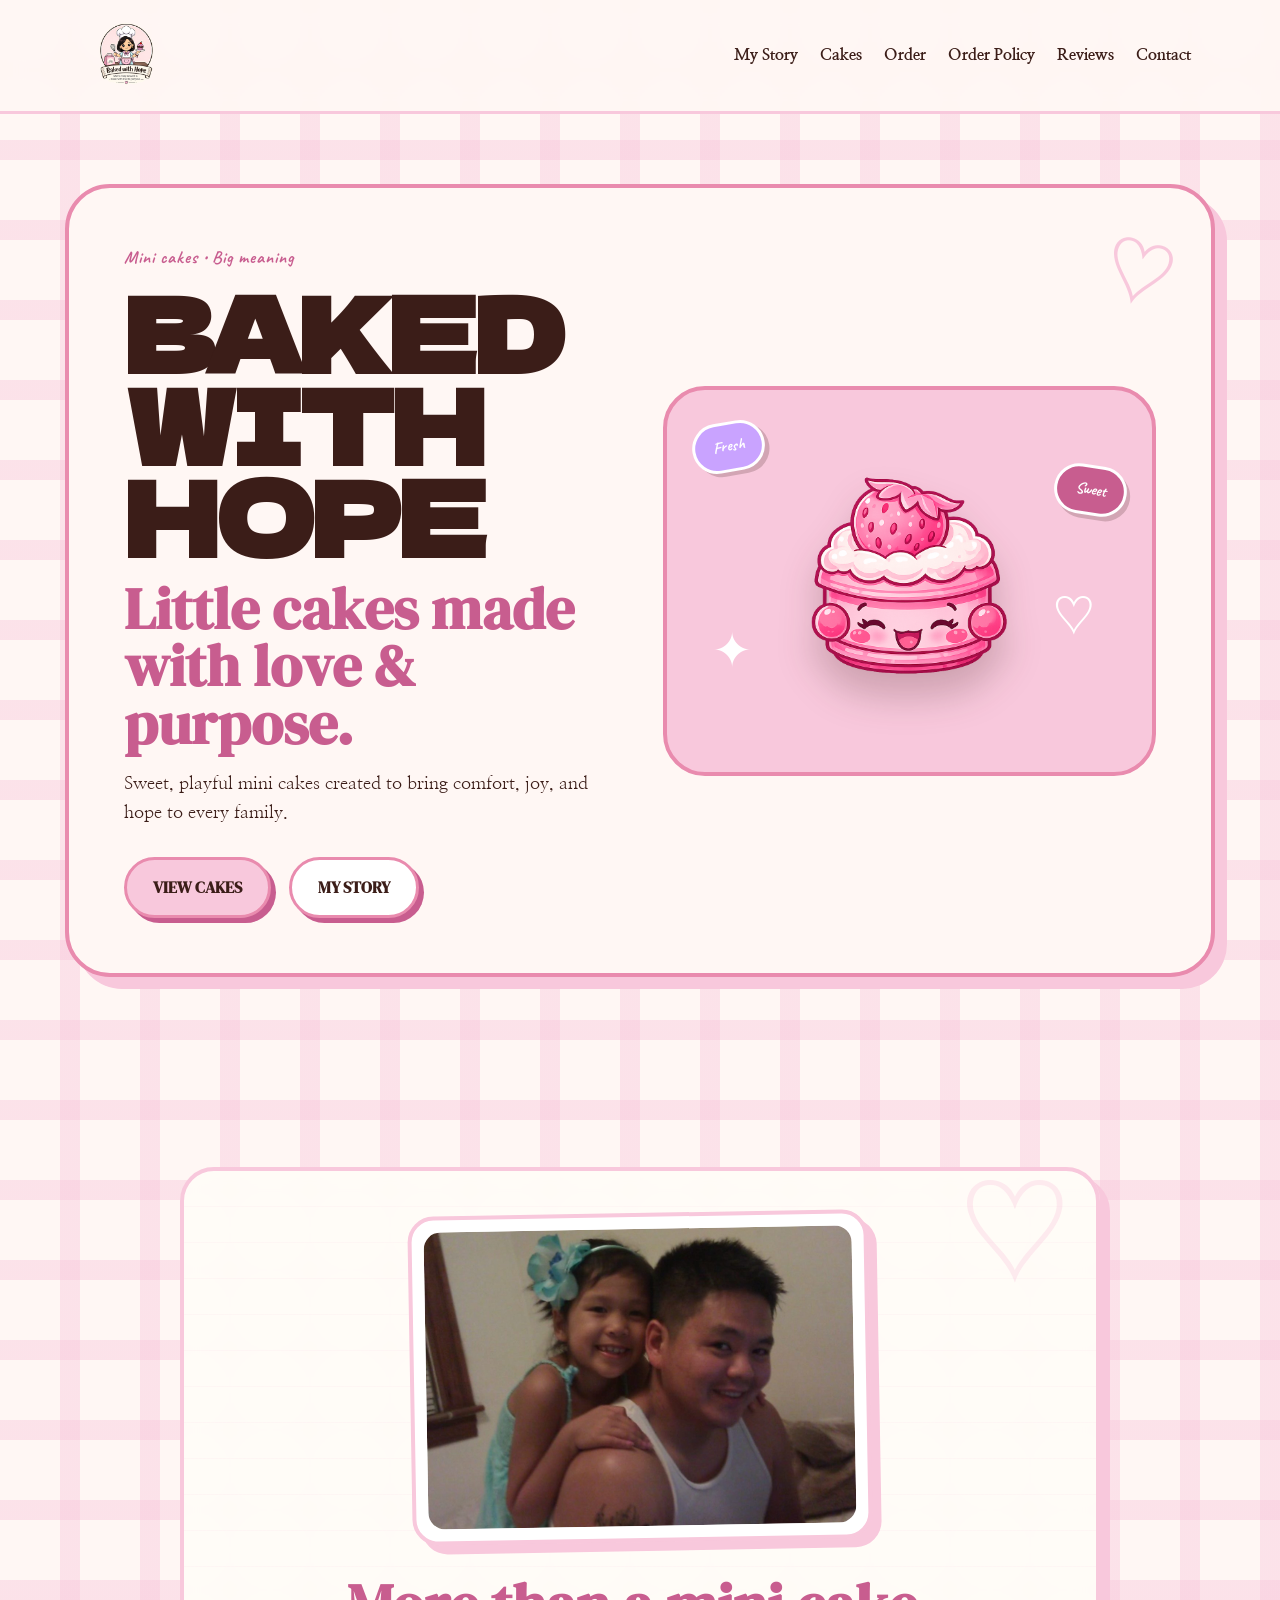
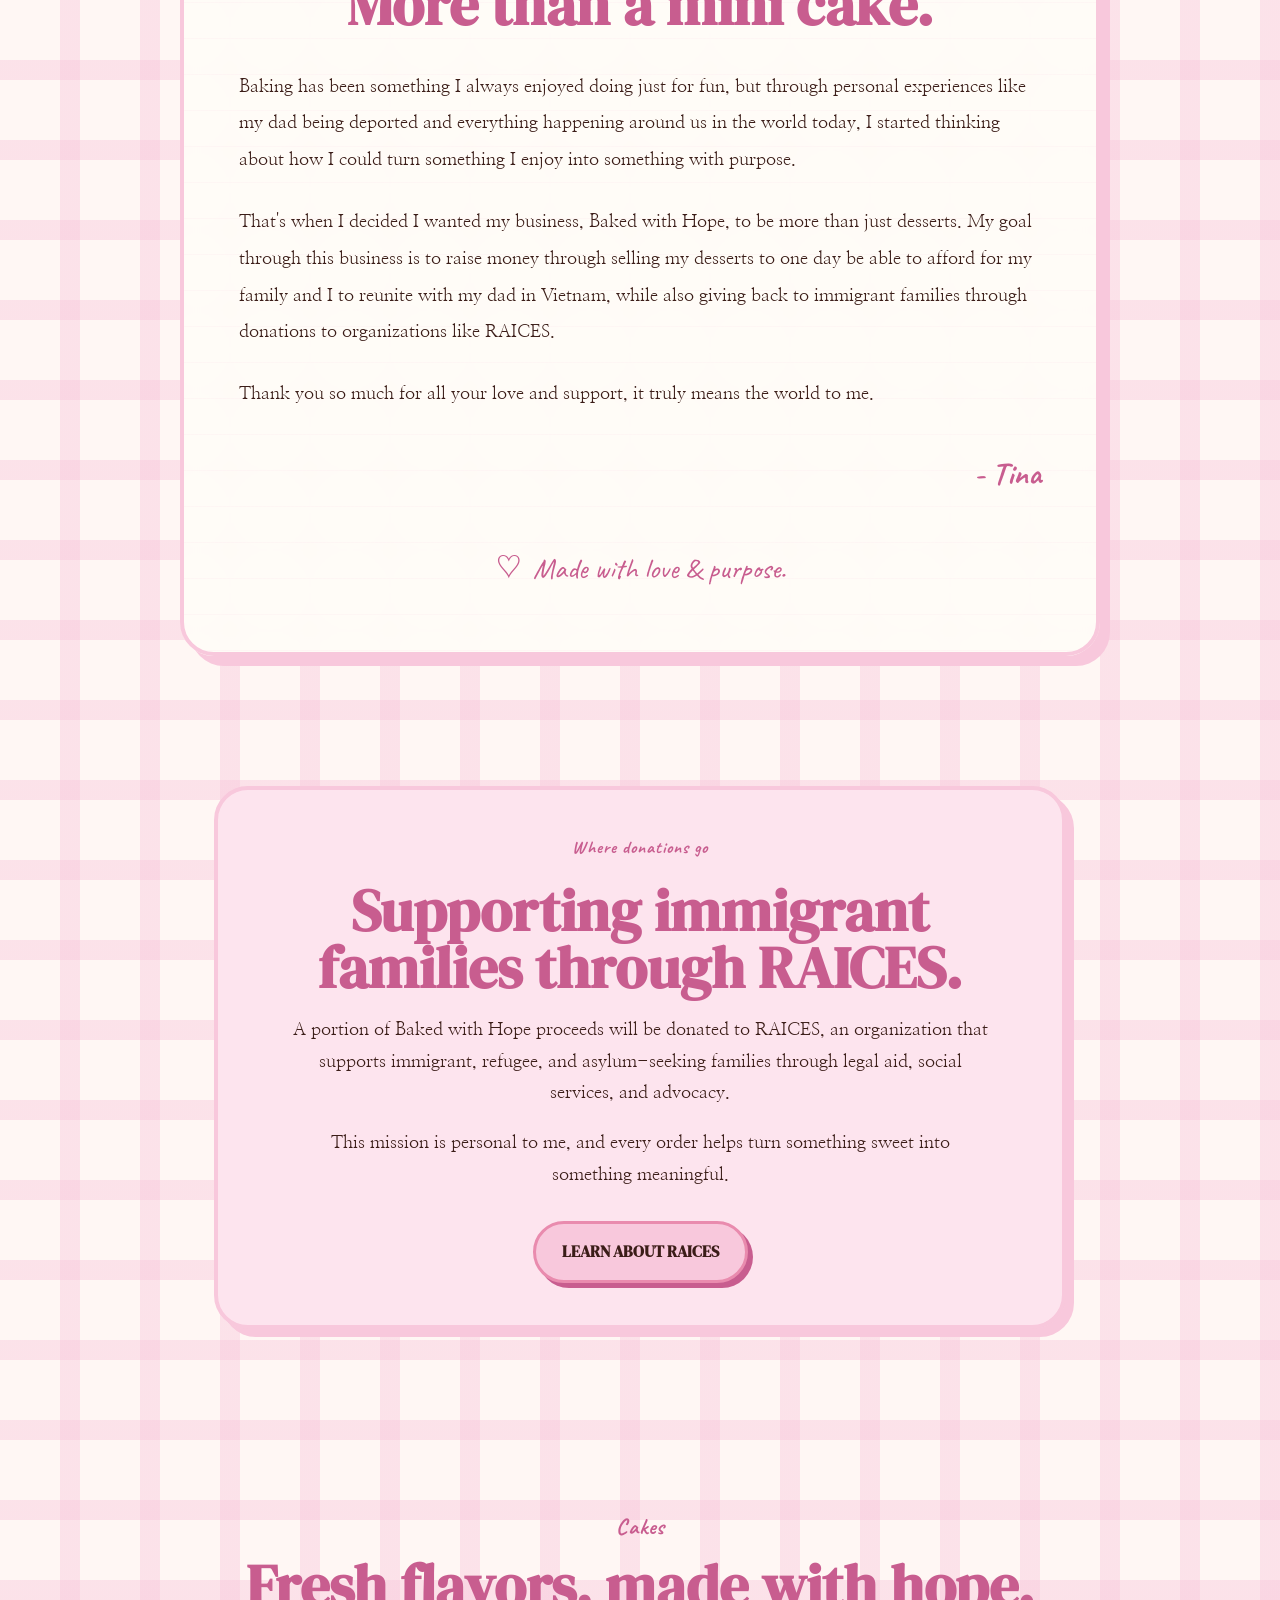
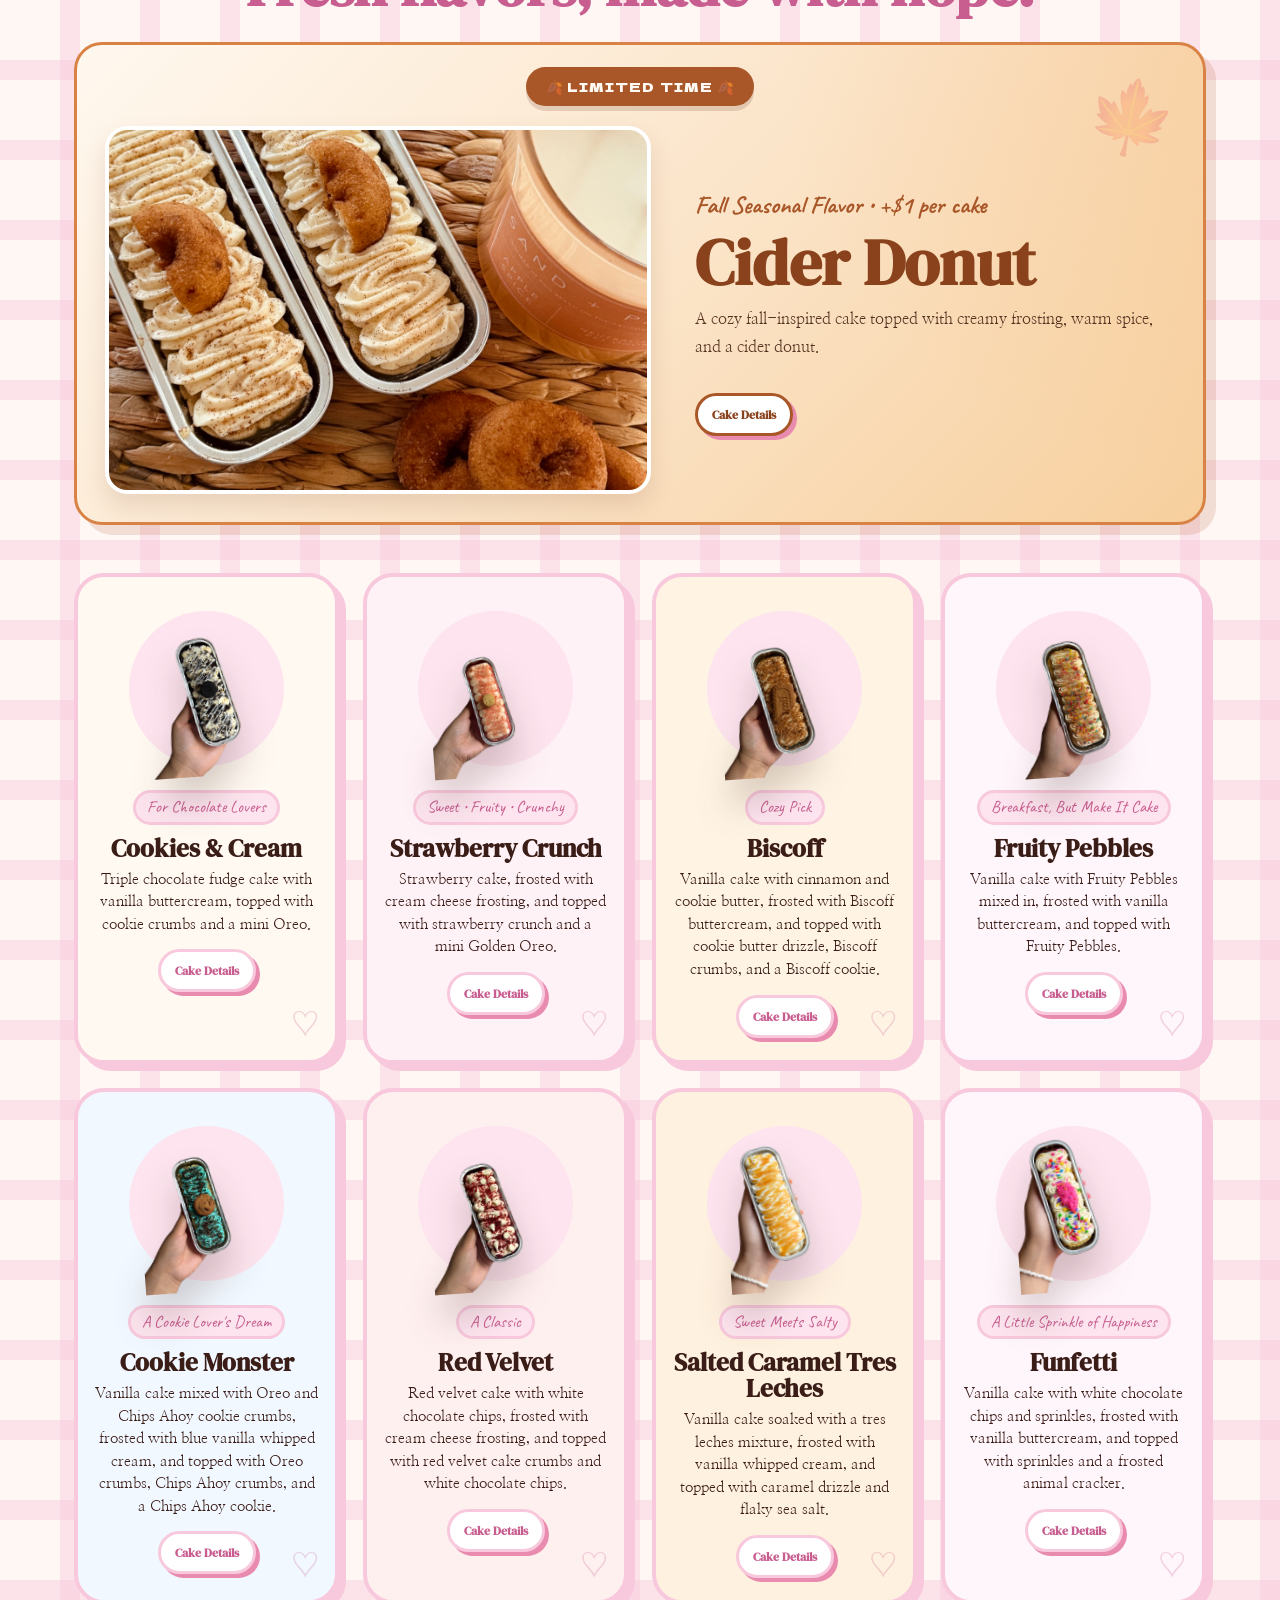
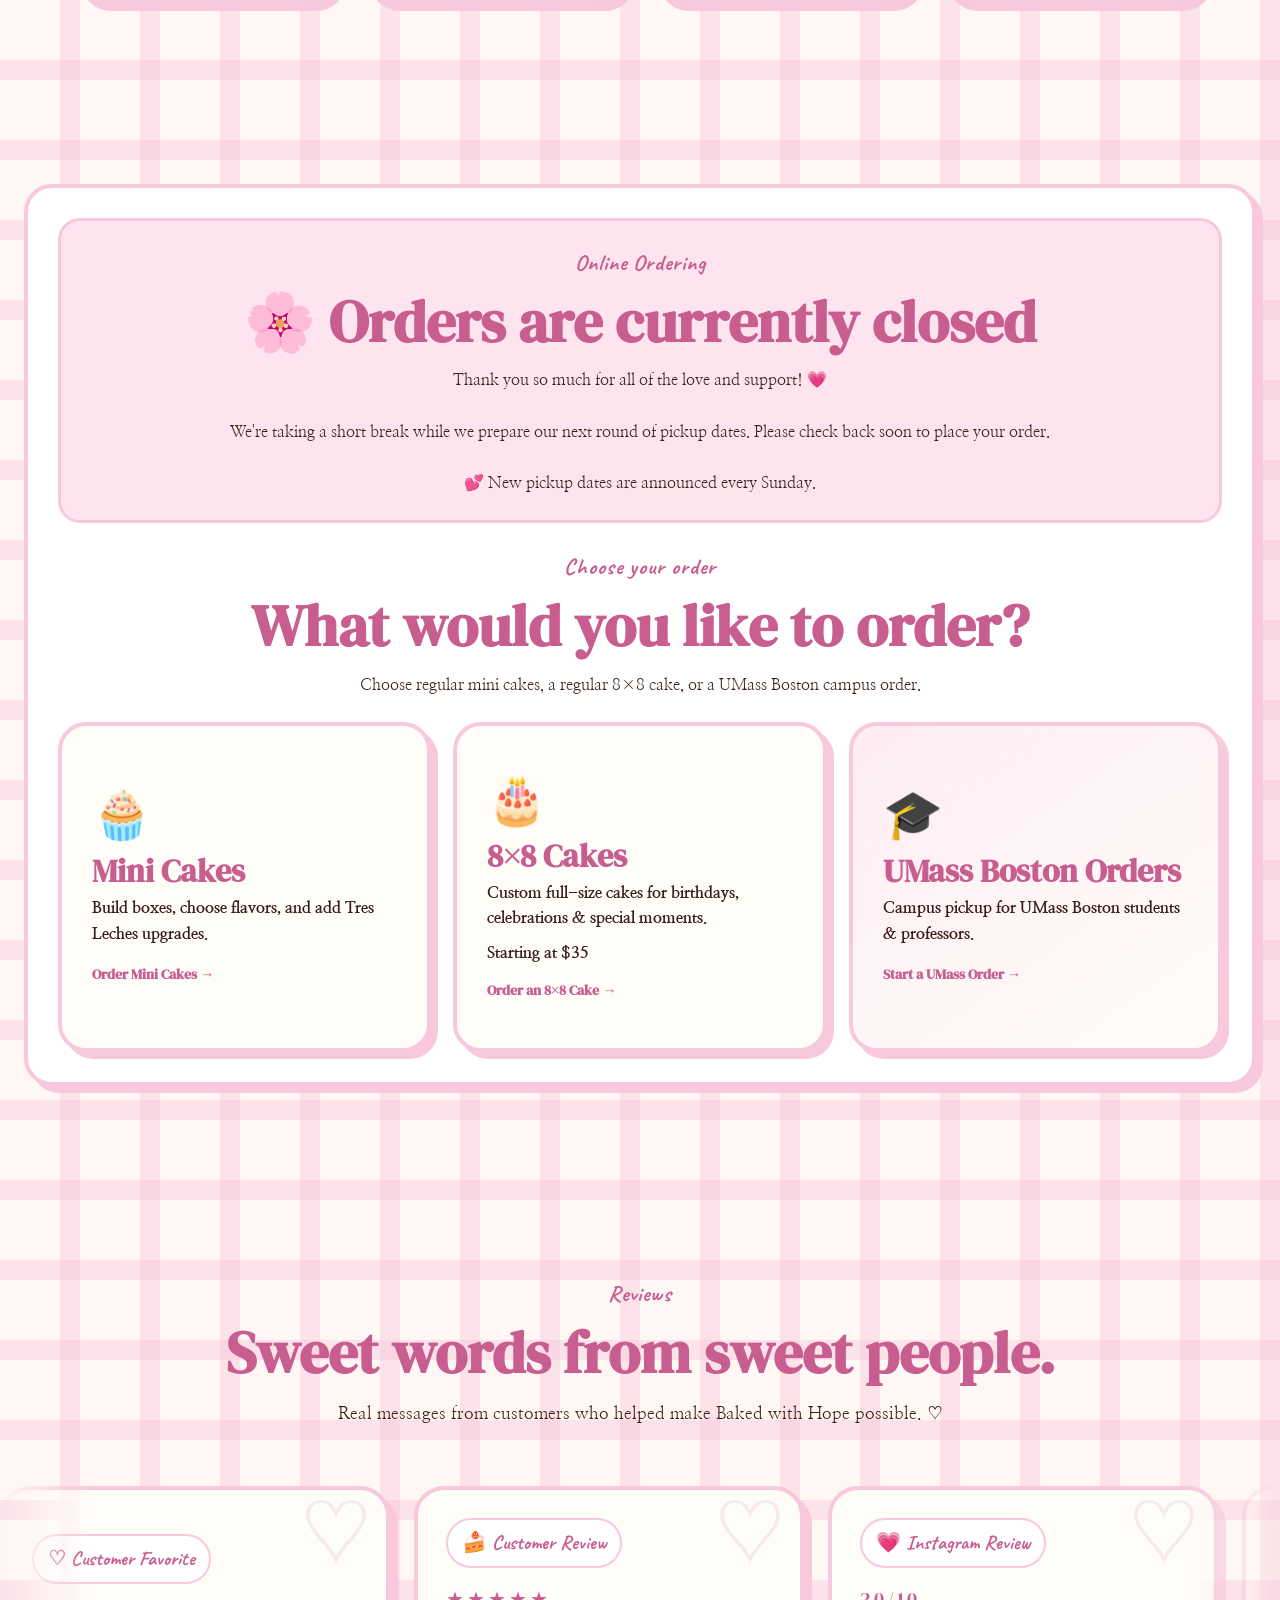
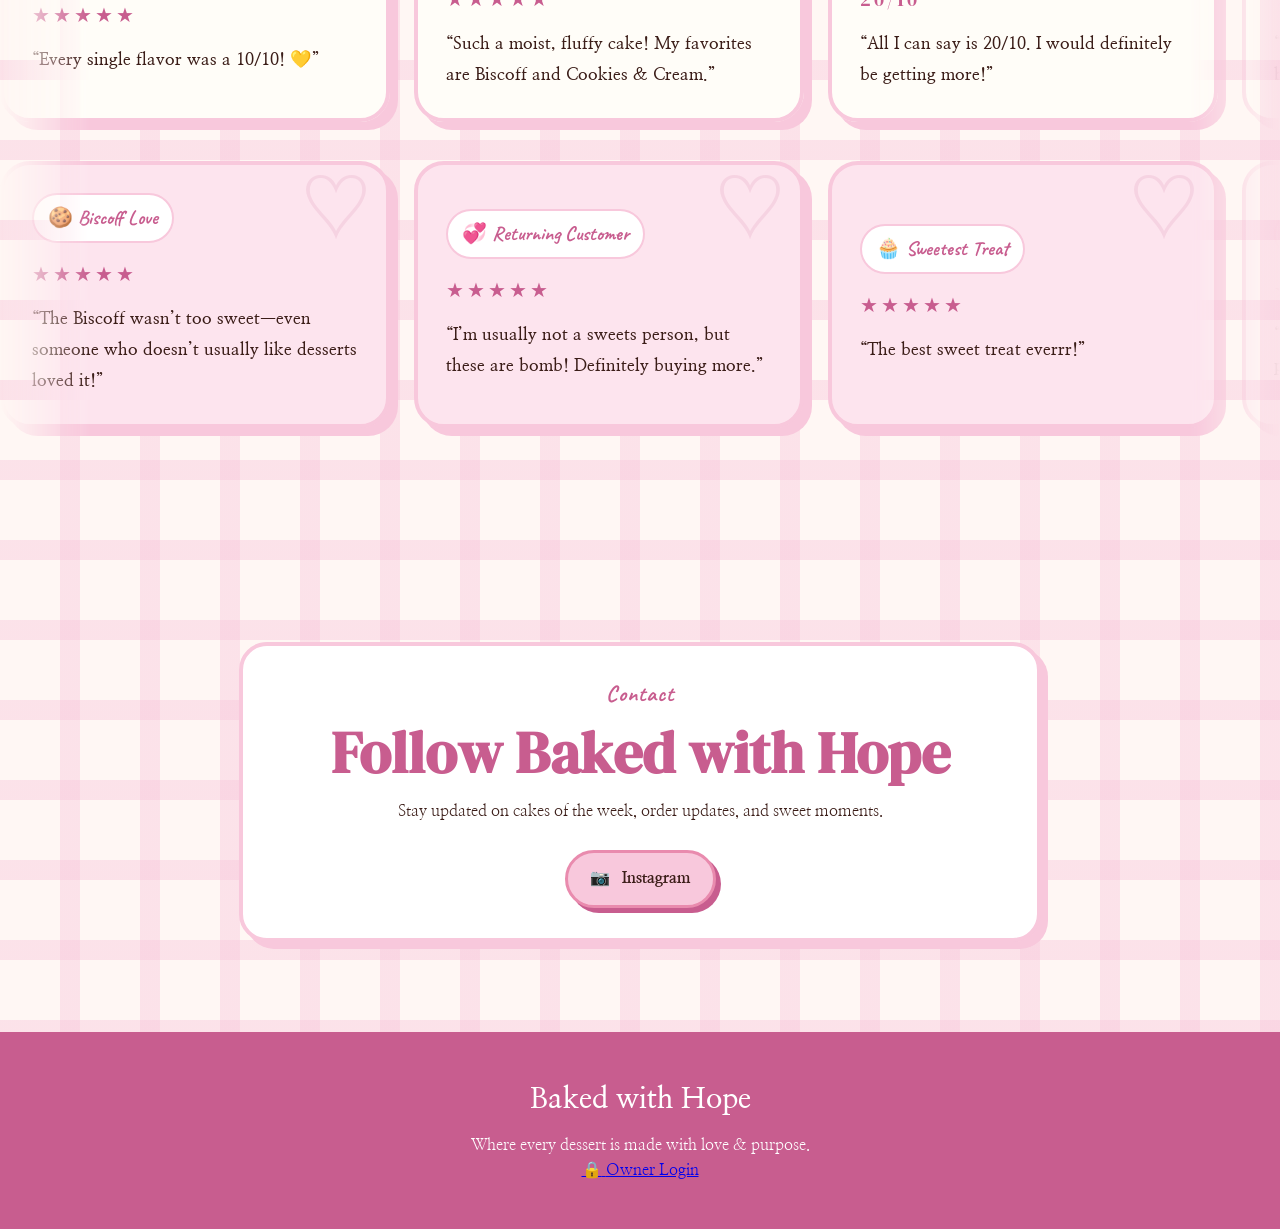
<file: index.html>
<!DOCTYPE html>
<html lang="en">
<head>
  <meta charset="UTF-8" />
  <meta name="viewport" content="width=device-width, initial-scale=1.0" />

  <title>Baked with Hope | Mini Cakes Made with Love</title>

  <link rel="stylesheet" href="style.css?v=21">

  <link rel="preconnect" href="https://fonts.googleapis.com">
  <link rel="preconnect" href="https://fonts.gstatic.com" crossorigin>
  <link href="https://fonts.googleapis.com/css2?family=Caveat:wght@700&family=Dela+Gothic+One&family=DM+Serif+Display&family=Nanum+Myeongjo:wght@400;700;800&display=swap" rel="stylesheet">
</head>

<body>

<header>
  <nav class="navbar">
    <a href="#" class="logo">
      <img src="BWHlogo.png" alt="Baked with Hope logo">
    </a>

    <div class="nav-links">
      <a href="#story">My Story</a>
      <a href="#cakes">Cakes</a>
      <a href="#orders">Order</a>
      <a href="order-policy.html" class="open-policy-link">Order Policy</a>
      <a href="#reviews">Reviews</a>
      <a href="#contact">Contact</a>
    </div>
  </nav>
</header>

<section class="hero">
  <div class="hero-card">

    <div class="hero-text">
      <p class="mini-label">Mini cakes • Big meaning</p>
      <h1>Baked with Hope</h1>
      <h2>Little cakes made with love & purpose.</h2>

      <p>
        Sweet, playful mini cakes created to bring comfort, joy,
        and hope to every family.
      </p>

      <div class="hero-buttons">
        <a href="#cakes" class="btn"><span>View Cakes</span></a>
        <a href="#story" class="btn white-btn"><span>My Story</span></a>
      </div>
    </div>

    <div class="cake-stage">
      <span class="sparkle sparkle-one">✦</span>
      <span class="sparkle sparkle-two">♡</span>
      <span class="sticker sticker-one">Fresh</span>
      <span class="sticker sticker-two">Sweet</span>

      <img class="floating-cake" src="floating-cake.png" alt="Baked with Hope mini cake">
    </div>

  </div>
</section>

<section id="story" class="section story-section">
  <div class="story-card">

    <div class="story-photo-top">
      <img src="dad-photo.jpg" alt="Family photo">
    </div>

    <h2>More than a mini cake.</h2>

    <div class="story-content">
      <p>
        Baking has been something I always enjoyed doing just for fun, but through personal experiences like my dad being deported and everything happening around us in the world today, I started thinking about how I could turn something I enjoy into something with purpose.
      </p>

      <p>
        That's when I decided I wanted my business, Baked with Hope, to be more than just desserts. My goal through this business is to raise money through selling my desserts to one day be able to afford for my family and I to reunite with my dad in Vietnam, while also giving back to immigrant families through donations to organizations like RAICES.
      </p>

      <p>
        Thank you so much for all your love and support, it truly means the world to me.
      </p>

      <p class="story-signature">- Tina</p>
    </div>

    <div class="story-footer">
      <span class="story-heart">♡</span>
      <p>Made with love &amp; purpose.</p>
    </div>

  </div>
</section>

<section class="section raices-section">
  <div class="raices-card">
    <p class="mini-label">Where donations go</p>

    <h2>Supporting immigrant families through RAICES.</h2>

    <p>
      A portion of Baked with Hope proceeds will be donated to RAICES,
      an organization that supports immigrant, refugee, and asylum-seeking
      families through legal aid, social services, and advocacy.
    </p>

    <p>
      This mission is personal to me, and every order helps
      turn something sweet into something meaningful.
    </p>

    <a href="https://raicestexas.org/" target="_blank" class="btn">
      <span>Learn About RAICES</span>
    </a>
  </div>
</section>

<section id="cakes" class="section cakes-section">
  <p class="mini-label center">Cakes</p>
  <h2 class="center">Fresh flavors, made with hope.</h2>

  <div class="seasonal-flavor-feature">
    <div class="seasonal-banner">🍂 LIMITED TIME 🍂</div>

    <div class="seasonal-flavor-content">
      <div class="seasonal-flavor-image">
        <img src="cider-donut.jpeg" alt="Cider Donut seasonal mini cakes">
      </div>

      <div class="seasonal-flavor-info">
        <span class="seasonal-kicker">Fall Seasonal Flavor • +$1 per cake</span>
        <h3>Cider Donut</h3>
        <p>
          A cozy fall-inspired cake topped with creamy frosting,
          warm spice, and a cider donut.
        </p>

        <button
          type="button"
          class="cake-details-link seasonal-details-link"
          data-flavor="Cider Donut"
          data-description="A cozy fall-inspired cake topped with creamy frosting, warm spice, and a cider donut. Available for a limited time."
        >
          Cake Details
        </button>
      </div>
    </div>
  </div>

  <div class="flavor-menu">

    <div class="flavor-item cookies">
      <div class="flavor-image">
        <img src="cookies-cream.png" alt="Cookies and Cream mini cake">
      </div>
      <div class="flavor-info">
        <span>For Chocolate Lovers</span>
        <h3>Cookies & Cream</h3>
        <p>Triple chocolate fudge cake with vanilla buttercream, topped with cookie crumbs and a mini Oreo.</p>
        <button type="button" class="cake-details-link" data-flavor="Cookies & Cream" data-description="Triple chocolate fudge cake with vanilla buttercream, topped with cookie crumbs and a mini Oreo.">Cake Details</button>
      </div>
    </div>

    <div class="flavor-item strawberry">
      <div class="flavor-image">
        <img src="strawberry-crunch.png" alt="Strawberry Crunch mini cake">
      </div>
      <div class="flavor-info">
        <span>Sweet • Fruity • Crunchy</span>
        <h3>Strawberry Crunch</h3>
        <p>Strawberry cake, frosted with cream cheese frosting, and topped with strawberry crunch and a mini Golden Oreo.</p>
        <button type="button" class="cake-details-link" data-flavor="Strawberry Crunch" data-description="Strawberry cake, frosted with cream cheese frosting, and topped with strawberry crunch and a mini Golden Oreo.">Cake Details</button>
      </div>
    </div>

    <div class="flavor-item biscoff">
      <div class="flavor-image">
        <img src="biscoff.png" alt="Biscoff mini cake">
      </div>
      <div class="flavor-info">
        <span>Cozy Pick</span>
        <h3>Biscoff</h3>
        <p>Vanilla cake with cinnamon and cookie butter, frosted with Biscoff buttercream, and topped with cookie butter drizzle, Biscoff crumbs, and a Biscoff cookie.</p>
        <button type="button" class="cake-details-link" data-flavor="Biscoff" data-description="Vanilla cake with cinnamon and cookie butter, frosted with Biscoff buttercream, and topped with cookie butter drizzle, Biscoff crumbs, and a Biscoff cookie.">Cake Details</button>
      </div>
    </div>

    <div class="flavor-item fruity">
      <div class="flavor-image">
        <img src="fruity-pebbles.png" alt="Fruity Pebbles mini cake">
      </div>
      <div class="flavor-info">
        <span>Breakfast, But Make It Cake</span>
        <h3>Fruity Pebbles</h3>
        <p>Vanilla cake with Fruity Pebbles mixed in, frosted with vanilla buttercream, and topped with Fruity Pebbles.</p>
        <button type="button" class="cake-details-link" data-flavor="Fruity Pebbles" data-description="Vanilla cake with Fruity Pebbles mixed in, frosted with vanilla buttercream, and topped with Fruity Pebbles.">Cake Details</button>
      </div>
    </div>

    <div class="flavor-item cookie-monster">
      <div class="flavor-image">
        <img src="cookie-monster.png" alt="Cookie Monster mini cake">
      </div>
      <div class="flavor-info">
        <span>A Cookie Lover's Dream</span>
        <h3>Cookie Monster</h3>
        <p>Vanilla cake mixed with Oreo and Chips Ahoy cookie crumbs, frosted with blue vanilla whipped cream, and topped with Oreo crumbs, Chips Ahoy crumbs, and a Chips Ahoy cookie.</p>
        <button type="button" class="cake-details-link" data-flavor="Cookie Monster" data-description="Vanilla cake mixed with Oreo and Chips Ahoy cookie crumbs, frosted with blue vanilla whipped cream, and topped with Oreo crumbs, Chips Ahoy crumbs, and a Chips Ahoy cookie.">Cake Details</button>
      </div>
    </div>

    <div class="flavor-item red-velvet">
      <div class="flavor-image">
        <img src="red-velvet.png" alt="Red Velvet mini cake">
      </div>
      <div class="flavor-info">
        <span>A Classic</span>
        <h3>Red Velvet</h3>
        <p>Red velvet cake with white chocolate chips, frosted with cream cheese frosting, and topped with red velvet cake crumbs and white chocolate chips.</p>
        <button type="button" class="cake-details-link" data-flavor="Red Velvet" data-description="Red velvet cake with white chocolate chips, frosted with cream cheese frosting, and topped with red velvet cake crumbs and white chocolate chips.">Cake Details</button>
      </div>
    </div>

    <div class="flavor-item salted-caramel">
      <div class="flavor-image">
        <img src="salted-caramel-tres-leches.png" alt="Salted Caramel Tres Leches mini cake">
      </div>
      <div class="flavor-info">
        <span>Sweet Meets Salty</span>
        <h3>Salted Caramel Tres Leches</h3>
        <p>Vanilla cake soaked with a tres leches mixture, frosted with vanilla whipped cream, and topped with caramel drizzle and flaky sea salt.</p>
        <button type="button" class="cake-details-link" data-flavor="Salted Caramel Tres Leches" data-description="Vanilla cake soaked with a tres leches mixture, frosted with vanilla whipped cream, and topped with caramel drizzle and flaky sea salt.">Cake Details</button>
      </div>
    </div>

    <div class="flavor-item funfetti">
      <div class="flavor-image">
        <img src="funfetti.png" alt="Funfetti mini cake">
      </div>
      <div class="flavor-info">
        <span>A Little Sprinkle of Happiness</span>
        <h3>Funfetti</h3>
        <p>Vanilla cake with white chocolate chips and sprinkles, frosted with vanilla buttercream, and topped with sprinkles and a frosted animal cracker.</p>
        <button type="button" class="cake-details-link" data-flavor="Funfetti" data-description="Vanilla cake with white chocolate chips and sprinkles, frosted with vanilla buttercream, and topped with sprinkles and a frosted animal cracker.">Cake Details</button>
      </div>
    </div>

  </div>
</section>

<section id="orders" class="section order-section">
  <div class="order-box">
    <div id="orderStatusPanel" class="order-status-panel" aria-live="polite">
      <p class="mini-label">Online Ordering</p>
      <h2 id="orderStatusTitle">Checking availability…</h2>
      <p id="orderStatusText">Please wait while we load the owner-approved pickup dates.</p>
    </div>

    <div id="orderCategoryChooser" class="order-category-chooser" hidden>
      <div class="order-category-heading">
        <p class="mini-label">Choose your order</p>
        <h2>What would you like to order?</h2>
        <p>Choose regular mini cakes, a regular 8×8 cake, or a UMass Boston campus order.</p>
      </div>

      <div class="order-category-grid">
        <button type="button" class="order-category-card" data-order-category="mini">
          <span class="order-category-icon" aria-hidden="true">🧁</span>
          <span class="order-category-title">Mini Cakes</span>
          <span class="order-category-copy">Build boxes, choose flavors, and add Tres Leches upgrades.</span>
          <span class="order-category-action">Order Mini Cakes →</span>
        </button>

        <button type="button" class="order-category-card" data-order-category="8x8">
          <span class="order-category-icon" aria-hidden="true">🎂</span>
          <span class="order-category-title">8×8 Cakes</span>
          <span class="order-category-copy">Custom full-size cakes for birthdays, celebrations &amp; special moments.</span>
          <span class="order-category-price">Starting at $35</span>
          <span class="order-category-action">Order an 8×8 Cake →</span>
        </button>

        <button type="button" class="order-category-card umass-order-card" data-order-category="umass">
          <span class="order-category-icon" aria-hidden="true">🎓</span>
          <span class="order-category-title">UMass Boston Orders</span>
          <span class="order-category-copy">Campus pickup for UMass Boston students &amp; professors.</span>
          <span class="order-category-action">Start a UMass Order →</span>
        </button>
      </div>
    </div>

    <div id="umassOrderChooser" class="order-form-shell umass-order-chooser" hidden>
      <button type="button" class="back-to-order-types" data-back-to-main-order-types>← Back to order types</button>

      <div class="umass-order-intro">
        <p class="mini-label">UMass Boston Orders</p>
        <h2>Choose your campus order</h2>
        <p>
          For UMass Boston students &amp; professors only. Tina will choose the campus pickup dates and timeframes based on her class schedule.
        </p>
      </div>

      <div class="order-category-grid umass-type-grid">
        <button type="button" class="order-category-card" data-umass-order-type="mini">
          <span class="order-category-icon" aria-hidden="true">🧁</span>
          <span class="order-category-title">Mini Cakes</span>
          <span class="order-category-copy">Same mini-cake flavors, box sizes, Tres Leches options, and packaging choices.</span>
          <span class="order-category-action">Order Mini Cakes on Campus →</span>
        </button>

        <button type="button" class="order-category-card" data-umass-order-type="8x8">
          <span class="order-category-icon" aria-hidden="true">🎂</span>
          <span class="order-category-title">8×8 Cake</span>
          <span class="order-category-copy">Same 8×8 flavors and add-ons with UMass Boston campus pickup.</span>
          <span class="order-category-action">Order an 8×8 Cake on Campus →</span>
        </button>
      </div>
    </div>

    <div id="miniOrderShell" class="order-form-shell" hidden>
      <button type="button" class="back-to-order-types" data-back-to-order-types>← Back</button>
      <div class="umass-mode-banner" data-umass-mode-banner hidden>
        <strong>🎓 UMass Boston Campus Order</strong>
        <span>For UMass Boston students &amp; professors only.</span>
      </div>

    <form id="orderForm" hidden>
      <div class="form-intro">
        <p class="mini-label">Custom Orders</p>
        <h2>Request mini cakes</h2>
        <p>Build each box, choose an approved pickup date, and review the order policy before submitting.</p>
      </div>

      <label for="name">Name</label>
      <input type="text" id="name" autocomplete="name" placeholder="Your Name" required>

      <label for="phone">Phone number</label>
      <input type="tel" id="phone" autocomplete="tel" placeholder="Phone Number" required>

      <label for="email">Email address</label>
      <input type="email" id="email" autocomplete="email" placeholder="Email Address" required>

      <label for="numberOfBoxes">Number of boxes</label>
      <select id="numberOfBoxes" required>
        <option value="1">1 Box</option>
        <option value="2">2 Boxes</option>
        <option value="3">3 Boxes</option>
        <option value="4">4 Boxes</option>
        <option value="5">5 Boxes</option>
      </select>

      <div id="boxBuilder"></div>

      <label for="payment">Payment method</label>
      <select id="payment" required>
        <option value="">Choose Payment Method</option>
        <option>Venmo</option>
        <option>Cash App</option>
        <option>Zelle</option>
        <option>Cash</option>
      </select>

      <fieldset class="pickup-fieldset">
        <legend>Owner-approved pickup date</legend>
        <p class="calendar-help" id="miniPickupHelp">Only highlighted dates are available. Use the arrows to view future months.</p>
        <input type="hidden" id="pickupDate" required>
        <div id="pickupCalendar" class="pickup-calendar" aria-label="Pickup date calendar"></div>
        <p id="selectedPickupDate" class="selected-date">No pickup date selected.</p>

        <div
          id="pickupTimeframeArea"
          class="pickup-timeframe-area"
          hidden
        >
          <label for="pickupTimeframe">Pickup timeframe</label>

          <select id="pickupTimeframe" required>
            <option value="">Choose a pickup timeframe</option>
          </select>

          <p class="timeframe-help">
            Timeframes are selected by the owner for this pickup date.
          </p>
        </div>
      </fieldset>

      <label for="notes">Notes or special message</label>
      <textarea id="notes" placeholder="Notes or special message"></textarea>

      <fieldset class="custom-packaging-fieldset">
        <legend>Custom packaging</legend>
        <p class="packaging-help">Add a ribbon, or pair the ribbon with a personalized card to make the order extra special.</p>

        <div class="packaging-choice-row" role="radiogroup" aria-label="Add custom packaging">
          <label class="packaging-choice">
            <input type="radio" name="customPackaging" value="No" checked>
            <span>No</span>
          </label>

          <label class="packaging-choice">
            <input type="radio" name="customPackaging" value="Yes">
            <span>Yes</span>
          </label>
        </div>

        <div id="customPackagingDetails" class="custom-packaging-details" hidden>
          <label for="packagingOccasion">Occasion</label>
          <input
            type="text"
            id="packagingOccasion"
            maxlength="80"
            placeholder="Birthday, graduation, anniversary, thank-you gift..."
          >

          <label for="packagingOption">Packaging option</label>
          <select id="packagingOption">
            <option value="">Choose a packaging option</option>
            <option value="Ribbon" data-price="2">Ribbon — +$2.00</option>
            <option value="Ribbon + Custom Card" data-price="3">Ribbon + custom card — +$3.00</option>
          </select>

          <div id="ribbonFields" class="packaging-subsection" hidden>
            <fieldset class="packaging-color-fieldset">
              <legend>Ribbon color</legend>
              <p class="packaging-color-help">Tap a color to select it.</p>

              <input type="hidden" id="ribbonColor" value="">

              <div class="packaging-color-grid" id="ribbonColorGrid">
                <label class="packaging-color-choice">
                  <input type="radio" name="ribbonColorChoice" value="Gold Glitter">
                  <span class="packaging-swatch swatch-gold-glitter" aria-hidden="true"></span>
                  <span>Gold Glitter</span>
                </label>

                <label class="packaging-color-choice">
                  <input type="radio" name="ribbonColorChoice" value="Silver Glitter">
                  <span class="packaging-swatch swatch-silver-glitter" aria-hidden="true"></span>
                  <span>Silver Glitter</span>
                </label>

                <label class="packaging-color-choice">
                  <input type="radio" name="ribbonColorChoice" value="White">
                  <span class="packaging-swatch" style="--swatch-color:#ffffff" aria-hidden="true"></span>
                  <span>White</span>
                </label>

                <label class="packaging-color-choice">
                  <input type="radio" name="ribbonColorChoice" value="Silver">
                  <span class="packaging-swatch" style="--swatch-color:#b9bcc3" aria-hidden="true"></span>
                  <span>Silver</span>
                </label>

                <label class="packaging-color-choice">
                  <input type="radio" name="ribbonColorChoice" value="Light Pink">
                  <span class="packaging-swatch" style="--swatch-color:#f5b8cf" aria-hidden="true"></span>
                  <span>Light Pink</span>
                </label>

                <label class="packaging-color-choice">
                  <input type="radio" name="ribbonColorChoice" value="Hot Pink">
                  <span class="packaging-swatch" style="--swatch-color:#df4f8e" aria-hidden="true"></span>
                  <span>Hot Pink</span>
                </label>

                <label class="packaging-color-choice">
                  <input type="radio" name="ribbonColorChoice" value="Yellow">
                  <span class="packaging-swatch" style="--swatch-color:#ead952" aria-hidden="true"></span>
                  <span>Yellow</span>
                </label>

                <label class="packaging-color-choice">
                  <input type="radio" name="ribbonColorChoice" value="Gold">
                  <span class="packaging-swatch" style="--swatch-color:#d1a13a" aria-hidden="true"></span>
                  <span>Gold</span>
                </label>

                <label class="packaging-color-choice">
                  <input type="radio" name="ribbonColorChoice" value="Peach">
                  <span class="packaging-swatch" style="--swatch-color:#f3a081" aria-hidden="true"></span>
                  <span>Peach</span>
                </label>

                <label class="packaging-color-choice">
                  <input type="radio" name="ribbonColorChoice" value="Orange">
                  <span class="packaging-swatch" style="--swatch-color:#e96c35" aria-hidden="true"></span>
                  <span>Orange</span>
                </label>

                <label class="packaging-color-choice">
                  <input type="radio" name="ribbonColorChoice" value="Red">
                  <span class="packaging-swatch" style="--swatch-color:#c82f38" aria-hidden="true"></span>
                  <span>Red</span>
                </label>

                <label class="packaging-color-choice">
                  <input type="radio" name="ribbonColorChoice" value="Burgundy">
                  <span class="packaging-swatch" style="--swatch-color:#7d2331" aria-hidden="true"></span>
                  <span>Burgundy</span>
                </label>

                <label class="packaging-color-choice">
                  <input type="radio" name="ribbonColorChoice" value="Green">
                  <span class="packaging-swatch" style="--swatch-color:#3ca55c" aria-hidden="true"></span>
                  <span>Green</span>
                </label>

                <label class="packaging-color-choice">
                  <input type="radio" name="ribbonColorChoice" value="Dark Green">
                  <span class="packaging-swatch" style="--swatch-color:#245f3f" aria-hidden="true"></span>
                  <span>Dark Green</span>
                </label>

                <label class="packaging-color-choice">
                  <input type="radio" name="ribbonColorChoice" value="Light Blue">
                  <span class="packaging-swatch" style="--swatch-color:#83c7e7" aria-hidden="true"></span>
                  <span>Light Blue</span>
                </label>

                <label class="packaging-color-choice">
                  <input type="radio" name="ribbonColorChoice" value="Royal Blue">
                  <span class="packaging-swatch" style="--swatch-color:#2467bf" aria-hidden="true"></span>
                  <span>Royal Blue</span>
                </label>

                <label class="packaging-color-choice">
                  <input type="radio" name="ribbonColorChoice" value="Navy Blue">
                  <span class="packaging-swatch" style="--swatch-color:#24395c" aria-hidden="true"></span>
                  <span>Navy Blue</span>
                </label>

                <label class="packaging-color-choice">
                  <input type="radio" name="ribbonColorChoice" value="Purple">
                  <span class="packaging-swatch" style="--swatch-color:#7d3aa8" aria-hidden="true"></span>
                  <span>Purple</span>
                </label>

                <label class="packaging-color-choice">
                  <input type="radio" name="ribbonColorChoice" value="Black">
                  <span class="packaging-swatch" style="--swatch-color:#1b1b1b" aria-hidden="true"></span>
                  <span>Black</span>
                </label>
              </div>

              <p id="selectedRibbonColor" class="selected-packaging-color" aria-live="polite">
                No ribbon color selected.
              </p>
            </fieldset>
          </div>

          <div id="cardFields" class="packaging-subsection" hidden>
            <fieldset class="packaging-color-fieldset">
              <legend>Card color</legend>
              <p class="packaging-color-help">Choose one of the available pastel card colors.</p>

              <input type="hidden" id="cardColor" value="">

              <div class="packaging-color-grid card-color-grid" id="cardColorGrid">
                <label class="packaging-color-choice">
                  <input type="radio" name="cardColorChoice" value="Dusty Rose">
                  <span class="packaging-swatch" style="--swatch-color:#d6a09d" aria-hidden="true"></span>
                  <span>Dusty Rose</span>
                </label>

                <label class="packaging-color-choice">
                  <input type="radio" name="cardColorChoice" value="Taupe Gray">
                  <span class="packaging-swatch" style="--swatch-color:#b7ada7" aria-hidden="true"></span>
                  <span>Taupe Gray</span>
                </label>

                <label class="packaging-color-choice">
                  <input type="radio" name="cardColorChoice" value="Blush Pink">
                  <span class="packaging-swatch" style="--swatch-color:#efd0ca" aria-hidden="true"></span>
                  <span>Blush Pink</span>
                </label>

                <label class="packaging-color-choice">
                  <input type="radio" name="cardColorChoice" value="Powder Blue">
                  <span class="packaging-swatch" style="--swatch-color:#b9d3df" aria-hidden="true"></span>
                  <span>Powder Blue</span>
                </label>

                <label class="packaging-color-choice">
                  <input type="radio" name="cardColorChoice" value="Soft Peach">
                  <span class="packaging-swatch" style="--swatch-color:#efd5bd" aria-hidden="true"></span>
                  <span>Soft Peach</span>
                </label>

                <label class="packaging-color-choice">
                  <input type="radio" name="cardColorChoice" value="Sage Green">
                  <span class="packaging-swatch" style="--swatch-color:#c5d0c2" aria-hidden="true"></span>
                  <span>Sage Green</span>
                </label>
              </div>

              <p id="selectedCardColor" class="selected-packaging-color" aria-live="polite">
                No card color selected.
              </p>
            </fieldset>

            <label for="customCardMessage">Custom card message</label>
            <textarea
              id="customCardMessage"
              maxlength="300"
              placeholder="Write the message exactly as you would like it on the card..."
            ></textarea>
            <small class="card-message-help">Maximum 300 characters.</small>
          </div>
        </div>
      </fieldset>

      <label class="policy-agreement">
        <input type="checkbox" id="policyAgreement" required>
        <span>I have read and agree to the <button type="button" class="inline-policy-button open-policy-link">Baked with Hope Order Policy</button>.</span>
      </label>

      <div class="total-box">
        <h3>Total: <span id="totalDisplay">$0.00</span></h3>
        <p id="paymentInstructions">Choose a payment method to see instructions.</p>
      </div>

      <button type="submit" id="submitOrderButton">Send Order</button>
      <p id="formMessage" aria-live="polite"></p>
    </form>
    </div>

    <div id="eightOrderShell" class="order-form-shell" hidden>
      <button type="button" class="back-to-order-types" data-back-to-order-types>← Back</button>
      <div class="umass-mode-banner" data-umass-mode-banner hidden>
        <strong>🎓 UMass Boston Campus Order</strong>
        <span>For UMass Boston students &amp; professors only.</span>
      </div>

      <form id="eightOrderForm">
        <div class="eight-order-hero">
          <div class="eight-order-hero-image">
            <img
              src="8x8-cake.jpeg"
              alt="Baked with Hope decorated 8×8 cake"
            >
          </div>

          <div class="form-intro eight-order-hero-copy">
            <p class="mini-label">8×8 Cake Orders</p>
            <h2>Customize your 8×8 cake</h2>
            <p>Base price: <strong>$35.00</strong>. Choose your flavor, optional add-ons, and an approved pickup time.</p>
          </div>
        </div>

        <label for="eightName">Name</label>
        <input type="text" id="eightName" autocomplete="name" placeholder="Your Name" required>

        <label for="eightPhone">Phone number</label>
        <input type="tel" id="eightPhone" autocomplete="tel" placeholder="Phone Number" required>

        <label for="eightEmail">Email address</label>
        <input type="email" id="eightEmail" autocomplete="email" placeholder="Email Address" required>

        <fieldset class="eight-cake-options">
          <legend>Cake details</legend>

          <label for="eightFlavor">Flavor</label>
          <select id="eightFlavor" required>
            <option value="">Choose a flavor</option>
          </select>

          <div id="eightTresRow" class="eight-addon-row">
            <label class="eight-addon-choice">
              <input type="checkbox" id="eightTresLeches">
              <span>
                <strong>Make it Tres Leches</strong>
                <small>+$4.00</small>
              </span>
            </label>
            <p id="eightTresNote" class="eight-addon-note" hidden>
              Salted Caramel Tres Leches already includes Tres Leches. The 8×8 Tres Leches price is $39.00.
            </p>
          </div>
        </fieldset>

        <fieldset class="eight-cake-options">
          <legend>Celebration details</legend>

          <label for="eightOccasion">Occasion</label>
          <input
            type="text"
            id="eightOccasion"
            maxlength="100"
            placeholder="Birthday, graduation, anniversary, baby shower..."
            required
          >

        </fieldset>

        <fieldset class="eight-cake-options">
          <legend>Add-ons</legend>

          <div class="eight-addon-card">
            <label class="eight-addon-choice">
              <input type="checkbox" id="eightTopper">
              <span>
                <strong>Cake topper</strong>
                <small>+$2.00</small>
              </span>
            </label>

            <div id="eightTopperFields" class="eight-addon-fields" hidden>
              <label for="eightTopperColor">Topper color</label>
              <select id="eightTopperColor">
                <option value="">Choose topper color</option>
                <option>Gold</option>
                <option>Silver</option>
                <option>Black</option>
              </select>
            </div>
          </div>

          <div class="eight-addon-card">
            <label class="eight-addon-choice">
              <input type="checkbox" id="eightGlitter">
              <span>
                <strong>Edible glitter spray</strong>
                <small>+$2.00</small>
              </span>
            </label>

            <div id="eightGlitterFields" class="eight-addon-fields" hidden>
              <label for="eightGlitterColor">Glitter color</label>
              <select id="eightGlitterColor">
                <option value="">Choose glitter color</option>
                <option>White</option>
                <option>Gold</option>
              </select>
            </div>
          </div>

          <div class="eight-addon-card">
            <label class="eight-addon-choice">
              <input type="checkbox" id="eightGiftPackaging">
              <span>
                <strong>Ribbon + custom card</strong>
                <small>+$2.00</small>
              </span>
            </label>

            <div id="eightGiftPackagingFields" class="eight-addon-fields" hidden>
              <fieldset class="packaging-color-fieldset">
                <legend>Ribbon color</legend>
                <p class="packaging-color-help">Tap a color to select it.</p>
                <input type="hidden" id="eightRibbonColor" value="">
                <div id="eightRibbonColorGrid" class="packaging-color-grid"></div>
                <p id="eightSelectedRibbonColor" class="selected-packaging-color">No ribbon color selected.</p>
              </fieldset>

              <fieldset class="packaging-color-fieldset">
                <legend>Card color</legend>
                <p class="packaging-color-help">Tap a color to select it.</p>
                <input type="hidden" id="eightCardColor" value="">
                <div id="eightCardColorGrid" class="packaging-color-grid"></div>
                <p id="eightSelectedCardColor" class="selected-packaging-color">No card color selected.</p>
              </fieldset>

              <label for="eightCardMessage">Custom card message</label>
              <textarea
                id="eightCardMessage"
                maxlength="300"
                placeholder="Write your message exactly how you would like it on the card."
              ></textarea>
            </div>
          </div>
        </fieldset>

        <label for="eightPayment">Payment method</label>
        <select id="eightPayment" required>
          <option value="">Choose Payment Method</option>
          <option>Venmo</option>
          <option>Cash App</option>
          <option>Zelle</option>
          <option>Cash</option>
        </select>

        <fieldset class="pickup-fieldset">
          <legend>Owner-approved pickup date</legend>
          <p class="calendar-help" id="eightPickupHelp">Only highlighted dates are available. Use the arrows to view future months.</p>
          <input type="hidden" id="eightPickupDate" required>
          <div id="eightPickupCalendar" class="pickup-calendar" aria-label="8×8 cake pickup date calendar"></div>
          <p id="eightSelectedPickupDate" class="selected-date">No pickup date selected.</p>

          <div id="eightPickupTimeframeArea" class="pickup-timeframe-area" hidden>
            <label for="eightPickupTimeframe">Pickup timeframe</label>
            <select id="eightPickupTimeframe" required>
              <option value="">Choose a pickup timeframe</option>
            </select>
            <p class="timeframe-help">Timeframes are selected by the owner for this pickup date.</p>
          </div>
        </fieldset>

        <label class="policy-agreement">
          <input type="checkbox" id="eightPolicyAgreement" required>
          <span>I have read and agree to the <button type="button" class="inline-policy-button open-policy-link">Baked with Hope Order Policy</button>.</span>
        </label>

        <div class="total-box">
          <h3>Total: <span id="eightTotalDisplay">$35.00</span></h3>
          <p id="eightPaymentInstructions">Choose a payment method to see instructions.</p>
        </div>

        <button type="submit" id="submitEightOrderButton">Send 8×8 Cake Order</button>
        <p id="eightFormMessage" aria-live="polite"></p>
      </form>
    </div>
  </div>
</section>

<div id="cakeDetailsModal" class="cake-details-modal" hidden>
  <div class="modal-backdrop" data-close-cake-details></div>
  <section class="cake-details-dialog" role="dialog" aria-modal="true" aria-labelledby="cakeDetailsTitle">
    <button type="button" class="modal-close" aria-label="Close cake details" data-close-cake-details>×</button>
    <p class="mini-label">What’s inside</p>
    <h2 id="cakeDetailsTitle"></h2>
    <p id="cakeDetailsText" class="cake-details-text"></p>
  </section>
</div>

<div id="policyModal" class="policy-modal" hidden>
  <div class="modal-backdrop" data-close-policy></div>
  <section class="policy-modal-shell" role="dialog" aria-modal="true" aria-labelledby="policyModalTitle">
    <button type="button" class="modal-close policy-modal-close" aria-label="Close order policy" data-close-policy>×</button>
    <div class="policy-image-wrap">
  <img
    src="order-policy.jpg"
    alt="Baked with Hope Order Policy"
    class="policy-image"
  >
</div>
        <p class="policy-closing">As Baked with Hope is a one-person business, I kindly ask that you please respect my time and my policies. Every order is baked, decorated, packaged, and prepared by me, so I truly appreciate your patience and understanding as I do my best to accommodate everyone 💗🍬</p>
      </article>
    </div>
  </section>
</div>

<section id="reviews" class="reviews-marquee-section">
  <div class="reviews-heading">
    <p class="mini-label center">Reviews</p>
    <h2 class="center">Sweet words from sweet people.</h2>
    <p class="reviews-intro">
      Real messages from customers who helped make Baked with Hope possible. ♡
    </p>
  </div>

  <!-- FIRST MOVING ROW -->
  <div class="reviews-marquee">
    <div class="reviews-track reviews-track-slow">

      <!-- Original group -->
      <div class="reviews-group">
        <article class="moving-review-card">
          <span class="review-tag">♡ Customer Favorite</span>
          <div class="review-stars">★★★★★</div>
          <p>“Every single flavor was a 10/10! 💛”</p>
        </article>

        <article class="moving-review-card">
          <span class="review-tag">🍰 Customer Review</span>
          <div class="review-stars">★★★★★</div>
          <p>“Such a moist, fluffy cake! My favorites are Biscoff and Cookies &amp; Cream.”</p>
        </article>

        <article class="moving-review-card">
          <span class="review-tag">💗 Instagram Review</span>
          <div class="review-stars">20/10</div>
          <p>“All I can say is 20/10. I would definitely be getting more!”</p>
        </article>

        <article class="moving-review-card">
          <span class="review-tag">✨ Worth Trying</span>
          <div class="review-stars">★★★★★</div>
          <p>“Presentation: 10/10. The taste? Even better. Definitely worth trying!”</p>
        </article>

        <article class="moving-review-card">
          <span class="review-tag">🤍 Sweet Feedback</span>
          <div class="review-stars">★★★★★</div>
          <p>“A must try! 10/10, and it goes toward such a good cause.”</p>
        </article>
      </div>

      <!-- Duplicate group for seamless looping -->
      <div class="reviews-group" aria-hidden="true">
        <article class="moving-review-card">
          <span class="review-tag">♡ Customer Favorite</span>
          <div class="review-stars">★★★★★</div>
          <p>“Every single flavor was a 10/10! 💛”</p>
        </article>

        <article class="moving-review-card">
          <span class="review-tag">🍰 Customer Review</span>
          <div class="review-stars">★★★★★</div>
          <p>“Such a moist, fluffy cake! My favorites are Biscoff and Cookies &amp; Cream.”</p>
        </article>

        <article class="moving-review-card">
          <span class="review-tag">💗 Instagram Review</span>
          <div class="review-stars">20/10</div>
          <p>“All I can say is 20/10. I would definitely be getting more!”</p>
        </article>

        <article class="moving-review-card">
          <span class="review-tag">✨ Worth Trying</span>
          <div class="review-stars">★★★★★</div>
          <p>“Presentation: 10/10. The taste? Even better. Definitely worth trying!”</p>
        </article>

        <article class="moving-review-card">
          <span class="review-tag">🤍 Sweet Feedback</span>
          <div class="review-stars">★★★★★</div>
          <p>“A must try! 10/10, and it goes toward such a good cause.”</p>
        </article>
      </div>

    </div>
  </div>

  <!-- SECOND MOVING ROW -->
  <div class="reviews-marquee">
    <div class="reviews-track reviews-track-gentle">

      <!-- Original group -->
      <div class="reviews-group">
        <article class="moving-review-card alternate-review">
          <span class="review-tag">🍪 Biscoff Love</span>
          <div class="review-stars">★★★★★</div>
          <p>“The Biscoff wasn’t too sweet—even someone who doesn’t usually like desserts loved it!”</p>
        </article>

        <article class="moving-review-card alternate-review">
          <span class="review-tag">💞 Returning Customer</span>
          <div class="review-stars">★★★★★</div>
          <p>“I’m usually not a sweets person, but these are bomb! Definitely buying more.”</p>
        </article>

        <article class="moving-review-card alternate-review">
          <span class="review-tag">🧁 Sweetest Treat</span>
          <div class="review-stars">★★★★★</div>
          <p>“The best sweet treat everrr!”</p>
        </article>

        <article class="moving-review-card alternate-review">
          <span class="review-tag">💗 Love &amp; Purpose</span>
          <div class="review-stars">★★★★★</div>
          <p>“Not only are they delicious, every purchase supports an amazing cause.”</p>
        </article>

        <article class="moving-review-card alternate-review">
          <span class="review-tag">🍓 Fan Favorite</span>
          <div class="review-stars">★★★★★</div>
          <p>“My favorites have to be Strawberry and Biscoff. I loved every flavor!”</p>
        </article>
      </div>

      <!-- Duplicate group for seamless looping -->
      <div class="reviews-group" aria-hidden="true">
        <article class="moving-review-card alternate-review">
          <span class="review-tag">🍪 Biscoff Love</span>
          <div class="review-stars">★★★★★</div>
          <p>“The Biscoff wasn’t too sweet—even someone who doesn’t usually like desserts loved it!”</p>
        </article>

        <article class="moving-review-card alternate-review">
          <span class="review-tag">💞 Returning Customer</span>
          <div class="review-stars">★★★★★</div>
          <p>“I’m usually not a sweets person, but these are bomb! Definitely buying more.”</p>
        </article>

        <article class="moving-review-card alternate-review">
          <span class="review-tag">🧁 Sweetest Treat</span>
          <div class="review-stars">★★★★★</div>
          <p>“The best sweet treat everrr!”</p>
        </article>

        <article class="moving-review-card alternate-review">
          <span class="review-tag">💗 Love &amp; Purpose</span>
          <div class="review-stars">★★★★★</div>
          <p>“Not only are they delicious, every purchase supports an amazing cause.”</p>
        </article>

        <article class="moving-review-card alternate-review">
          <span class="review-tag">🍓 Fan Favorite</span>
          <div class="review-stars">★★★★★</div>
          <p>“My favorites have to be Strawberry and Biscoff. I loved every flavor!”</p>
        </article>
      </div>

    </div>
  </div>
</section>

<section id="contact" class="section contact-section">
  <div class="contact-card">
    <p class="mini-label">Contact</p>
    <h2>Follow Baked with Hope</h2>
    <p>
      Stay updated on cakes of the week, order updates, and sweet moments.
    </p>

    <div class="social-links">
      <a href="https://www.instagram.com/bakedwithhope.ma/" target="_blank">
        <span>📷</span> Instagram
      </a>
    </div>
  </div>
</section>

<footer>
  <h3>Baked with Hope</h3>
  <p>Where every dessert is made with love & purpose.</p>

  <a
    href="admin.html"
    class="owner-login-link"
    aria-label="Owner login"
    title="Owner login"
  >
    <span aria-hidden="true">🔒</span>
    <span>Owner Login</span>
  </a>
</footer>

<script>
/*
  Paste the PUBLIC Apps Script deployment URL below after deploying Code.gs.
  Keep the Apps Script Settings sheet set to CLOSED while testing.
*/
const scriptURL = "https://script.google.com/macros/s/AKfycbyzHnskl5J9bOdANItTy1B819uoa1zAXd6TgkahTNiAfRC7H8SelhZpZePTeIZIwH6uLA/exec";

const boxOptions = [
  { name: "Single Mini", cakes: 1, price: 5.50 },
  { name: "Duo Pack", cakes: 2, price: 11.00 },
  { name: "Signature Pack", cakes: 4, price: 20.00 },
  { name: "Family Pack", cakes: 6, price: 29.00 },
  { name: "Sampler Box", cakes: 8, price: 38.00 },
  { name: "Build Your Own 8 Pack", cakes: 8, price: 38.00 },
  { name: "Celebration Box", cakes: 12, price: 54.00 }
];

const flavors = [
  "Cider Donut",
  "Cookies & Cream", "Strawberry Crunch", "Biscoff", "Fruity Pebbles",
  "Cookie Monster", "Red Velvet", "Salted Caramel Tres Leches", "Funfetti"
];

const TRES_UPGRADE_PRICE = 1.00;
const CIDER_DONUT_SURCHARGE = 1.00;
const CIDER_DONUT_8X8_SURCHARGE = 3.00;
const SALTED_CARAMEL_SINGLE_SURCHARGE = 0.50;
const NO_TRES_OPTION = ["Salted Caramel Tres Leches"];

const state = {
  approvedDates: new Set(),
  dateTimeframes: {},
  umassApprovedDates: new Set(),
  umassDateTimeframes: {},
  soldOutWeeks: new Set(),
  selectedDate: "",
  visibleMonth: new Date(new Date().getFullYear(), new Date().getMonth(), 1),
  acceptingOrders: false
};

let orderContext = "regular";

const eightState = {
  selectedDate: "",
  visibleMonth: new Date(new Date().getFullYear(), new Date().getMonth(), 1)
};

const EIGHT_BASE_PRICE = 35;
const EIGHT_TRES_PRICE = 4;
const EIGHT_TOPPER_PRICE = 2;
const EIGHT_GLITTER_PRICE = 2;
const EIGHT_GIFT_PACKAGING_PRICE = 2;

const eightRibbonColors = [
  ["Gold Glitter", "swatch-gold-glitter", ""],
  ["Silver Glitter", "swatch-silver-glitter", ""],
  ["White", "", "#ffffff"],
  ["Silver", "", "#b9bcc3"],
  ["Light Pink", "", "#f5b8cf"],
  ["Hot Pink", "", "#df4f8e"],
  ["Yellow", "", "#ead952"],
  ["Gold", "", "#d1a13a"],
  ["Peach", "", "#f3a081"],
  ["Orange", "", "#e96c35"],
  ["Red", "", "#c82f38"],
  ["Burgundy", "", "#7d2331"],
  ["Green", "", "#3ca55c"],
  ["Dark Green", "", "#245f3f"],
  ["Light Blue", "", "#83c7e7"],
  ["Royal Blue", "", "#2467bf"],
  ["Navy Blue", "", "#233d6b"],
  ["Purple", "", "#8049a7"],
  ["Black", "", "#171717"]
];

const eightCardColors = [
  ["Dusty Rose", "#d99b9d"],
  ["Taupe Gray", "#aaa29c"],
  ["Blush Pink", "#efd1c7"],
  ["Powder Blue", "#b9d4de"],
  ["Soft Peach", "#f2cfac"],
  ["Sage Green", "#c8d0bb"]
];

const orderForm = document.getElementById("orderForm");
const boxBuilder = document.getElementById("boxBuilder");
const numberOfBoxes = document.getElementById("numberOfBoxes");
const paymentSelect = document.getElementById("payment");
const totalDisplay = document.getElementById("totalDisplay");
const paymentInstructions = document.getElementById("paymentInstructions");
const formMessage = document.getElementById("formMessage");
const submitButton = document.getElementById("submitOrderButton");
const pickupDateInput = document.getElementById("pickupDate");
const calendar = document.getElementById("pickupCalendar");
const pickupTimeframeArea = document.getElementById("pickupTimeframeArea");
const pickupTimeframeSelect = document.getElementById("pickupTimeframe");

const orderCategoryChooser = document.getElementById("orderCategoryChooser");
const umassOrderChooser = document.getElementById("umassOrderChooser");
const miniOrderShell = document.getElementById("miniOrderShell");
const eightOrderShell = document.getElementById("eightOrderShell");
const eightOrderForm = document.getElementById("eightOrderForm");
const eightFlavorSelect = document.getElementById("eightFlavor");
const eightTresLeches = document.getElementById("eightTresLeches");
const eightTresNote = document.getElementById("eightTresNote");
const eightTopper = document.getElementById("eightTopper");
const eightTopperFields = document.getElementById("eightTopperFields");
const eightTopperColor = document.getElementById("eightTopperColor");
const eightGlitter = document.getElementById("eightGlitter");
const eightGlitterFields = document.getElementById("eightGlitterFields");
const eightGlitterColor = document.getElementById("eightGlitterColor");
const eightGiftPackaging = document.getElementById("eightGiftPackaging");
const eightGiftPackagingFields = document.getElementById("eightGiftPackagingFields");
const eightRibbonColor = document.getElementById("eightRibbonColor");
const eightRibbonColorGrid = document.getElementById("eightRibbonColorGrid");
const eightSelectedRibbonColor = document.getElementById("eightSelectedRibbonColor");
const eightCardColor = document.getElementById("eightCardColor");
const eightCardColorGrid = document.getElementById("eightCardColorGrid");
const eightSelectedCardColor = document.getElementById("eightSelectedCardColor");
const eightCardMessage = document.getElementById("eightCardMessage");
const eightPayment = document.getElementById("eightPayment");
const eightPaymentInstructions = document.getElementById("eightPaymentInstructions");
const eightPickupDate = document.getElementById("eightPickupDate");
const eightPickupCalendar = document.getElementById("eightPickupCalendar");
const eightSelectedPickupDate = document.getElementById("eightSelectedPickupDate");
const eightPickupTimeframeArea = document.getElementById("eightPickupTimeframeArea");
const eightPickupTimeframe = document.getElementById("eightPickupTimeframe");
const eightTotalDisplay = document.getElementById("eightTotalDisplay");
const eightFormMessage = document.getElementById("eightFormMessage");
const submitEightOrderButton = document.getElementById("submitEightOrderButton");

const customPackagingDetails = document.getElementById("customPackagingDetails");
const packagingOccasionInput = document.getElementById("packagingOccasion");
const packagingOptionSelect = document.getElementById("packagingOption");
const ribbonFields = document.getElementById("ribbonFields");
const ribbonColorInput = document.getElementById("ribbonColor");
const ribbonColorChoices = document.querySelectorAll('input[name="ribbonColorChoice"]');
const selectedRibbonColorText = document.getElementById("selectedRibbonColor");

const cardFields = document.getElementById("cardFields");
const cardColorInput = document.getElementById("cardColor");
const cardColorChoices = document.querySelectorAll('input[name="cardColorChoice"]');
const selectedCardColorText = document.getElementById("selectedCardColor");
const customCardMessageInput = document.getElementById("customCardMessage");

const PACKAGING_PRICES = {
  "Ribbon": 2,
  "Ribbon + Custom Card": 3
};

function money(amount) {
  return "$" + Number(amount).toFixed(2);
}

function formatIsoDate(date) {
  const year = date.getFullYear();
  const month = String(date.getMonth() + 1).padStart(2, "0");
  const day = String(date.getDate()).padStart(2, "0");
  return `${year}-${month}-${day}`;
}

function weekKeyFromIso(isoDate) {
  const date = new Date(`${isoDate}T12:00:00`);
  const day = date.getDay();
  const sunday = new Date(date);
  sunday.setDate(date.getDate() - day);
  return formatIsoDate(sunday);
}

async function apiGet(action) {
  if (!scriptURL.startsWith("https://script.google.com/")) {
    throw new Error("Apps Script URL has not been added yet.");
  }
  const response = await fetch(`${scriptURL}?action=${encodeURIComponent(action)}&t=${Date.now()}`);
  const data = await response.json();
  if (!data.ok) throw new Error(data.message || "Unable to load ordering data.");
  return data;
}

function setOrderSubmissionAvailability(isOpen) {
  state.acceptingOrders = Boolean(isOpen);

  if (submitButton) {
    submitButton.disabled = !state.acceptingOrders;
    submitButton.textContent =
      state.acceptingOrders
        ? "Submit Order"
        : "Ordering Currently Closed";
  }

  if (submitEightOrderButton) {
    submitEightOrderButton.disabled =
      !state.acceptingOrders;

    submitEightOrderButton.textContent =
      state.acceptingOrders
        ? "Send 8×8 Cake Order"
        : "Ordering Currently Closed";
  }

  document
    .querySelectorAll(".order-form-shell")
    .forEach(shell => {
      shell.classList.toggle(
        "order-preview-mode",
        !state.acceptingOrders
      );
    });
}

async function loadOrderingState() {
  const title = document.getElementById("orderStatusTitle");
  const text = document.getElementById("orderStatusText");

  try {
    const data = await apiGet("orderingState");
    state.approvedDates = new Set(data.approvedDates || []);
    state.dateTimeframes = data.dateTimeframes || {};
    state.umassApprovedDates = new Set(data.umassApprovedDates || []);
    state.umassDateTimeframes = data.umassDateTimeframes || {};
    state.soldOutWeeks = new Set(data.soldOutWeeks || []);

if (!data.acceptingOrders) {
  title.textContent =
    data.statusTitle ||
    "🌸 Orders are currently closed";

  text.innerHTML = `
    ${data.statusMessage || "Ordering is temporarily paused."}
    <br><br>
    <span class="availability-pill">
      💗 You can still view all order forms and plan your order below.
    </span>
  `;

  orderForm.hidden = false;
  orderCategoryChooser.hidden = false;
  miniOrderShell.hidden = true;
  eightOrderShell.hidden = true;
  umassOrderChooser.hidden = true;

  setOrderSubmissionAvailability(false);

  renderBoxes();
  renderCalendar();
  renderEightCalendar();
  return;
}

    if (state.approvedDates.size === 0) {
      title.textContent = "New pickup dates are coming soon.";
      text.innerHTML = `
        The owner has not released any pickup dates yet. Please check back soon.
        <br><br>
        <span class="availability-pill">
          💗 The order forms are still available to preview below.
        </span>
      `;

      orderForm.hidden = false;
      orderCategoryChooser.hidden = false;
      miniOrderShell.hidden = true;
      eightOrderShell.hidden = true;

      setOrderSubmissionAvailability(false);

      renderBoxes();
      renderCalendar();
      renderEightCalendar();
      return;
    }

orderForm.hidden = false;
orderCategoryChooser.hidden = false;
miniOrderShell.hidden = true;
eightOrderShell.hidden = true;

setOrderSubmissionAvailability(true);

title.textContent = "🧁 Now accepting orders!";

text.innerHTML = `
  Pickup dates are updated weekly.
  <br><br>
  Choose one of the available pickup dates below to reserve your order.
  <br><br>

  <span class="availability-pill">
    💗 Weekly pickup dates are now available!
  </span>
`;
    renderBoxes();
    renderCalendar();
  } catch (error) {
    title.textContent = "🌸 Orders are currently closed";

    text.innerHTML = `
      Thank you so much for all of the love and support! 💗
      <br><br>
      We're taking a short break while we prepare our next round of pickup dates.
      Please check back soon to place your order.
      <br><br>

      <span class="availability-pill">
        💕 New pickup dates are announced every Sunday.
      </span>
    `;

    orderForm.hidden = false;
    orderCategoryChooser.hidden = false;
    miniOrderShell.hidden = true;
    eightOrderShell.hidden = true;
    umassOrderChooser.hidden = true;

    setOrderSubmissionAvailability(false);

    renderBoxes();
    renderCalendar();
    renderEightCalendar();
  }
}


function getActiveApprovedDates() {
  return orderContext === "umass"
    ? state.umassApprovedDates
    : state.approvedDates;
}

function getActiveDateTimeframes() {
  return orderContext === "umass"
    ? state.umassDateTimeframes
    : state.dateTimeframes;
}

function updatePickupModeCopy() {
  const miniHelp = document.getElementById("miniPickupHelp");
  const eightHelp = document.getElementById("eightPickupHelp");
  const text =
    orderContext === "umass"
      ? "Only Tina-approved UMass Boston campus pickup dates are highlighted."
      : "Only highlighted dates are available. Use the arrows to view future months.";

  if (miniHelp) miniHelp.textContent = text;
  if (eightHelp) eightHelp.textContent = text;

  document.querySelectorAll("[data-umass-mode-banner]").forEach(banner => {
    banner.hidden = orderContext !== "umass";
  });
}

function resetActivePickupSelections() {
  state.selectedDate = "";
  pickupDateInput.value = "";
  document.getElementById("selectedPickupDate").textContent =
    "No pickup date selected.";
  pickupTimeframeSelect.innerHTML =
    '<option value="">Choose a pickup timeframe</option>';
  pickupTimeframeArea.hidden = true;

  eightState.selectedDate = "";
  eightPickupDate.value = "";
  eightSelectedPickupDate.textContent =
    "No pickup date selected.";
  eightPickupTimeframe.innerHTML =
    '<option value="">Choose a pickup timeframe</option>';
  eightPickupTimeframeArea.hidden = true;
}

function showOrderCategory(category) {
  if (category === "umass") {
    orderContext = "umass";
    orderCategoryChooser.hidden = true;
    miniOrderShell.hidden = true;
    eightOrderShell.hidden = true;
    umassOrderChooser.hidden = false;
    updatePickupModeCopy();

    document.getElementById("orders").scrollIntoView({
      behavior: "smooth",
      block: "start"
    });

    return;
  }

  orderContext = "regular";
  resetActivePickupSelections();
  updatePickupModeCopy();

  orderCategoryChooser.hidden = true;
  umassOrderChooser.hidden = true;
  miniOrderShell.hidden = category !== "mini";
  eightOrderShell.hidden = category !== "8x8";

  if (category === "mini") {
    renderBoxes();
    renderCalendar();
  }

  if (category === "8x8") {
    populateEightFlavorOptions();
    renderEightColorPickers();
    updateEightAddonFields();
    updateEightTotal();
    renderEightCalendar();
  }

  document.getElementById("orders").scrollIntoView({
    behavior: "smooth",
    block: "start"
  });
}

function showUmassOrderType(type) {
  orderContext = "umass";
  resetActivePickupSelections();
  updatePickupModeCopy();

  orderCategoryChooser.hidden = true;
  umassOrderChooser.hidden = true;
  miniOrderShell.hidden = type !== "mini";
  eightOrderShell.hidden = type !== "8x8";

  if (type === "mini") {
    renderBoxes();
    renderCalendar();
  } else {
    populateEightFlavorOptions();
    renderEightColorPickers();
    updateEightAddonFields();
    updateEightTotal();
    renderEightCalendar();
  }

  document.getElementById("orders").scrollIntoView({
    behavior: "smooth",
    block: "start"
  });
}

function showOrderChooser() {
  const wasUmass = orderContext === "umass";

  miniOrderShell.hidden = true;
  eightOrderShell.hidden = true;

  if (wasUmass) {
    umassOrderChooser.hidden = false;
    orderCategoryChooser.hidden = true;
  } else {
    umassOrderChooser.hidden = true;
    orderCategoryChooser.hidden = false;
  }

  eightFormMessage.textContent = "";
  formMessage.textContent = "";
}

function showMainOrderChooser() {
  orderContext = "regular";
  miniOrderShell.hidden = true;
  eightOrderShell.hidden = true;
  umassOrderChooser.hidden = true;
  orderCategoryChooser.hidden = false;
  updatePickupModeCopy();
}

document.querySelectorAll("[data-order-category]").forEach(button => {
  button.addEventListener("click", () => {
    showOrderCategory(button.dataset.orderCategory);
  });
});

document.querySelectorAll("[data-umass-order-type]").forEach(button => {
  button.addEventListener("click", () => {
    showUmassOrderType(button.dataset.umassOrderType);
  });
});

document.querySelectorAll("[data-back-to-order-types]").forEach(button => {
  button.addEventListener("click", showOrderChooser);
});

document.querySelectorAll("[data-back-to-main-order-types]").forEach(button => {
  button.addEventListener("click", showMainOrderChooser);
});

function populateEightFlavorOptions() {
  if (eightFlavorSelect.options.length > 1) return;

  flavors.forEach(flavor => {
    const option = document.createElement("option");
    option.value = flavor;
    option.textContent =
      flavor === "Cider Donut"
        ? "Cider Donut (+$3 seasonal)"
        : flavor === "Salted Caramel Tres Leches"
          ? "Salted Caramel Tres Leches — $39"
          : flavor;
    eightFlavorSelect.appendChild(option);
  });
}

function renderEightColorPickers() {
  if (!eightRibbonColorGrid.children.length) {
    eightRibbonColorGrid.innerHTML = eightRibbonColors.map(([name, className, color]) => `
      <label class="packaging-color-choice">
        <input type="radio" name="eightRibbonColorChoice" value="${name}">
        <span
          class="packaging-swatch ${className}"
          ${color ? `style="--swatch-color:${color}"` : ""}
          aria-hidden="true"
        ></span>
        <span>${name}</span>
      </label>
    `).join("");

    eightRibbonColorGrid.querySelectorAll('input[name="eightRibbonColorChoice"]').forEach(input => {
      input.addEventListener("change", () => {
        eightRibbonColor.value = input.value;
        eightSelectedRibbonColor.textContent = "Selected ribbon: " + input.value;
      });
    });
  }

  if (!eightCardColorGrid.children.length) {
    eightCardColorGrid.innerHTML = eightCardColors.map(([name, color]) => `
      <label class="packaging-color-choice">
        <input type="radio" name="eightCardColorChoice" value="${name}">
        <span class="packaging-swatch" style="--swatch-color:${color}" aria-hidden="true"></span>
        <span>${name}</span>
      </label>
    `).join("");

    eightCardColorGrid.querySelectorAll('input[name="eightCardColorChoice"]').forEach(input => {
      input.addEventListener("change", () => {
        eightCardColor.value = input.value;
        eightSelectedCardColor.textContent = "Selected card: " + input.value;
      });
    });
  }
}

function resetEightColorChoice(name, hiddenInput, label) {
  document.querySelectorAll(`input[name="${name}"]`).forEach(input => {
    input.checked = false;
  });

  hiddenInput.value = "";
  label.textContent =
    name === "eightRibbonColorChoice"
      ? "No ribbon color selected."
      : "No card color selected.";
}

function updateEightAddonFields() {
  const saltedCaramel =
    eightFlavorSelect.value === "Salted Caramel Tres Leches";

  eightTresLeches.disabled = saltedCaramel;
  eightTresNote.hidden = !saltedCaramel;

  if (saltedCaramel) {
    eightTresLeches.checked = false;
  }

  eightTopperFields.hidden = !eightTopper.checked;
  eightTopperColor.required = eightTopper.checked;

  if (!eightTopper.checked) {
    eightTopperColor.value = "";
  }

  eightGlitterFields.hidden = !eightGlitter.checked;
  eightGlitterColor.required = eightGlitter.checked;

  if (!eightGlitter.checked) {
    eightGlitterColor.value = "";
  }

  eightGiftPackagingFields.hidden = !eightGiftPackaging.checked;
  eightCardMessage.required = eightGiftPackaging.checked;

  if (!eightGiftPackaging.checked) {
    resetEightColorChoice(
      "eightRibbonColorChoice",
      eightRibbonColor,
      eightSelectedRibbonColor
    );

    resetEightColorChoice(
      "eightCardColorChoice",
      eightCardColor,
      eightSelectedCardColor
    );

    eightCardMessage.value = "";
  }

  updateEightTotal();
}

function calculateEightTotal() {
  let total = EIGHT_BASE_PRICE;

  if (eightFlavorSelect.value === "Cider Donut") {
    total += CIDER_DONUT_8X8_SURCHARGE;
  }

  if (
    eightFlavorSelect.value === "Salted Caramel Tres Leches" ||
    (eightTresLeches.checked && !eightTresLeches.disabled)
  ) {
    total += EIGHT_TRES_PRICE;
  }

  if (eightTopper.checked) {
    total += EIGHT_TOPPER_PRICE;
  }

  if (eightGlitter.checked) {
    total += EIGHT_GLITTER_PRICE;
  }

  if (eightGiftPackaging.checked) {
    total += EIGHT_GIFT_PACKAGING_PRICE;
  }

  return total;
}

function updateEightTotal() {
  eightTotalDisplay.textContent = money(calculateEightTotal());
}

function renderEightCalendar() {
  const year = eightState.visibleMonth.getFullYear();
  const month = eightState.visibleMonth.getMonth();
  const firstDay = new Date(year, month, 1).getDay();
  const daysInMonth = new Date(year, month + 1, 0).getDate();
  const monthLabel = eightState.visibleMonth.toLocaleDateString(
    undefined,
    { month: "long", year: "numeric" }
  );

  eightPickupCalendar.innerHTML = `
    <div class="calendar-header">
      <button type="button" class="calendar-nav" data-eight-month-change="-1" aria-label="Previous month">‹</button>
      <h3>${monthLabel}</h3>
      <button type="button" class="calendar-nav" data-eight-month-change="1" aria-label="Next month">›</button>
    </div>
    <div class="calendar-grid calendar-weekdays">
      ${["Sun", "Mon", "Tue", "Wed", "Thu", "Fri", "Sat"].map(day => `<span>${day}</span>`).join("")}
    </div>
    <div class="calendar-grid calendar-days"></div>`;

  const dayGrid = eightPickupCalendar.querySelector(".calendar-days");

  for (let i = 0; i < firstDay; i++) {
    dayGrid.insertAdjacentHTML(
      "beforeend",
      '<span class="calendar-blank"></span>'
    );
  }

  for (let day = 1; day <= daysInMonth; day++) {
    const iso = formatIsoDate(new Date(year, month, day));
    const approved = getActiveApprovedDates().has(iso);
    const weekSoldOut = state.soldOutWeeks.has(weekKeyFromIso(iso));
    const enabled = approved && !weekSoldOut;
    const selected = eightState.selectedDate === iso;

    dayGrid.insertAdjacentHTML(
      "beforeend",
      `<button
        type="button"
        class="calendar-day${selected ? " selected" : ""}"
        data-eight-date="${iso}"
        ${enabled ? "" : "disabled"}
        aria-label="${iso}${weekSoldOut ? ", sold out" : approved ? ", available" : ", unavailable"}"
      >${day}</button>`
    );
  }

  eightPickupCalendar
    .querySelectorAll("[data-eight-month-change]")
    .forEach(button => {
      button.addEventListener("click", () => {
        eightState.visibleMonth =
          new Date(
            year,
            month + Number(button.dataset.eightMonthChange),
            1
          );

        renderEightCalendar();
      });
    });

  eightPickupCalendar
    .querySelectorAll(".calendar-day:not(:disabled)")
    .forEach(button => {
      button.addEventListener("click", () => {
        eightState.selectedDate = button.dataset.eightDate;
        eightPickupDate.value = eightState.selectedDate;

        renderEightPickupTimeframes(
          eightState.selectedDate
        );

        eightSelectedPickupDate.textContent =
          "Selected pickup date: " +
          new Date(
            `${eightState.selectedDate}T12:00:00`
          ).toLocaleDateString(
            undefined,
            {
              weekday: "long",
              month: "long",
              day: "numeric",
              year: "numeric"
            }
          );

        renderEightCalendar();
      });
    });
}

function renderEightPickupTimeframes(isoDate) {
  const timeframes =
    getActiveDateTimeframes()[isoDate] || [];

  eightPickupTimeframe.innerHTML =
    '<option value="">Choose a pickup timeframe</option>';

  timeframes.forEach(timeframe => {
    const option =
      document.createElement("option");

    option.value = timeframe;
    option.textContent = timeframe;

    eightPickupTimeframe.appendChild(
      option
    );
  });

  eightPickupTimeframeArea.hidden =
    timeframes.length === 0;

  eightPickupTimeframe.required =
    timeframes.length > 0;

  eightPickupTimeframe.value = "";

  if (timeframes.length === 0) {
    eightFormMessage.textContent =
      "This date does not have a pickup timeframe yet. Please choose another date.";
  } else {
    eightFormMessage.textContent = "";
  }
}

function updateEightPayment() {
  const messages = {
    "Venmo": "Send payment to Venmo: @ttina003",
    "Cash App": "Send payment to Cash App: $ttina003",
    "Zelle": "Send payment through Zelle: 617-888-3636",
    "Cash": "Cash accepted at pickup/delivery."
  };

  eightPaymentInstructions.textContent =
    messages[eightPayment.value] ||
    "Choose a payment method to see instructions.";
}

function buildEightOrderData() {
  if (!eightState.selectedDate) {
    throw new Error(
      "Please select an available pickup date."
    );
  }

  if (!eightPickupTimeframe.value) {
    throw new Error(
      "Please select a pickup timeframe."
    );
  }

  if (
    eightTopper.checked &&
    !eightTopperColor.value
  ) {
    throw new Error(
      "Please choose a cake topper color."
    );
  }

  if (
    eightGlitter.checked &&
    !eightGlitterColor.value
  ) {
    throw new Error(
      "Please choose an edible glitter color."
    );
  }

  if (eightGiftPackaging.checked) {
    if (!eightRibbonColor.value) {
      throw new Error(
        "Please choose a ribbon color."
      );
    }

    if (!eightCardColor.value) {
      throw new Error(
        "Please choose a card color."
      );
    }

    if (!eightCardMessage.value.trim()) {
      throw new Error(
        "Please enter your custom card message."
      );
    }
  }

  const addOns = [];

  if (
    eightTresLeches.checked &&
    !eightTresLeches.disabled
  ) {
    addOns.push(
      "Tres Leches (+$4.00)"
    );
  }

  if (eightTopper.checked) {
    addOns.push(
      `Cake Topper — ${eightTopperColor.value} (+$2.00)`
    );
  }

  if (eightGlitter.checked) {
    addOns.push(
      `Edible Glitter Spray — ${eightGlitterColor.value} (+$2.00)`
    );
  }

  if (eightGiftPackaging.checked) {
    addOns.push(
      `Ribbon + Custom Card (+$2.00) — Ribbon: ${eightRibbonColor.value}; Card: ${eightCardColor.value}; Message: ${eightCardMessage.value.trim()}`
    );
  }

  const occasion =
    document.getElementById(
      "eightOccasion"
    ).value.trim();

  const detailLines = [
    `Flavor: ${eightFlavorSelect.value}${eightFlavorSelect.value === "Cider Donut" ? " (+$3 seasonal)" : ""}`,
    `Occasion: ${occasion}`,
    `Add-ons: ${addOns.length ? addOns.join(" | ") : "None"}`
  ].filter(Boolean);

  return {
    action: "submitOrder",
    orderType: orderContext === "umass" ? "UMass Boston — 8×8 Cake" : "8×8 Cake",
    name: document.getElementById("eightName").value.trim(),
    phone: document.getElementById("eightPhone").value.trim(),
    email: document.getElementById("eightEmail").value.trim(),
    flavor: detailLines.join("\n"),
    box: orderContext === "umass" ? "UMass Boston — 8×8 Cake Order" : "8×8 Cake Order",
    quantity: 1,
    total: calculateEightTotal().toFixed(2),
    payment: eightPayment.value,
    pickupDate: eightState.selectedDate,
    pickupTimeframe: eightPickupTimeframe.value,
    notes: "",
    customPackaging: {
      enabled: false,
      occasion: "",
      option: "",
      price: 0,
      ribbonColor: "",
      cardMessage: ""
    },
    policyAccepted: true
  };
}

eightFlavorSelect.addEventListener(
  "change",
  updateEightAddonFields
);

[
  eightTresLeches,
  eightTopper,
  eightGlitter,
  eightGiftPackaging
].forEach(input => {
  input.addEventListener(
    "change",
    updateEightAddonFields
  );
});

eightPayment.addEventListener(
  "change",
  updateEightPayment
);

eightOrderForm.addEventListener(
  "submit",
  async event => {
    event.preventDefault();
    eightFormMessage.textContent = "";

    try {
      if (!state.acceptingOrders) {
        throw new Error(
          "Ordering is currently closed. You can preview the form, but orders cannot be submitted yet."
        );
      }

      if (!eightOrderForm.reportValidity()) {
        return;
      }

      const orderData =
        buildEightOrderData();

      submitEightOrderButton.disabled =
        true;

      eightFormMessage.textContent =
        "Sending your order…";

      const response =
        await fetch(
          scriptURL,
          {
            method: "POST",
            body: JSON.stringify(orderData)
          }
        );

      const result =
        await response.json();

      if (!result.ok) {
        throw new Error(
          result.message ||
          "The order could not be submitted."
        );
      }

      eightFormMessage.textContent =
        `Order ${result.orderNumber} received! A confirmation was sent to your email. Please complete payment using the instructions above.`;

      eightOrderForm.reset();

      eightState.selectedDate = "";
      eightPickupDate.value = "";
      eightSelectedPickupDate.textContent =
        "No pickup date selected.";

      eightPickupTimeframe.innerHTML =
        '<option value="">Choose a pickup timeframe</option>';

      eightPickupTimeframeArea.hidden =
        true;

      resetEightColorChoice(
        "eightRibbonColorChoice",
        eightRibbonColor,
        eightSelectedRibbonColor
      );

      resetEightColorChoice(
        "eightCardColorChoice",
        eightCardColor,
        eightSelectedCardColor
      );

      updateEightAddonFields();
      updateEightPayment();
      renderEightCalendar();

      orderContext = "regular";
      await loadOrderingState();

    } catch (error) {
      eightFormMessage.textContent =
        error.message;

    } finally {
      submitEightOrderButton.disabled =
        false;
    }
  }
);

function renderBoxes() {
  const amount = Number(numberOfBoxes.value);
  boxBuilder.innerHTML = "";

  for (let i = 1; i <= amount; i++) {
    const card = document.createElement("div");
    card.className = "box-order-card";
    card.innerHTML = `
      <h3>Box ${i}</h3>
      <select class="box-type" data-box="${i}" required>
        <option value="">Choose Box Type</option>
        ${boxOptions.map(box => `<option value="${box.name}|${box.cakes}|${box.price}">${box.name} (${box.cakes}) — ${money(box.price)}</option>`).join("")}
      </select>

      <div class="flavor-checks box-flavors" data-flavors="${i}">
        <p>Choose Flavor(s) for Box ${i}</p>

        ${flavors.map(flavor => `
          <div class="flavor-option" data-flavor-card="${flavor}">
            <label class="main-flavor-label">
              <input type="checkbox" name="flavor-${i}" value="${flavor}" data-flavor="${flavor}" data-box="${i}">
              <span>${flavor}</span>
            </label>

            <div class="flavor-selection-details" data-details-for="${flavor}" data-box="${i}" hidden>
              <label class="flavor-quantity-label">
                <span>Quantity</span>
                <input
                  class="flavor-quantity"
                  type="number"
                  min="1"
                  value="1"
                  inputmode="numeric"
                  data-quantity-for="${flavor}"
                  data-box="${i}"
                  disabled
                >
              </label>

              ${NO_TRES_OPTION.includes(flavor)
                ? `<small class="already-tres">✓ This flavor already includes tres leches.</small>`
                : `<label class="tres-option">
                    <input
                      type="checkbox"
                      name="tres-${i}"
                      value="${flavor}"
                      data-tres-for="${flavor}"
                      data-box="${i}"
                      disabled
                    >
                    <span>Make this flavor tres leches +${money(TRES_UPGRADE_PRICE)} per cake</span>
                  </label>`}
            </div>
          </div>`).join("")}

        <div class="sampler-tres-area" data-sampler-tres-area="${i}" hidden>
          <label class="sampler-tres-option">
            <input
              type="checkbox"
              class="sampler-tres-upgrade"
              data-box="${i}"
            >
            <span>
              Make the 7 eligible Sampler cakes tres leches
              +${money((flavors.length - NO_TRES_OPTION.length) * TRES_UPGRADE_PRICE)}
            </span>
          </label>

          <small>
            Salted Caramel Tres Leches already includes tres leches, so there is no extra charge for that cake.
          </small>
        </div>

        <small class="sampler-note" data-sampler-note="${i}" hidden>
          Sampler boxes automatically include one of each of the 8 flavors.
        </small>

        <small class="build-eight-note" data-build-eight-note="${i}" hidden>
          Build Your Own 8 Pack lets you choose any combination of flavors. Your flavor quantities must add up to exactly 8 cakes.
        </small>
      </div>`;
    boxBuilder.appendChild(card);
  }

  attachBoxListeners();
  updateTotal();
}

function resetFlavorArea(flavorArea, isSampler) {
  flavorArea.querySelectorAll(".main-flavor-label input").forEach(input => {
    input.checked = false;
    input.disabled = isSampler;
  });

  flavorArea.querySelectorAll(".flavor-selection-details").forEach(details => {
    details.hidden = true;
  });

  flavorArea.querySelectorAll(".flavor-quantity").forEach(input => {
    input.value = 1;
    input.disabled = true;
  });

  flavorArea.querySelectorAll(".tres-option input").forEach(input => {
    input.checked = false;
    input.disabled = true;
  });

  flavorArea.querySelectorAll(".sampler-tres-upgrade").forEach(input => {
    input.checked = false;
  });
}

function attachBoxListeners() {
  document.querySelectorAll(".box-type").forEach(select => {
    select.addEventListener("change", function () {
      const boxNumber = this.dataset.box;
      const flavorArea = document.querySelector(`[data-flavors="${boxNumber}"]`);
      const boxName = this.value ? this.value.split("|")[0] : "";
      const isSampler = boxName === "Sampler Box";
      const isBuildEight = boxName === "Build Your Own 8 Pack";

      resetFlavorArea(flavorArea, isSampler);

      const samplerTresArea = document.querySelector(`[data-sampler-tres-area="${boxNumber}"]`);
      const samplerNote = document.querySelector(`[data-sampler-note="${boxNumber}"]`);
      const buildEightNote = document.querySelector(`[data-build-eight-note="${boxNumber}"]`);

      if (samplerTresArea) samplerTresArea.hidden = !isSampler;
      if (samplerNote) samplerNote.hidden = !isSampler;
      if (buildEightNote) buildEightNote.hidden = !isBuildEight;

      updateTotal();
    });
  });

  document.querySelectorAll(".main-flavor-label input").forEach(checkbox => {
    checkbox.addEventListener("change", function () {
      const boxNumber = this.dataset.box;
      const flavor = this.dataset.flavor;
      const details = document.querySelector(`[data-details-for="${CSS.escape(flavor)}"][data-box="${boxNumber}"]`);
      const quantity = document.querySelector(`input[data-quantity-for="${CSS.escape(flavor)}"][data-box="${boxNumber}"]`);
      const tres = document.querySelector(`input[name="tres-${boxNumber}"][data-tres-for="${CSS.escape(flavor)}"]`);

      if (details) details.hidden = !this.checked;

      if (quantity) {
        quantity.disabled = !this.checked;
        if (!this.checked) quantity.value = 1;
      }

      if (tres) {
        tres.disabled = !this.checked;
        if (!this.checked) tres.checked = false;
      }

      updateTotal();
    });
  });

  document.querySelectorAll(".flavor-quantity").forEach(input => {
    input.addEventListener("input", function () {
      if (Number(this.value) < 1) this.value = 1;
      updateTotal();
    });
  });

  document.querySelectorAll(".tres-option input").forEach(input => {
    input.addEventListener("change", updateTotal);
  });

  document.querySelectorAll(".sampler-tres-upgrade").forEach(input => {
    input.addEventListener("change", updateTotal);
  });
}

function getPackagingPrice() {
  const packagingChoice = document.querySelector('input[name="customPackaging"]:checked');

  if (!packagingChoice || packagingChoice.value !== "Yes") {
    return 0;
  }

  return Number(PACKAGING_PRICES[packagingOptionSelect.value] || 0);
}

function calculateOrderTotal() {
  let total = 0;

  document.querySelectorAll(".box-type").forEach(select => {
    if (!select.value) return;

    const [boxName, cakes, price] = select.value.split("|");
    total += Number(price);

    const boxNumber = select.dataset.box;
    const saltedSelected = document.querySelector(
      `input[name="flavor-${boxNumber}"][value="Salted Caramel Tres Leches"]:checked`
    );

    if (boxName === "Single Mini" && saltedSelected) {
      total += SALTED_CARAMEL_SINGLE_SURCHARGE;
    }

    const ciderSelected = document.querySelector(
      `input[name="flavor-${boxNumber}"][value="Cider Donut"]:checked`
    );

    if (ciderSelected) {
      const ciderQuantity = document.querySelector(
        `input[data-quantity-for="Cider Donut"][data-box="${boxNumber}"]`
      );

      total +=
        Math.max(1, Number(ciderQuantity?.value || 1)) *
        CIDER_DONUT_SURCHARGE;
    }

    if (boxName === "Sampler Box") {
      const samplerTres = document.querySelector(
        `.sampler-tres-upgrade[data-box="${boxNumber}"]`
      );

      if (samplerTres?.checked) {
        total +=
          (flavors.length - NO_TRES_OPTION.length) *
          TRES_UPGRADE_PRICE;
      }
    }
  });

  document.querySelectorAll(".tres-option input:checked").forEach(input => {
    const quantity = document.querySelector(
      `input[data-quantity-for="${CSS.escape(input.value)}"][data-box="${input.dataset.box}"]`
    );

    total +=
      Math.max(1, Number(quantity?.value || 1)) *
      TRES_UPGRADE_PRICE;
  });

  total += getPackagingPrice();

  return total;
}

function updateTotal() {
  totalDisplay.textContent = money(calculateOrderTotal());
}

function packagingUsesRibbon(option) {
  return option === "Ribbon" || option === "Ribbon + Custom Card";
}

function packagingUsesCard(option) {
  return option === "Ribbon + Custom Card";
}

function clearColorPicker(hiddenInput, choices, statusText, emptyMessage) {
  hiddenInput.value = "";

  choices.forEach(choice => {
    choice.checked = false;
  });

  statusText.textContent = emptyMessage;
}

function initializePackagingColorPickers() {
  ribbonColorChoices.forEach(choice => {
    choice.addEventListener("change", function () {
      if (!this.checked) return;

      ribbonColorInput.value = this.value;
      selectedRibbonColorText.textContent = `Selected ribbon: ${this.value}`;
    });
  });

  cardColorChoices.forEach(choice => {
    choice.addEventListener("change", function () {
      if (!this.checked) return;

      cardColorInput.value = this.value;
      selectedCardColorText.textContent = `Selected card: ${this.value}`;
    });
  });
}

function updatePackagingFields() {
  const selectedChoice = document.querySelector('input[name="customPackaging"]:checked');
  const wantsPackaging = selectedChoice && selectedChoice.value === "Yes";

  customPackagingDetails.hidden = !wantsPackaging;
  packagingOptionSelect.required = Boolean(wantsPackaging);

  if (!wantsPackaging) {
    packagingOccasionInput.value = "";
    packagingOptionSelect.value = "";
    customCardMessageInput.value = "";

    clearColorPicker(
      ribbonColorInput,
      ribbonColorChoices,
      selectedRibbonColorText,
      "No ribbon color selected."
    );

    clearColorPicker(
      cardColorInput,
      cardColorChoices,
      selectedCardColorText,
      "No card color selected."
    );
  }

  const selectedOption = wantsPackaging ? packagingOptionSelect.value : "";
  const usesRibbon = packagingUsesRibbon(selectedOption);
  const usesCard = packagingUsesCard(selectedOption);

  ribbonFields.hidden = !usesRibbon;
  cardFields.hidden = !usesCard;

  customCardMessageInput.required = usesCard;

  if (!usesRibbon) {
    clearColorPicker(
      ribbonColorInput,
      ribbonColorChoices,
      selectedRibbonColorText,
      "No ribbon color selected."
    );
  }

  if (!usesCard) {
    customCardMessageInput.value = "";

    clearColorPicker(
      cardColorInput,
      cardColorChoices,
      selectedCardColorText,
      "No card color selected."
    );
  }

  updateTotal();
}

function getPackagingData() {
  const selectedChoice = document.querySelector('input[name="customPackaging"]:checked');
  const enabled = selectedChoice && selectedChoice.value === "Yes";

  if (!enabled) {
    return {
      enabled: false,
      occasion: "",
      option: "",
      price: 0,
      ribbonColor: "",
      cardMessage: ""
    };
  }

  const option = packagingOptionSelect.value;
  const usesRibbon = packagingUsesRibbon(option);
  const usesCard = packagingUsesCard(option);
  const ribbonColor = ribbonColorInput.value;
  const cardColor = cardColorInput.value;
  const writtenMessage = customCardMessageInput.value.trim();

  if (!option) {
    throw new Error("Please choose a custom packaging option.");
  }

  if (usesRibbon && !ribbonColor) {
    throw new Error("Please choose a ribbon color.");
  }

  if (usesCard && !cardColor) {
    throw new Error("Please choose a card color.");
  }

  if (usesCard && !writtenMessage) {
    throw new Error("Please enter the message for the custom card.");
  }

  const cardMessage = usesCard
    ? `Card color: ${cardColor}
${writtenMessage}`
    : "";

  return {
    enabled: true,
    occasion: packagingOccasionInput.value.trim(),
    option,
    price: Number(PACKAGING_PRICES[option] || 0),
    ribbonColor: usesRibbon ? ribbonColor : "",
    cardMessage
  };
}

function renderCalendar() {
  const year = state.visibleMonth.getFullYear();
  const month = state.visibleMonth.getMonth();
  const firstDay = new Date(year, month, 1).getDay();
  const daysInMonth = new Date(year, month + 1, 0).getDate();
  const monthLabel = state.visibleMonth.toLocaleDateString(undefined, { month: "long", year: "numeric" });

  calendar.innerHTML = `
    <div class="calendar-header">
      <button type="button" class="calendar-nav" data-month-change="-1" aria-label="Previous month">‹</button>
      <h3>${monthLabel}</h3>
      <button type="button" class="calendar-nav" data-month-change="1" aria-label="Next month">›</button>
    </div>
    <div class="calendar-grid calendar-weekdays">
      ${["Sun", "Mon", "Tue", "Wed", "Thu", "Fri", "Sat"].map(day => `<span>${day}</span>`).join("")}
    </div>
    <div class="calendar-grid calendar-days"></div>`;

  const dayGrid = calendar.querySelector(".calendar-days");
  for (let i = 0; i < firstDay; i++) dayGrid.insertAdjacentHTML("beforeend", '<span class="calendar-blank"></span>');

  for (let day = 1; day <= daysInMonth; day++) {
    const iso = formatIsoDate(new Date(year, month, day));
    const approved = getActiveApprovedDates().has(iso);
    const weekSoldOut = state.soldOutWeeks.has(weekKeyFromIso(iso));
    const enabled = approved && !weekSoldOut;
    const selected = state.selectedDate === iso;
    dayGrid.insertAdjacentHTML("beforeend", `
      <button type="button" class="calendar-day${selected ? " selected" : ""}" data-date="${iso}" ${enabled ? "" : "disabled"} aria-label="${iso}${weekSoldOut ? ", sold out" : approved ? ", available" : ", unavailable"}">${day}</button>`);
  }

  calendar.querySelectorAll("[data-month-change]").forEach(button => {
    button.addEventListener("click", () => {
      state.visibleMonth = new Date(year, month + Number(button.dataset.monthChange), 1);
      renderCalendar();
    });
  });

  calendar.querySelectorAll(".calendar-day:not(:disabled)").forEach(button => {
    button.addEventListener("click", () => {
      state.selectedDate = button.dataset.date;
      pickupDateInput.value = state.selectedDate;
      renderPickupTimeframes(state.selectedDate);
      document.getElementById("selectedPickupDate").textContent = `Selected pickup date: ${new Date(`${state.selectedDate}T12:00:00`).toLocaleDateString(undefined, { weekday: "long", month: "long", day: "numeric", year: "numeric" })}`;
      renderCalendar();
    });
  });
}

function renderPickupTimeframes(isoDate) {
  const timeframes =
    getActiveDateTimeframes()[isoDate] || [];

  pickupTimeframeSelect.innerHTML =
    '<option value="">Choose a pickup timeframe</option>';

  timeframes.forEach(function(timeframe) {
    const option =
      document.createElement("option");

    option.value = timeframe;
    option.textContent = timeframe;

    pickupTimeframeSelect.appendChild(
      option
    );
  });

  pickupTimeframeArea.hidden =
    timeframes.length === 0;

  pickupTimeframeSelect.required =
    timeframes.length > 0;

  pickupTimeframeSelect.value = "";

  if (timeframes.length === 0) {
    formMessage.textContent =
      "This date does not have a pickup timeframe yet. Please choose another date.";
  } else {
    formMessage.textContent = "";
  }
}

function updatePayment() {
  const messages = {
    "Venmo": "Send payment to Venmo: @ttina003",
    "Cash App": "Send payment to Cash App: $ttina003",
    "Zelle": "Send payment through Zelle: 617-888-3636",
    "Cash": "Cash accepted at pickup/delivery."
  };
  paymentInstructions.textContent = messages[paymentSelect.value] || "Choose a payment method to see instructions.";
}

function buildOrderData() {
  const orderBoxes = [];
  let total = 0;
  let totalCakes = 0;
  const selects = document.querySelectorAll(".box-type");

  for (let index = 0; index < selects.length; index++) {
    const select = selects[index];
    const boxNumber = index + 1;

    if (!select.value) {
      throw new Error(`Please choose a box type for Box ${boxNumber}.`);
    }

    const [boxName, cakes, price] = select.value.split("|");
    const cakeCapacity = Number(cakes);
    const isSampler = boxName.includes("Sampler Box");
    const selectedFlavorInputs = Array.from(
      document.querySelectorAll(`input[name="flavor-${boxNumber}"]:checked`)
    );

    if (!isSampler && selectedFlavorInputs.length === 0) {
      throw new Error(`Please choose at least one flavor for Box ${boxNumber}.`);
    }

    let flavorText = "Sampler Box — one of each flavor";
    let tresCost = 0;

    if (isSampler) {
      const samplerTresInput = document.querySelector(
        `.sampler-tres-upgrade[data-box="${boxNumber}"]`
      );

      if (samplerTresInput?.checked) {
        const eligibleSamplerCakes =
          flavors.length - NO_TRES_OPTION.length;

        tresCost =
          eligibleSamplerCakes *
          TRES_UPGRADE_PRICE;

        flavorText +=
          " — 7 eligible flavors made tres leches; Salted Caramel Tres Leches already includes tres leches";
      }
    }

    let flavorSelections = [];

    if (!isSampler) {
      flavorSelections = selectedFlavorInputs.map(input => {
        const flavor = input.value;
        const quantityInput = document.querySelector(
          `input[data-quantity-for="${CSS.escape(flavor)}"][data-box="${boxNumber}"]`
        );
        const quantity = Math.max(1, Number(quantityInput?.value || 1));
        const tresInput = document.querySelector(
          `input[name="tres-${boxNumber}"][data-tres-for="${CSS.escape(flavor)}"]`
        );
        const isTresUpgrade = Boolean(tresInput?.checked);

        if (isTresUpgrade) {
          tresCost += quantity * TRES_UPGRADE_PRICE;
        }

        return {
          flavor,
          quantity,
          isTresUpgrade,
          seasonalSurcharge:
            flavor === "Cider Donut"
              ? quantity * CIDER_DONUT_SURCHARGE
              : 0
        };
      });

      const selectedCakeTotal = flavorSelections.reduce(
        (sum, selection) => sum + selection.quantity,
        0
      );

      if (selectedCakeTotal !== cakeCapacity) {
        throw new Error(
          `Flavor quantities for Box ${boxNumber} must add up to exactly ${cakeCapacity} cake${cakeCapacity === 1 ? "" : "s"}. They currently add up to ${selectedCakeTotal}.`
        );
      }

      flavorText = flavorSelections.map(selection => {
        const upgradeLabel = selection.isTresUpgrade ? " — tres leches" : "";
        const seasonalLabel =
          selection.flavor === "Cider Donut"
            ? " — +$1 seasonal each"
            : "";
        return `${selection.flavor}: ${selection.quantity}${upgradeLabel}${seasonalLabel}`;
      }).join(", ");
    }

    const saltedSingleSurcharge =
      boxName === "Single Mini" &&
      selectedFlavorInputs.some(input => input.value === "Salted Caramel Tres Leches")
        ? SALTED_CARAMEL_SINGLE_SURCHARGE
        : 0;

    const ciderDonutSurcharge =
      !isSampler
        ? flavorSelections.reduce(
            (sum, selection) => sum + (selection.seasonalSurcharge || 0),
            0
          )
        : 0;

    const boxTotal =
      Number(price) +
      tresCost +
      saltedSingleSurcharge +
      ciderDonutSurcharge;

    orderBoxes.push(
      `Box ${boxNumber}: ${boxName} (${cakes} cakes) — ${flavorText} — ${money(boxTotal)}`
    );

    total += boxTotal;
    totalCakes += cakeCapacity;
  }

  if (!state.selectedDate) {
    throw new Error("Please select an available pickup date.");
  }

  const pickupTimeframe = pickupTimeframeSelect.value;

  if (!pickupTimeframe) {
    throw new Error("Please select a pickup timeframe.");
  }

  if (!document.getElementById("policyAgreement").checked) {
    throw new Error("Please read and agree to the Order Policy.");
  }

  const packaging = getPackagingData();
  total += packaging.price;

  return {
    action: "submitOrder",
    orderType: orderContext === "umass" ? "UMass Boston — Mini Cakes" : "Mini Cakes",
    name: document.getElementById("name").value.trim(),
    phone: document.getElementById("phone").value.trim(),
    email: document.getElementById("email").value.trim(),
    flavor: orderBoxes.join(" | "),
    box: orderContext === "umass" ? `UMass Boston — Mini Cakes | ${orderBoxes.length} box(es)` : `${orderBoxes.length} box(es)`,
    quantity: totalCakes,
    total: total.toFixed(2),
    payment: paymentSelect.value,
    pickupDate: state.selectedDate,
    pickupTimeframe,
    notes: document.getElementById("notes").value.trim(),
    customPackaging: packaging,
    policyAccepted: true
  };
}

orderForm.addEventListener("submit", async event => {
  event.preventDefault();
  formMessage.textContent = "";

  try {
    if (!state.acceptingOrders) {
      throw new Error(
        "Ordering is currently closed. You can preview the form, but orders cannot be submitted yet."
      );
    }

    if (!orderForm.reportValidity()) return;
    const orderData = buildOrderData();
    submitButton.disabled = true;
    formMessage.textContent = "Sending your order…";

    const response = await fetch(scriptURL, { method: "POST", body: JSON.stringify(orderData) });
    const result = await response.json();
    if (!result.ok) throw new Error(result.message || "The order could not be submitted.");

    formMessage.textContent = `Order ${result.orderNumber} received! A confirmation was sent to your email. Please complete payment using the instructions above.`;
    orderForm.reset();
    state.selectedDate = "";
    pickupDateInput.value = "";
    document.getElementById("selectedPickupDate").textContent = "No pickup date selected.";
    pickupTimeframeSelect.innerHTML =
      '<option value="">Choose a pickup timeframe</option>';
    pickupTimeframeArea.hidden = true;
    renderBoxes();
    updatePayment();
    updatePackagingFields();
    await loadOrderingState();
  } catch (error) {
    formMessage.textContent = error.message;
  } finally {
    submitButton.disabled = false;
  }
});

numberOfBoxes.addEventListener("change", renderBoxes);
paymentSelect.addEventListener("change", updatePayment);

document.querySelectorAll('input[name="customPackaging"]').forEach(input => {
  input.addEventListener("change", updatePackagingFields);
});

packagingOptionSelect.addEventListener("change", updatePackagingFields);

initializePackagingColorPickers();
updatePackagingFields();

// Cake details modal
const cakeDetailsModal = document.getElementById("cakeDetailsModal");
const cakeDetailsTitle = document.getElementById("cakeDetailsTitle");
const cakeDetailsText = document.getElementById("cakeDetailsText");
let lastModalTrigger = null;

document.querySelectorAll(".cake-details-link").forEach(button => {
  button.addEventListener("click", () => {
    lastModalTrigger = button;
    cakeDetailsTitle.textContent = button.dataset.flavor;
    cakeDetailsText.textContent = button.dataset.description;
    cakeDetailsModal.hidden = false;
    document.body.classList.add("modal-open");
    cakeDetailsModal.querySelector(".modal-close").focus();
  });
});

function closeCakeDetailsModal() {
  cakeDetailsModal.hidden = true;
  document.body.classList.remove("modal-open");
  if (lastModalTrigger) lastModalTrigger.focus();
}

document.querySelectorAll("[data-close-cake-details]").forEach(element => element.addEventListener("click", closeCakeDetailsModal));

// Order policy modal
const policyModal = document.getElementById("policyModal");
let lastPolicyTrigger = null;

document.querySelectorAll(".open-policy-link").forEach(element => {
  element.addEventListener("click", event => {
    event.preventDefault();
    lastPolicyTrigger = element;
    policyModal.hidden = false;
    document.body.classList.add("modal-open");
    policyModal.querySelector(".policy-modal-close").focus();
  });
});

function closePolicyModal() {
  policyModal.hidden = true;
  document.body.classList.remove("modal-open");
  if (lastPolicyTrigger) lastPolicyTrigger.focus();
}

document.querySelectorAll("[data-close-policy]").forEach(element => element.addEventListener("click", closePolicyModal));
document.addEventListener("keydown", event => {
  if (event.key !== "Escape") return;
  if (!cakeDetailsModal.hidden) closeCakeDetailsModal();
  if (!policyModal.hidden) closePolicyModal();
});

loadOrderingState();
</script>

</body>
</html>
</file>
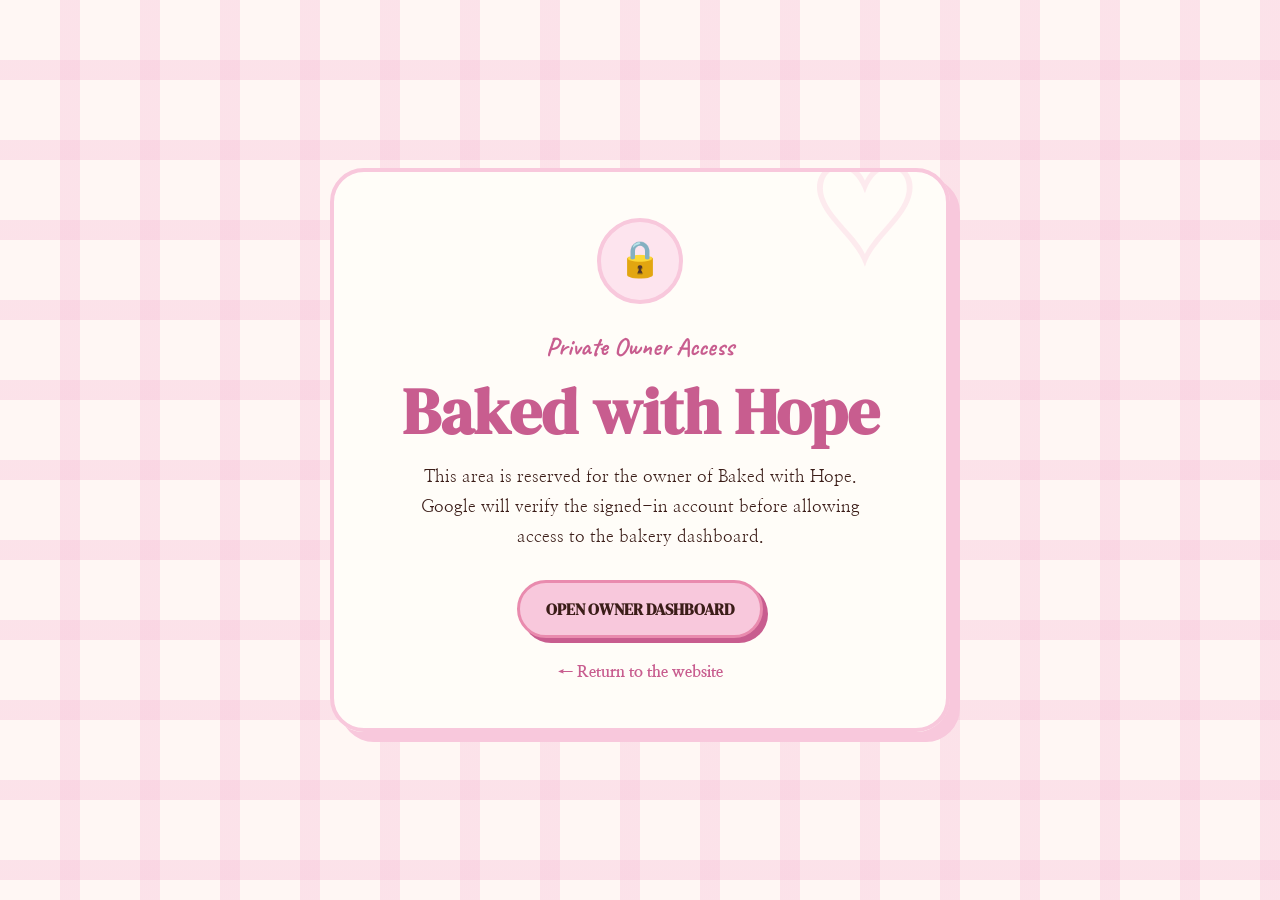
<file: admin.html>
<!DOCTYPE html>
<html lang="en">
<head>
  <meta charset="UTF-8" />
  <meta name="viewport" content="width=device-width, initial-scale=1.0" />

  <title>Owner Login | Baked with Hope</title>

  <link rel="preconnect" href="https://fonts.googleapis.com">
  <link rel="preconnect" href="https://fonts.gstatic.com" crossorigin>

  <link
    href="https://fonts.googleapis.com/css2?family=Caveat:wght@700&family=DM+Serif+Display&family=Nanum+Myeongjo:wght@400;700;800&display=swap"
    rel="stylesheet"
  >

  <style>
    :root {
      --cream: #fff7f4;
      --paper: #fffdf8;
      --pale-pink: #fde4ee;
      --soft-pink: #f8c8dc;
      --medium-pink: #e98bae;
      --hot-pink: #c85d8f;
      --brown: #3b1d18;
      --white: #ffffff;
    }

    * {
      box-sizing: border-box;
      margin: 0;
      padding: 0;
    }

    body {
      min-height: 100vh;
      display: grid;
      place-items: center;
      padding: 24px;
      font-family: 'Nanum Myeongjo', serif;
      color: var(--brown);
      background:
        linear-gradient(
          90deg,
          rgba(248, 200, 220, 0.45) 25%,
          transparent 25%
        ) -20px 0 / 80px 80px,
        linear-gradient(
          rgba(248, 200, 220, 0.45) 25%,
          transparent 25%
        ) 0 -20px / 80px 80px,
        var(--cream);
    }

    .owner-card {
      width: 100%;
      max-width: 620px;
      background: rgba(255, 253, 248, 0.98);
      border: 4px solid var(--soft-pink);
      border-radius: 34px;
      padding: 46px 34px;
      text-align: center;
      box-shadow: 10px 10px 0 var(--soft-pink);
      position: relative;
      overflow: hidden;
    }

    .owner-card::before {
      content: "♡";
      position: absolute;
      top: -30px;
      right: 20px;
      font-size: 8rem;
      color: rgba(248, 200, 220, 0.35);
    }

    .lock-icon {
      width: 86px;
      height: 86px;
      margin: 0 auto 20px;
      display: grid;
      place-items: center;
      border-radius: 50%;
      background: var(--pale-pink);
      border: 4px solid var(--soft-pink);
      font-size: 2.2rem;
      position: relative;
      z-index: 2;
    }

    .mini-label {
      font-family: 'Caveat', cursive;
      color: var(--hot-pink);
      font-size: 1.6rem;
      font-weight: 700;
      margin-bottom: 10px;
      position: relative;
      z-index: 2;
    }

    h1 {
      font-family: 'DM Serif Display', serif;
      color: var(--hot-pink);
      font-size: clamp(2.4rem, 7vw, 4rem);
      line-height: 1;
      margin-bottom: 18px;
      position: relative;
      z-index: 2;
    }

    p {
      max-width: 480px;
      margin: 0 auto;
      line-height: 1.8;
      font-size: 1.05rem;
      position: relative;
      z-index: 2;
    }

    .dashboard-button {
      display: inline-block;
      margin-top: 28px;
      padding: 15px 26px;
      border-radius: 999px;
      background: var(--soft-pink);
      color: var(--brown);
      border: 3px solid var(--medium-pink);
      box-shadow: 5px 5px 0 var(--hot-pink);
      text-decoration: none;
      text-transform: uppercase;
      font-family: 'DM Serif Display', serif;
      font-weight: 900;
      transition: 0.2s ease;
      position: relative;
      z-index: 2;
    }

    .dashboard-button:hover {
      transform: translate(-3px, -3px);
      box-shadow: 9px 9px 0 var(--hot-pink);
    }

    .back-link {
      display: inline-block;
      margin-top: 24px;
      color: var(--hot-pink);
      text-decoration: none;
      font-weight: 800;
      position: relative;
      z-index: 2;
    }

    .back-link:hover {
      text-decoration: underline;
    }

    @media (max-width: 560px) {
      .owner-card {
        padding: 36px 22px;
      }

      .lock-icon {
        width: 72px;
        height: 72px;
        font-size: 1.8rem;
      }
    }
  </style>
</head>

<body>

  <main class="owner-card">
    <div class="lock-icon">🔒</div>

    <p class="mini-label">
      Private Owner Access
    </p>

    <h1>
      Baked with Hope
    </h1>

    <p>
      This area is reserved for the owner of Baked with Hope.
      Google will verify the signed-in account before allowing access
      to the bakery dashboard.
    </p>

 <a
  class="dashboard-button"
  href="https://script.google.com/macros/s/AKfycbyzHnskl5J9bOdANItTy1B819uoa1zAXd6TgkahTNiAfRC7H8SelhZpZePTeIZIwH6uLA/exec?page=admin"
>
  Open Owner Dashboard
</a>

    <br>

    <a
      class="back-link"
      href="index.html"
    >
      ← Return to the website
    </a>
  </main>

</body>
</html>
</file>
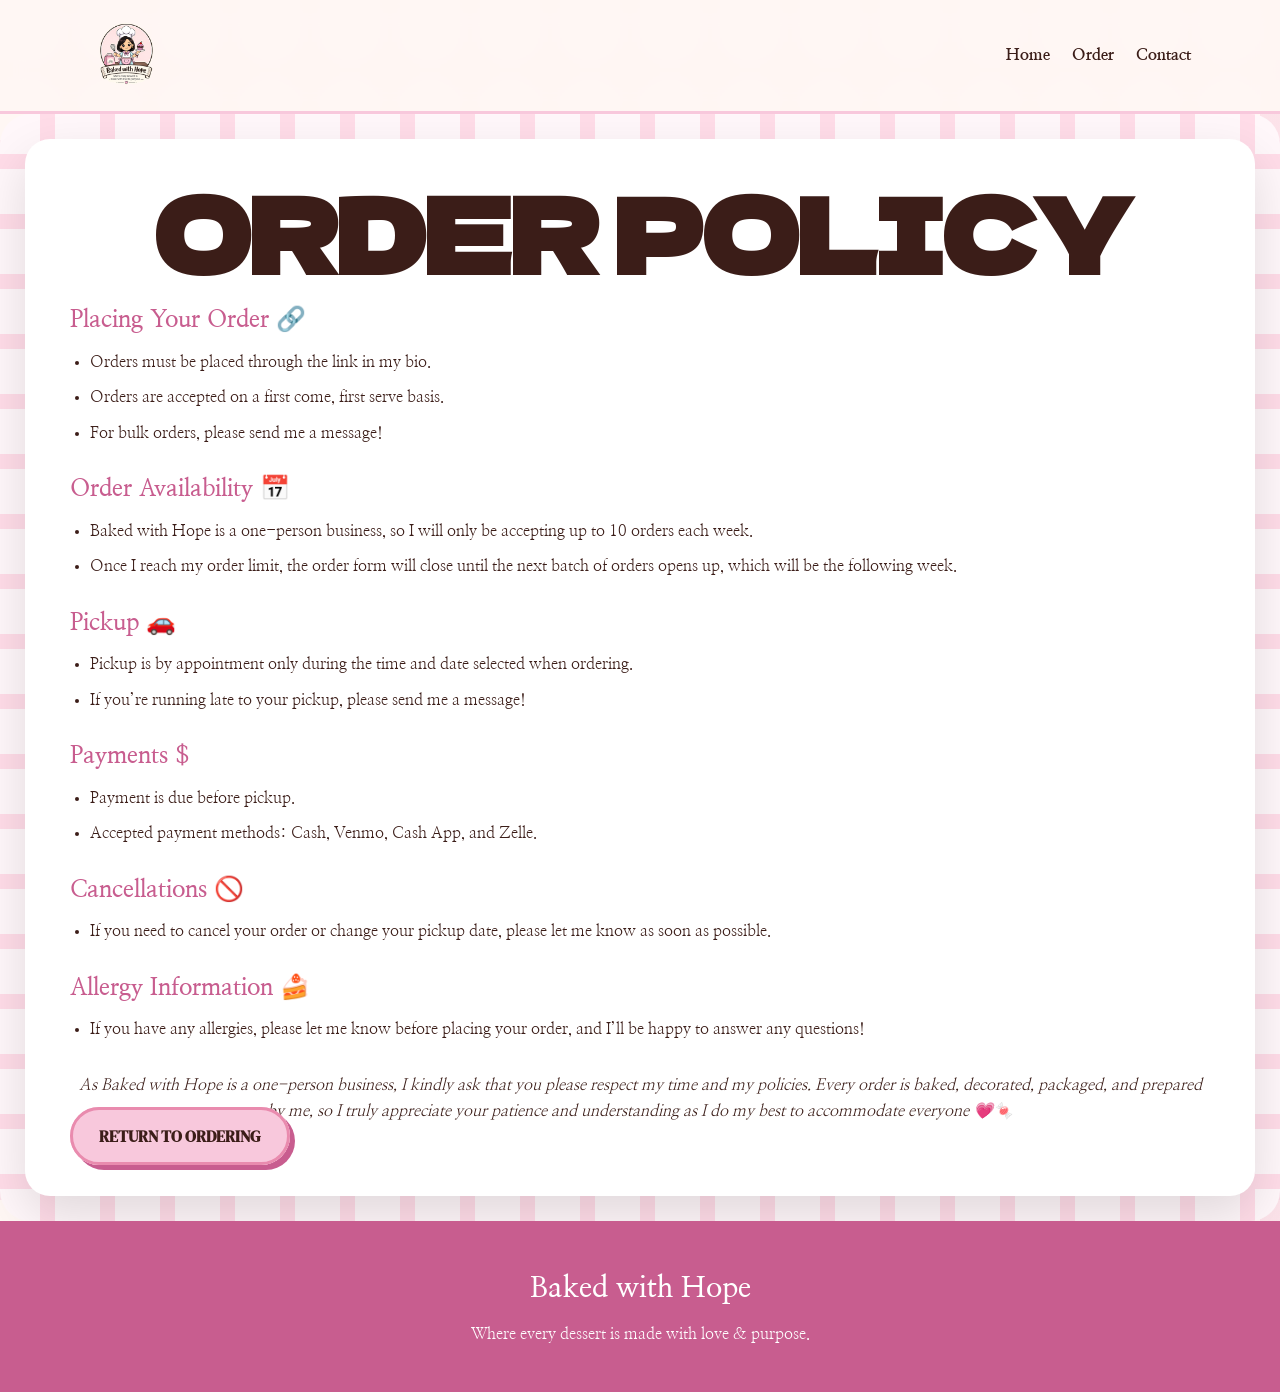
<file: order-policy.html>
<!DOCTYPE html>
<html lang="en">
<head>
  <meta charset="UTF-8">
  <meta name="viewport" content="width=device-width, initial-scale=1.0">
  <title>Order Policy | Baked with Hope</title>
  <link rel="stylesheet" href="style.css">
  <link rel="preconnect" href="https://fonts.googleapis.com">
  <link rel="preconnect" href="https://fonts.gstatic.com" crossorigin>
  <link href="https://fonts.googleapis.com/css2?family=Caveat:wght@700&family=Dela+Gothic+One&family=DM+Serif+Display&family=Nanum+Myeongjo:wght@400;700;800&display=swap" rel="stylesheet">
</head>
<body class="policy-body">
<header><nav class="navbar"><a href="index.html" class="logo"><img src="BWHlogo.png" alt="Baked with Hope logo"></a><div class="nav-links"><a href="index.html">Home</a><a href="index.html#orders">Order</a><a href="index.html#contact">Contact</a></div></nav></header>
<main class="standalone-policy-page">
  <div class="policy-gingham">
    <article class="canva-policy-card">
      <h1 class="policy-script-title">Order Policy</h1>
      <div class="policy-copy">
        <h3>Placing Your Order 🔗</h3><ul><li>Orders must be placed through the link in my bio.</li><li>Orders are accepted on a first come, first serve basis.</li><li>For bulk orders, please send me a message!</li></ul>
        <h3>Order Availability 📅</h3><ul><li>Baked with Hope is a one-person business, so I will only be accepting up to 10 orders each week.</li><li>Once I reach my order limit, the order form will close until the next batch of orders opens up, which will be the following week.</li></ul>
        <h3>Pickup 🚗</h3><ul><li>Pickup is by appointment only during the time and date selected when ordering.</li><li>If you’re running late to your pickup, please send me a message!</li></ul>
        <h3>Payments $</h3><ul><li>Payment is due before pickup.</li><li>Accepted payment methods: Cash, Venmo, Cash App, and Zelle.</li></ul>
        <h3>Cancellations 🚫</h3><ul><li>If you need to cancel your order or change your pickup date, please let me know as soon as possible.</li></ul>
        <h3>Allergy Information 🍰</h3><ul><li>If you have any allergies, please let me know before placing your order, and I’ll be happy to answer any questions!</li></ul>
      </div>
      <p class="policy-closing">As Baked with Hope is a one-person business, I kindly ask that you please respect my time and my policies. Every order is baked, decorated, packaged, and prepared by me, so I truly appreciate your patience and understanding as I do my best to accommodate everyone 💗🍬</p>
      <a href="index.html#orders" class="btn policy-return"><span>Return to Ordering</span></a>
    </article>
  </div>
</main>
<footer><h3>Baked with Hope</h3><p>Where every dessert is made with love & purpose.</p></footer>
</body></html>
</file>
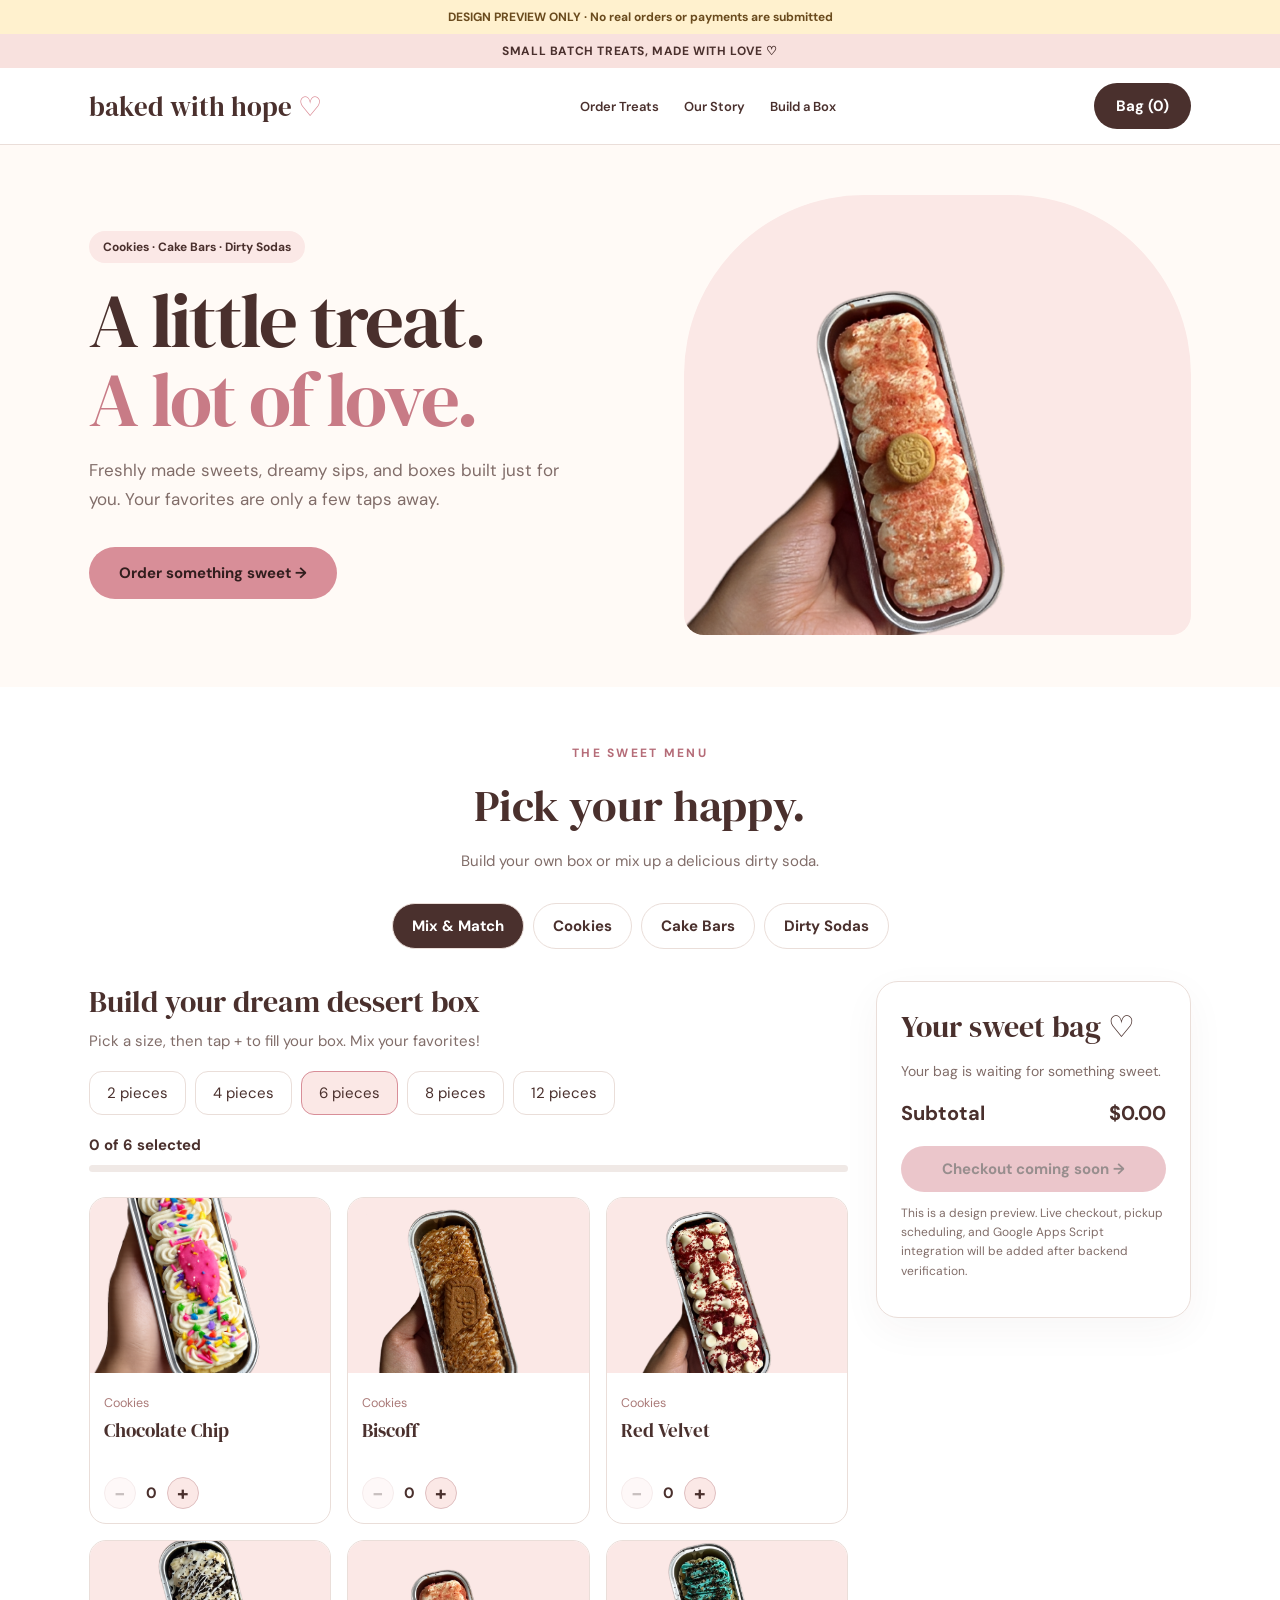
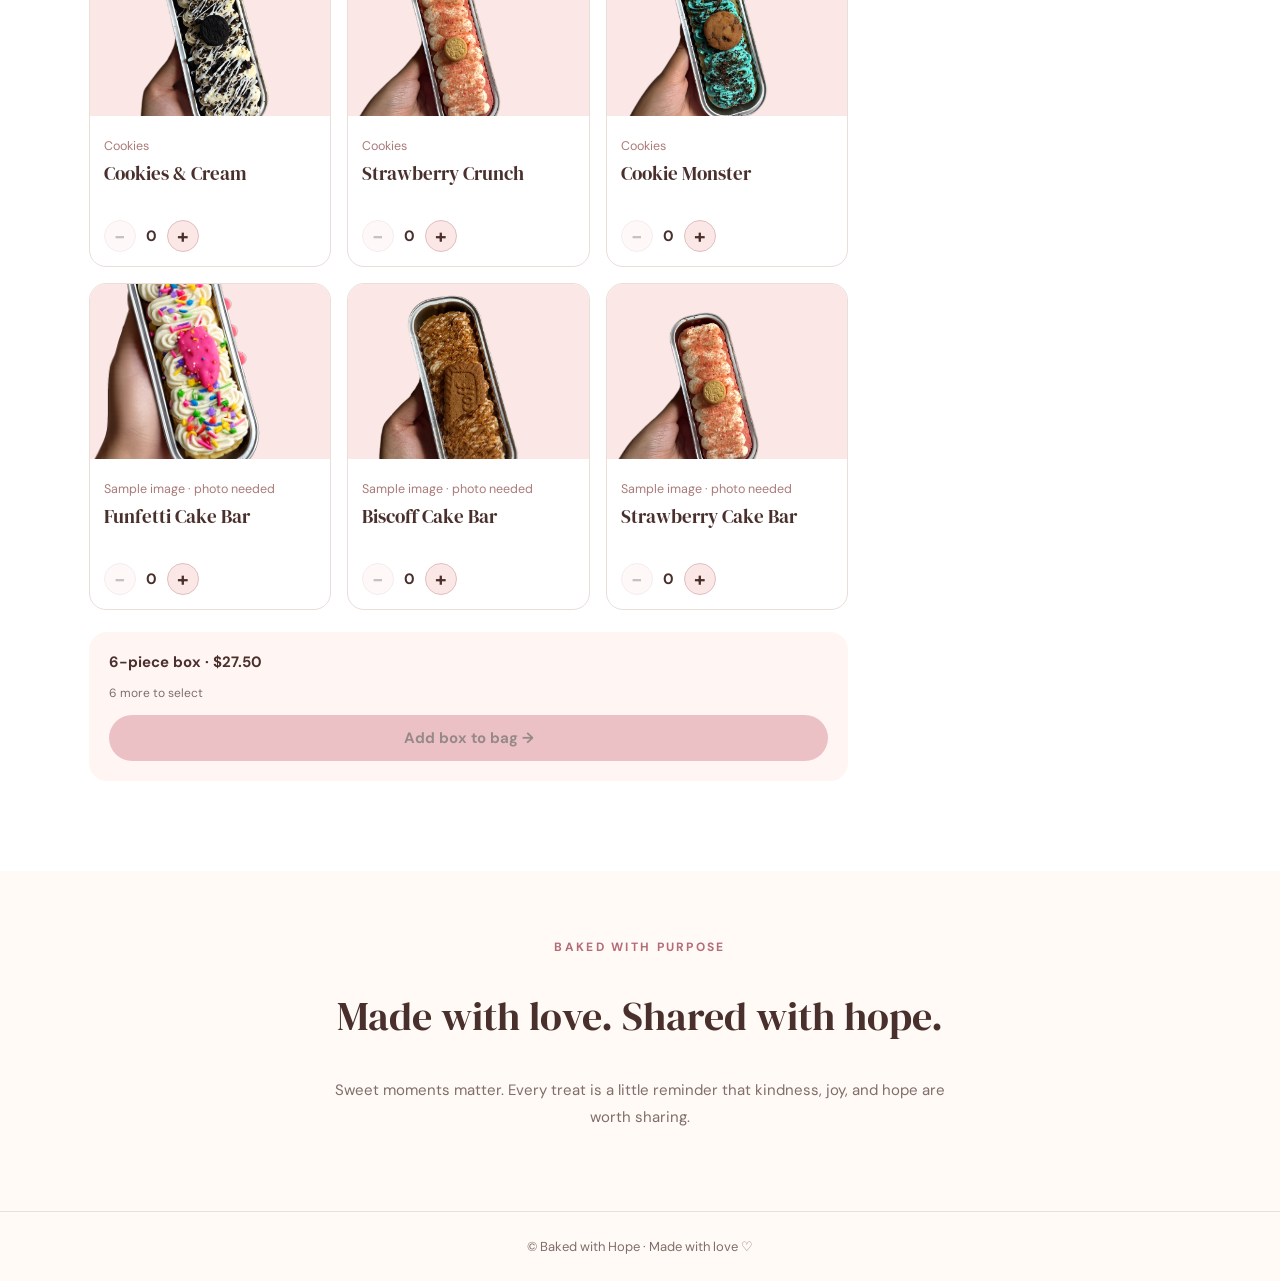
<file: redesign-preview.html>
<!doctype html>
<html lang="en"><head><meta charset="utf-8"><meta name="viewport" content="width=device-width,initial-scale=1"><title>Baked with Hope — New Ordering Preview</title><link rel="preconnect" href="https://fonts.googleapis.com"><link rel="preconnect" href="https://fonts.gstatic.com" crossorigin><link href="https://fonts.googleapis.com/css2?family=DM+Sans:wght@400;500;600;700&family=DM+Serif+Display&display=swap" rel="stylesheet">
<style>
:root{--cream:#fffaf6;--paper:#fff;--pink:#efb1b6;--pale:#fbe8e6;--brown:#4a302d;--muted:#816d69;--line:#eaded9}*{box-sizing:border-box}body{margin:0;background:var(--cream);color:var(--brown);font:15px 'DM Sans',sans-serif}button,input,select{font:inherit}button{cursor:pointer}button:focus-visible,a:focus-visible{outline:3px solid #bc6b76;outline-offset:3px}.announcement{text-align:center;background:#f8e1de;padding:9px;font-size:12px;font-weight:700;letter-spacing:.05em}.shell{max-width:1150px;margin:auto;padding:0 24px}header{background:#fff;border-bottom:1px solid var(--line);position:sticky;top:0;z-index:5}.nav{display:flex;justify-content:space-between;align-items:center;min-height:76px;gap:15px}.brand{font:27px 'DM Serif Display',serif;text-decoration:none;color:var(--brown)}.brand span{color:#d98691}.navlinks{display:flex;gap:25px}.navlinks a{color:var(--brown);text-decoration:none;font-size:13px;font-weight:600}.bagbtn,.primary{border:0;border-radius:999px;background:var(--brown);color:white;padding:13px 22px;font-weight:700}.bagbtn{white-space:nowrap}.hero{display:grid;grid-template-columns:1.05fr .95fr;gap:35px;align-items:center;padding-top:50px;padding-bottom:52px}.eyebrow{font-size:12px;text-transform:uppercase;letter-spacing:.19em;color:#b56c78;font-weight:700}h1,h2,h3{font-family:'DM Serif Display',serif;font-weight:400}h1{font-size:clamp(48px,6vw,84px);line-height:1.02;letter-spacing:-.035em;margin:18px 0}h1 em{font-style:normal;color:#c87b86}.hero p{color:var(--muted);font-size:17px;line-height:1.7;max-width:490px}.hero img{width:100%;height:440px;object-fit:cover;border-radius:180px 180px 20px 20px;background:var(--pale)}.hero .primary{background:#d88e98;color:#321e1e;margin-top:16px}.pill{display:inline-block;background:var(--pale);padding:8px 14px;border-radius:99px;font-size:12px;font-weight:700}.menu{background:#fff;padding:55px 0 90px}.sectionhead{text-align:center}.sectionhead h2{font-size:45px;margin:12px 0}.sectionhead p{color:var(--muted)}.tabs{display:flex;justify-content:center;gap:9px;flex-wrap:wrap;margin:32px 0}.tab{border:1px solid var(--line);background:white;color:var(--brown);border-radius:99px;padding:12px 19px;font-weight:700}.tab.active{background:var(--brown);color:#fff}.builder{display:grid;grid-template-columns:minmax(0,1fr) 315px;gap:28px}.sectiontitle{font:30px 'DM Serif Display',serif;margin:0 0 9px}.sub{color:var(--muted);margin:0 0 20px}.packs{display:flex;gap:9px;flex-wrap:wrap;margin:0 0 20px}.pack{background:#fff;border:1px solid var(--line);border-radius:13px;padding:11px 17px;color:var(--brown)}.pack.active{background:var(--pale);border-color:#d88e98}.progress{height:7px;background:#f0e9e6;border-radius:10px;overflow:hidden;margin:10px 0 25px}.progress div{height:100%;background:#d88e98;transition:width .2s}.products{display:grid;grid-template-columns:repeat(3,minmax(0,1fr));gap:16px}.product{border:1px solid var(--line);border-radius:17px;overflow:hidden;background:white}.product img{width:100%;height:175px;object-fit:cover;background:var(--pale)}.productbody{padding:14px}.product small{color:#aa7a78}.product h3{font:19px 'DM Serif Display',serif;margin:5px 0 14px;min-height:46px}.controls{display:flex;align-items:center;justify-content:space-between;gap:7px}.qty{display:flex;align-items:center;gap:10px;font-weight:700}.circle{border:1px solid #dfbfc0;border-radius:50%;width:32px;height:32px;background:#fbe8e6;color:var(--brown);font-size:20px}.circle:disabled{opacity:.3;cursor:not-allowed}.cart{align-self:start;position:sticky;top:102px;border:1px solid var(--line);background:#fff;border-radius:22px;padding:24px;box-shadow:0 12px 40px #4a302d0b}.cart h2{font-size:30px;margin:0 0 15px}.cartline{border-bottom:1px solid var(--line);padding:12px 0;font-size:13px}.cartline strong{display:block;margin-bottom:5px}.cartline button{border:0;background:transparent;text-decoration:underline;color:#a76570;padding:6px 0}.carttotal{display:flex;justify-content:space-between;font-weight:700;font-size:20px;margin:20px 0}.primary{width:100%;background:#d88e98;color:#321e1e}.primary:disabled{opacity:.5;cursor:not-allowed}.hint{font-size:12px;color:var(--muted);line-height:1.6}.sodagrid{display:grid;grid-template-columns:repeat(2,1fr);gap:12px}.sodacard{border:1px solid var(--line);padding:14px;border-radius:16px;text-align:left;background:white;color:var(--brown)}.sodacard.active{background:var(--pale);border-color:#d88e98}.field{display:grid;gap:8px;margin:18px 0}.field select{border:1px solid var(--line);padding:13px;border-radius:10px;background:#fff;color:var(--brown)}.check{display:flex;gap:9px;align-items:center;margin:12px 0}.empty{color:var(--muted);font-size:14px}.story{padding:65px 24px;text-align:center;max-width:680px;margin:auto}.story h2{font-size:40px}.story p{line-height:1.8;color:var(--muted)}footer{text-align:center;padding:26px;border-top:1px solid var(--line);color:var(--muted);font-size:13px}.mobilebar{display:none}.preview{background:#fff1ce;color:#6a4b1e;text-align:center;padding:9px;font-size:12px;font-weight:700}.success{padding:12px;background:#e8f6eb;border-radius:12px;font-size:13px}
@media(max-width:850px){.navlinks{display:none}.hero{grid-template-columns:1fr;padding-top:30px}.hero img{height:310px}.builder{grid-template-columns:1fr}.cart{position:static}.products{grid-template-columns:repeat(2,minmax(0,1fr))}.mobilebar{display:block;position:sticky;bottom:0;background:white;border-top:1px solid var(--line);padding:12px 20px;z-index:4}.mobilebar button{width:100%}.menu{padding-bottom:35px}}@media(max-width:480px){.shell{padding:0 15px}.brand{font-size:22px}.bagbtn{padding:11px 14px}.hero img{height:250px}.product img{height:135px}.product h3{font-size:17px}.productbody{padding:10px}.products{gap:10px}.sectionhead h2{font-size:36px}}
</style></head><body>
<div class="preview">DESIGN PREVIEW ONLY · No real orders or payments are submitted</div><div class="announcement">SMALL BATCH TREATS, MADE WITH LOVE ♡</div><header><div class="shell nav"><a class="brand" href="#">baked with hope<span> ♡</span></a><nav class="navlinks"><a href="#order">Order Treats</a><a href="#story">Our Story</a><a href="#order">Build a Box</a></nav><button class="bagbtn" onclick="document.getElementById('bag').scrollIntoView({behavior:'smooth'})">Bag (<span id="bagCount">0</span>)</button></div></header>
<main><section class="shell hero"><div><span class="pill">Cookies · Cake Bars · Dirty Sodas</span><h1>A little treat.<br><em>A lot of love.</em></h1><p>Freshly made sweets, dreamy sips, and boxes built just for you. Your favorites are only a few taps away.</p><button class="primary" style="width:auto;padding:16px 30px" onclick="document.getElementById('order').scrollIntoView({behavior:'smooth'})">Order something sweet →</button></div><img src="strawberry-crunch.png" alt="Baked with Hope strawberry crunch dessert"></section>
<section class="menu" id="order"><div class="shell"><div class="sectionhead"><span class="eyebrow">THE SWEET MENU</span><h2>Pick your happy.</h2><p>Build your own box or mix up a delicious dirty soda.</p></div><div class="tabs" id="tabs"></div><div class="builder"><div id="builder"></div><aside class="cart" id="bag"><h2>Your sweet bag ♡</h2><div id="cartLines" class="empty">Your bag is waiting for something sweet.</div><div class="carttotal"><span>Subtotal</span><span id="subtotal">$0.00</span></div><button class="primary" id="checkout" disabled>Checkout coming soon →</button><p class="hint">This is a design preview. Live checkout, pickup scheduling, and Google Apps Script integration will be added after backend verification.</p></aside></div></div></section>
<section class="story" id="story"><span class="eyebrow">BAKED WITH PURPOSE</span><h2>Made with love. Shared with hope.</h2><p>Sweet moments matter. Every treat is a little reminder that kindness, joy, and hope are worth sharing.</p></section></main><footer>© Baked with Hope · Made with love ♡</footer><div class="mobilebar"><button class="bagbtn" onclick="document.getElementById('bag').scrollIntoView({behavior:'smooth'})">View Bag · <span id="mobileTotal">$0.00</span> →</button></div>
<script>
const catalog=[{id:'choc',name:'Chocolate Chip',type:'Cookies',img:'funfetti.png'},{id:'biscoff',name:'Biscoff',type:'Cookies',img:'biscoff.png'},{id:'red',name:'Red Velvet',type:'Cookies',img:'red-velvet.png'},{id:'cream',name:'Cookies & Cream',type:'Cookies',img:'cookies-cream.png'},{id:'strawberry',name:'Strawberry Crunch',type:'Cookies',img:'strawberry-crunch.png'},{id:'monster',name:'Cookie Monster',type:'Cookies',img:'cookie-monster.png'},{id:'bar1',name:'Funfetti Cake Bar',type:'Cake Bars',img:'funfetti.png',placeholder:true},{id:'bar2',name:'Biscoff Cake Bar',type:'Cake Bars',img:'biscoff.png',placeholder:true},{id:'bar3',name:'Strawberry Cake Bar',type:'Cake Bars',img:'strawberry-crunch.png',placeholder:true}];
const prices={2:10.5,4:20,6:27.5,8:35,12:49};let category='Mix & Match',pack=6,selected={},bag=[],soda='Cherry Vanilla',drinkSize='16 oz',addOns=[];const $=id=>document.getElementById(id);const money=n=>'$'+n.toFixed(2);function qty(){return Object.values(selected).reduce((a,b)=>a+b,0)}function renderTabs(){ $('tabs').innerHTML=['Mix & Match','Cookies','Cake Bars','Dirty Sodas'].map(t=>'<button class="tab '+(t===category?'active':'')+'" data-tab="'+t+'">'+t+'</button>').join('');document.querySelectorAll('[data-tab]').forEach(b=>b.onclick=()=>{category=b.dataset.tab;selected={};render()})}
function render(){renderTabs();if(category==='Dirty Sodas'){renderSodas();return}const list=catalog.filter(x=>category==='Mix & Match'||x.type===category);$('builder').innerHTML='<h2 class="sectiontitle">'+(category==='Mix & Match'?'Build your dream dessert box':'Build a '+category+' box')+'</h2><p class="sub">Pick a size, then tap + to fill your box. Mix your favorites!</p><div class="packs">'+[2,4,6,8,12].map(n=>'<button class="pack '+(n===pack?'active':'')+'" data-pack="'+n+'">'+n+' pieces</button>').join('')+'</div><strong>'+qty()+' of '+pack+' selected</strong><div class="progress"><div style="width:'+qty()/pack*100+'%"></div></div><div class="products">'+list.map(x=>'<article class="product"><img loading="lazy" src="'+x.img+'" alt="'+x.name+'"><div class="productbody"><small>'+(x.placeholder?'Sample image · photo needed':x.type)+'</small><h3>'+x.name+'</h3><div class="controls"><span class="qty"><button class="circle" aria-label="Remove '+x.name+'" data-minus="'+x.id+'" '+(!selected[x.id]?'disabled':'')+'>−</button>'+(selected[x.id]||0)+'<button class="circle" aria-label="Add '+x.name+'" data-plus="'+x.id+'" '+(qty()>=pack?'disabled':'')+'>+</button></span></div></div></article>').join('')+'</div><div style="margin-top:22px;padding:20px;background:#fff6f4;border-radius:18px"><strong>'+pack+'-piece box · '+money(prices[pack])+'</strong><p class="hint">'+(pack-qty())+' more to select</p><button class="primary" id="addBox" '+(qty()!==pack?'disabled':'')+'>Add box to bag →</button></div>';document.querySelectorAll('[data-pack]').forEach(b=>b.onclick=()=>{pack=Number(b.dataset.pack);selected={};render()});document.querySelectorAll('[data-plus]').forEach(b=>b.onclick=()=>{if(qty()<pack){selected[b.dataset.plus]=(selected[b.dataset.plus]||0)+1;render()}});document.querySelectorAll('[data-minus]').forEach(b=>b.onclick=()=>{selected[b.dataset.minus]--;if(!selected[b.dataset.minus])delete selected[b.dataset.minus];render()});$('addBox').onclick=()=>{const detail=catalog.filter(x=>selected[x.id]).map(x=>selected[x.id]+'× '+x.name).join(', ');bag.push({name:category+' '+pack+'-pack',detail,price:prices[pack]});selected={};render();renderBag()}}
function renderSodas(){$('builder').innerHTML='<h2 class="sectiontitle">Build your perfect dirty soda</h2><p class="sub">Choose a flavor, a size, and the extras you love.</p><div class="sodagrid">'+['Cherry Vanilla','Strawberry Dream','Peach Paradise','Ocean Breeze'].map(n=>'<button class="sodacard '+(soda===n?'active':'')+'" data-soda="'+n+'">🥤 '+n+'</button>').join('')+'</div><label class="field">Size<select id="drinkSize"><option>16 oz</option><option>24 oz</option></select></label><strong>Add something extra</strong>'+['Sweet Cream','Cold Foam','Extra Syrup'].map(n=>'<label class="check"><input type="checkbox" data-addon="'+n+'" '+(addOns.includes(n)?'checked':'')+'> '+n+' (+$0.50)</label>').join('')+'<div style="margin-top:25px"><button class="primary" id="addDrink">Add soda to bag · '+money(4.5+(drinkSize==='24 oz'?1:0)+addOns.length*.5)+'</button></div><p class="hint">Soda flavors and pricing are illustrative until Tina confirms the menu.</p>';document.querySelectorAll('[data-soda]').forEach(b=>b.onclick=()=>{soda=b.dataset.soda;renderSodas()});$('drinkSize').value=drinkSize;$('drinkSize').onchange=e=>{drinkSize=e.target.value;renderSodas()};document.querySelectorAll('[data-addon]').forEach(b=>b.onchange=e=>{addOns=e.target.checked?[...addOns,b.dataset.addon]:addOns.filter(x=>x!==b.dataset.addon);renderSodas()});$('addDrink').onclick=()=>{bag.push({name:soda+' Dirty Soda',detail:[drinkSize,...addOns].join(', '),price:4.5+(drinkSize==='24 oz'?1:0)+addOns.length*.5});renderBag()}}
function renderBag(){const sum=bag.reduce((a,x)=>a+x.price,0);$('bagCount').textContent=bag.length;$('subtotal').textContent=money(sum);$('mobileTotal').textContent=money(sum);$('cartLines').innerHTML=bag.length?bag.map((x,i)=>'<div class="cartline"><strong>'+x.name+' · '+money(x.price)+'</strong><span>'+x.detail+'</span><br><button data-remove="'+i+'">Remove</button></div>').join(''):'Your bag is waiting for something sweet.';document.querySelectorAll('[data-remove]').forEach(b=>b.onclick=()=>{bag.splice(Number(b.dataset.remove),1);renderBag()})}render();renderBag();
</script></body></html>
</file>
<file: style.css>
:root {
  --cream: #fff7f4;
  --paper: #fffdf8;
  --pale-pink: #fde4ee;
  --soft-pink: #f8c8dc;
  --medium-pink: #e98bae;
  --hot-pink: #c85d8f;
  --purple: #c9a3ff;
  --brown: #3b1d18;
  --white: #ffffff;
}

* {
  margin: 0;
  padding: 0;
  box-sizing: border-box;
}

html {
  scroll-behavior: smooth;
}

body {
  font-family: 'Nanum Myeongjo', serif;
  color: var(--brown);
  line-height: 1.6;
  background:
    linear-gradient(90deg, rgba(248, 200, 220, 0.45) 25%, transparent 25%) -20px 0 / 80px 80px,
    linear-gradient(rgba(248, 200, 220, 0.45) 25%, transparent 25%) 0 -20px / 80px 80px,
    var(--cream);
}

/* NAVBAR */

header {
  position: sticky;
  top: 0;
  z-index: 1000;
  background: rgba(255, 247, 244, 0.95);
  backdrop-filter: blur(12px);
  border-bottom: 3px solid var(--soft-pink);
}

.navbar {
  max-width: 1150px;
  margin: auto;
  padding: 18px 24px;
  display: flex;
  justify-content: space-between;
  align-items: center;
}

.logo {
  display: flex;
  align-items: center;
  text-decoration: none;
}

.logo img {
  height: 75px;
  width: auto;
  object-fit: contain;
  transition: 0.25s ease;
}

.logo:hover img {
  transform: translateY(-2px) scale(1.03);
}

.nav-links {
  display: flex;
  gap: 22px;
}

.nav-links a {
  color: var(--brown);
  text-decoration: none;
  font-weight: 800;
}

.nav-links a:hover {
  color: var(--hot-pink);
}

/* GLOBAL TEXT */

.center {
  text-align: center;
}

.mini-label {
  font-family: 'Caveat', cursive;
  color: var(--hot-pink);
  text-transform: none;
  letter-spacing: 1px;
  font-size: 1.4rem;
  font-weight: 900;
  margin-bottom: 12px;
}

h1 {
  font-family: 'Dela Gothic One', cursive;
  font-size: clamp(3.6rem, 8vw, 7rem);
  line-height: 0.9;
  text-transform: uppercase;
  letter-spacing: -3px;
  color: var(--brown);
  margin-bottom: 20px;
}

h2 {
  font-family: 'DM Serif Display', serif;
  font-size: clamp(2rem, 5vw, 3.6rem);
  line-height: 1;
  color: var(--hot-pink);
  margin-bottom: 18px;
}

h3 {
  font-size: 1.5rem;
  color: var(--brown);
  margin-bottom: 10px;
}

/* HERO */

.hero {
  min-height: 90vh;
  padding: 70px 24px;
  display: flex;
  align-items: center;
  justify-content: center;
}

.hero-card {
  width: 100%;
  max-width: 1150px;
  background: var(--cream);
  border: 4px solid var(--medium-pink);
  border-radius: 45px;
  padding: 55px;
  display: grid;
  grid-template-columns: 1fr 1fr;
  gap: 45px;
  align-items: center;
  box-shadow: 12px 12px 0 var(--soft-pink);
  position: relative;
  overflow: hidden;
}

.hero-card::before {
  content: "♡";
  position: absolute;
  top: 25px;
  right: 35px;
  color: var(--soft-pink);
  font-size: 5rem;
  transform: rotate(15deg);
}

.hero-text p {
  font-size: 1.1rem;
  max-width: 560px;
}

.hero-buttons {
  margin-top: 30px;
  display: flex;
  gap: 18px;
  flex-wrap: wrap;
}

.btn {
  font-family: 'DM Serif Display', serif;
  padding: 15px 26px;
  border-radius: 999px;
  background: var(--soft-pink);
  color: var(--brown);
  border: 3px solid var(--medium-pink);
  box-shadow: 5px 5px 0 var(--hot-pink);
  text-decoration: none;
  text-transform: uppercase;
  font-weight: 900;
  transition: 0.2s ease;
}

.btn span {
  display: inline-block;
}

.btn:hover {
  transform: translate(-3px, -3px);
  box-shadow: 9px 9px 0 var(--hot-pink);
}

.btn:hover span {
  animation: wiggleText 0.35s ease infinite;
}

.white-btn {
  background: var(--white);
}

@keyframes wiggleText {
  0%, 100% {
    transform: rotate(0deg) translateY(0);
  }

  25% {
    transform: rotate(-4deg) translateY(-2px);
  }

  50% {
    transform: rotate(4deg) translateY(2px);
  }

  75% {
    transform: rotate(-2deg) translateY(-1px);
  }
}

/* FLOATING HERO CAKE */

.cake-stage {
  height: 390px;
  background: var(--soft-pink);
  border: 4px solid var(--medium-pink);
  border-radius: 42px;
  display: flex;
  align-items: center;
  justify-content: center;
  position: relative;
  overflow: visible;
}

.floating-cake {
  width: 330px;
  max-width: 85%;
  height: auto;
  object-fit: contain;
  filter: drop-shadow(0 24px 18px rgba(59, 29, 24, 0.22));
  animation: floatCake 3s ease-in-out infinite;
  position: relative;
  z-index: 3;
}

@keyframes floatCake {
  0%, 100% {
    transform: translateY(0) rotate(-2deg);
  }

  50% {
    transform: translateY(-22px) rotate(2deg);
  }
}

.sticker {
  font-family: 'Caveat', cursive;
  position: absolute;
  z-index: 5;
  color: white;
  background: var(--hot-pink);
  padding: 9px 18px;
  border-radius: 999px;
  font-weight: 900;
  text-transform: none;
  border: 3px solid white;
  box-shadow: 4px 4px 0 rgba(59, 29, 24, 0.2);
}

.sticker-one {
  top: 32px;
  left: 25px;
  transform: rotate(-10deg);
  background: var(--purple);
}

.sticker-two {
  top: 75px;
  right: 25px;
  transform: rotate(9deg);
}

.sparkle {
  position: absolute;
  font-size: 3rem;
  color: var(--white);
  z-index: 5;
  animation: sparklePop 1.8s ease-in-out infinite;
}

.sparkle-one {
  left: 45px;
  bottom: 80px;
}

.sparkle-two {
  right: 55px;
  bottom: 115px;
  animation-delay: 0.5s;
}

@keyframes sparklePop {
  0%, 100% {
    transform: scale(1) rotate(0deg);
  }

  50% {
    transform: scale(1.25) rotate(10deg);
  }
}

/* SECTIONS */

.section {
  max-width: 1100px;
  margin: auto;
  padding: 90px 24px;
}

/* LETTER STORY CARD */

.story-section {
  padding-top: 120px;
}

.story-card {
  max-width: 920px;
  margin: auto;
  background: rgba(255, 252, 247, 0.96);
  backdrop-filter: blur(10px);
  border: 4px solid var(--soft-pink);
  border-radius: 34px;
  padding: 60px 55px;
  position: relative;
  overflow: hidden;
  box-shadow: 10px 10px 0 var(--soft-pink);
  transition: 0.25s ease;
}

.story-card:hover {
  transform: translateY(-8px);
  box-shadow: 16px 16px 0 var(--medium-pink);
}

.story-card::before {
  content: "♡";
  position: absolute;
  top: -35px;
  right: 20px;
  font-size: 8rem;
  color: rgba(248, 200, 220, 0.35);
  z-index: 1;
}

.story-card::after {
  content: "";
  position: absolute;
  inset: 0;
  background: repeating-linear-gradient(
    to bottom,
    transparent 0px,
    transparent 35px,
    rgba(248, 200, 220, 0.22) 36px
  );
  pointer-events: none;
  z-index: 1;
}

.story-badge,
.story-card h2,
.story-content,
.story-footer {
  position: relative;
  z-index: 2;
}

.story-badge {
  display: inline-block;
  font-family: 'Caveat', cursive;
  background: var(--pale-pink);
  color: var(--hot-pink);
  border: 3px solid var(--soft-pink);
  border-radius: 999px;
  padding: 10px 22px;
  font-weight: 900;
  font-size: 1.5rem;
  margin-bottom: 25px;
  transform: rotate(-1deg);
}

.story-card h2 {
  margin-bottom: 35px;
}

.story-content {
  display: grid;
  gap: 25px;
}

.story-content p {
  font-size: 1.15rem;
  line-height: 2;
  text-align: left;
}

.memory-photo {
  width: 300px;
  margin: 50px auto 10px;
  background: white;
  padding: 14px;
  border-radius: 20px;
  border: 4px solid var(--soft-pink);
  box-shadow: 8px 8px 0 var(--soft-pink);
  transform: rotate(-2deg);
  transition: 0.25s ease;
}

.memory-photo:hover {
  transform: rotate(0deg) translateY(-6px);
  box-shadow: 14px 14px 0 var(--medium-pink);
}

.memory-photo img {
  width: 100%;
  display: block;
  border-radius: 14px;
}

.memory-caption {
  text-align: center;
  padding-top: 15px;
}

.memory-caption span {
  display: block;
  color: var(--hot-pink);
  font-size: 1.8rem;
}

.memory-caption p {
  font-family: 'Caveat', cursive;
  font-size: 1.9rem;
  color: var(--hot-pink);
}

.memory-caption h4 {
  margin-top: 8px;
  font-family: 'DM Serif Display', serif;
  font-weight: 400;
  color: var(--brown);
}

.story-footer {
  margin-top: 40px;
  display: flex;
  align-items: center;
  justify-content: center;
  gap: 10px;
}

.story-heart {
  font-size: 1.8rem;
  color: var(--hot-pink);
  animation: pulseHeart 2s ease infinite;
}

.story-footer p {
  font-family: 'Caveat', cursive;
  font-size: 1.8rem;
  color: var(--hot-pink);
}

@keyframes pulseHeart {
  0%, 100% {
    transform: scale(1);
  }

  50% {
    transform: scale(1.15);
  }
}

/* RAICES SECTION */

.raices-section {
  max-width: 900px;
  padding-top: 40px;
}

.raices-card {
  background: var(--pale-pink);
  border: 4px solid var(--soft-pink);
  border-radius: 34px;
  padding: 42px;
  box-shadow: 8px 8px 0 var(--soft-pink);
  text-align: center;
  transition: 0.25s ease;
}

.raices-card:hover {
  transform: translateY(-7px);
  box-shadow: 14px 14px 0 var(--medium-pink);
}

.raices-card p {
  max-width: 700px;
  margin: 0 auto 18px;
  font-size: 1.1rem;
  line-height: 1.8;
}

.raices-card .btn {
  display: inline-block;
  margin-top: 12px;
}

/* CAKES OF THE WEEK */

.cakes-section {
  max-width: 1180px;
}

.flavor-menu {
  display: grid;
  gap: 60px;
  margin-top: 60px;
}

.flavor-item {
  min-height: 330px;
  background: var(--paper);
  border: 4px solid var(--soft-pink);
  border-radius: 42px;
  padding: 35px 45px;
  display: grid;
  grid-template-columns: 0.9fr 1.1fr;
  gap: 35px;
  align-items: center;
  box-shadow: 10px 10px 0 var(--soft-pink);
  position: relative;
  overflow: visible;
  transition: 0.3s ease;
}

.flavor-item:nth-child(even) {
  grid-template-columns: 1.1fr 0.9fr;
}

.flavor-item:nth-child(even) .flavor-image {
  order: 2;
}

.flavor-image {
  height: 300px;
  display: flex;
  align-items: center;
  justify-content: center;
  position: relative;
}

.flavor-image::before {
  content: "";
  width: 250px;
  height: 250px;
  background: var(--pale-pink);
  border-radius: 50%;
  position: absolute;
  z-index: 1;
  transition: 0.3s ease;
}

.flavor-image img {
  max-width: 115%;
  max-height: 340px;
  object-fit: contain;
  position: relative;
  z-index: 2;
  filter: drop-shadow(0 24px 18px rgba(59, 29, 24, 0.22));
  transform: rotate(-4deg);
  transition: 0.3s ease;
}

.flavor-info span {
  display: inline-block;
  font-family: 'Caveat', cursive;
  font-size: 1.5rem;
  color: var(--hot-pink);
  background: var(--pale-pink);
  border: 3px solid var(--soft-pink);
  border-radius: 999px;
  padding: 6px 16px;
  margin-bottom: 18px;
}

.flavor-info h3 {
  font-family: 'DM Serif Display', serif;
  font-size: clamp(2.3rem, 5vw, 4rem);
  line-height: 1;
  color: var(--brown);
}

.flavor-info p {
  margin-top: 18px;
  font-size: 1.15rem;
  line-height: 1.8;
  max-width: 520px;
}

.flavor-item::after {
  content: "♡";
  position: absolute;
  right: 28px;
  bottom: 18px;
  font-size: 3rem;
  color: rgba(200, 93, 143, 0.25);
  transition: 0.3s ease;
}

.flavor-item:hover {
  transform: translateY(-10px) rotate(-1deg);
  box-shadow: 16px 16px 0 var(--medium-pink);
}

.flavor-item:hover .flavor-image img {
  transform: translateY(-18px) scale(1.08) rotate(3deg);
}

.flavor-item:hover .flavor-image::before {
  transform: scale(1.12);
  background: var(--soft-pink);
}

.flavor-item:hover::after {
  transform: scale(1.3) rotate(12deg);
  color: var(--hot-pink);
}

.cookies {
  background: #fff9f1;
}

.strawberry {
  background: #fff2f7;
}

.biscoff {
  background: #fff4e4;
}

.fruity {
  background: #fff6fb;
}

.cookie-monster {
  background: #f1f8ff;
}

.red-velvet {
  background: #fff0f0;
}

.salted-caramel {
  background: #fff1df;
}

.funfetti {
  background: #fff6fb;
}

.flavor-item.fruity:hover,
.flavor-item.funfetti:hover {
  background: linear-gradient(
    135deg,
    #ffe4ec,
    #fff6d6,
    #e5f7ff,
    #f2e4ff
  );
}

.flavor-item.fruity:hover .flavor-image::before,
.flavor-item.funfetti:hover .flavor-image::before {
  background: linear-gradient(
    135deg,
    #ffbdd3,
    #ffe98f,
    #aee7ff,
    #d9b8ff
  );
}

.flavor-item.cookie-monster:hover .flavor-image::before {
  background: #bfe6ff;
}

.flavor-item.red-velvet:hover .flavor-image::before {
  background: #ffc7c7;
}

.flavor-item.salted-caramel:hover .flavor-image::before {
  background: #ffd6a6;
}

/* ORDER FORM */

.order-section {
  max-width: 850px;
}

.order-box {
  background: var(--white);
  border: 4px solid var(--soft-pink);
  border-radius: 28px;
  padding: 30px;
  box-shadow: 7px 7px 0 var(--soft-pink);
}

form {
  display: grid;
  gap: 15px;
  margin-top: 25px;
}

input,
textarea,
select {
  width: 100%;
  padding: 15px;
  border: 3px solid var(--soft-pink);
  border-radius: 16px;
  font-family: inherit;
  font-size: 1rem;
  background: var(--cream);
  color: var(--brown);
}

textarea {
  min-height: 130px;
  resize: vertical;
}

button {
  font-family: 'DM Serif Display', serif;
  padding: 16px;
  border: none;
  border-radius: 999px;
  background: var(--hot-pink);
  color: white;
  font-weight: 900;
  text-transform: uppercase;
  cursor: pointer;
  box-shadow: 5px 5px 0 var(--soft-pink);
  transition: 0.2s ease;
}

button:hover {
  transform: translate(-2px, -2px);
}

.total-box {
  background: var(--pale-pink);
  border: 3px solid var(--soft-pink);
  border-radius: 20px;
  padding: 18px;
}

.total-box h3 {
  margin-bottom: 8px;
}

#paymentInstructions {
  font-weight: 800;
  color: var(--hot-pink);
}

#formMessage {
  font-weight: 900;
  color: var(--hot-pink);
}

.box-order-card {
  background: var(--cream);
  border: 3px solid var(--soft-pink);
  border-radius: 22px;
  padding: 18px;
  display: grid;
  gap: 14px;
}

.box-order-card h3 {
  color: var(--hot-pink);
}

.flavor-checks {
  background: var(--cream);
  border: 3px solid var(--soft-pink);
  border-radius: 16px;
  padding: 15px;
  display: grid;
  gap: 12px;
}

.flavor-checks p {
  font-weight: 900;
  color: var(--hot-pink);
}

.flavor-checks label {
  display: flex;
  gap: 10px;
  align-items: center;
  font-weight: 800;
}

.flavor-checks input {
  width: auto;
}

.flavor-checks small {
  color: var(--hot-pink);
  font-weight: 800;
  margin-top: 5px;
}

.flavor-option {
  display: grid;
  gap: 6px;
  padding: 8px 0 12px;
  border-bottom: 2px dashed var(--soft-pink);
}

.main-flavor-label {
  font-size: 1rem;
}

.tres-option {
  margin-left: 28px;
  font-size: 0.95rem;
  color: var(--hot-pink);
}

.tres-option input:disabled + span {
  opacity: 0.5;
}

.already-tres {
  margin-left: 28px;
  font-size: 0.92rem;
  color: var(--hot-pink);
}

/* REVIEWS */

.review-cards {
  display: grid;
  grid-template-columns: repeat(3, 1fr);
  gap: 25px;
  margin-top: 35px;
}

.review-card,
.contact-card {
  background: var(--pale-pink);
  border: 4px solid var(--soft-pink);
  border-radius: 28px;
  padding: 30px;
  box-shadow: 7px 7px 0 var(--soft-pink);
}

.review-card {
  transition: 0.25s ease;
}

.review-card:hover {
  transform: translateY(-8px) rotate(-1deg);
  box-shadow: 12px 12px 0 var(--medium-pink);
}

.review-card p {
  font-size: 1.1rem;
  line-height: 1.8;
  font-weight: 700;
}

.review-card span {
  display: inline-block;
  margin-top: 18px;
  font-family: 'Caveat', cursive;
  color: var(--hot-pink);
  font-size: 1.4rem;
}

/* CONTACT */

.contact-section {
  max-width: 850px;
}

.contact-card {
  background: var(--white);
  text-align: center;
}

.social-links {
  display: flex;
  justify-content: center;
  gap: 18px;
  flex-wrap: wrap;
  margin-top: 25px;
}

.social-links a {
  text-decoration: none;
  background: var(--soft-pink);
  color: var(--brown);
  border: 3px solid var(--medium-pink);
  border-radius: 999px;
  padding: 13px 22px;
  font-weight: 900;
  box-shadow: 5px 5px 0 var(--hot-pink);
  transition: 0.2s ease;
}

.social-links a:hover {
  transform: translate(-3px, -3px);
  box-shadow: 9px 9px 0 var(--hot-pink);
}

.social-links span {
  margin-right: 8px;
}

/* FOOTER */

footer {
  text-align: center;
  padding: 45px 24px;
  background: var(--hot-pink);
  color: white;
}

footer h3 {
  color: white;
  font-size: 1.8rem;
}

/* MOBILE */

@media (max-width: 850px) {
  .navbar {
    flex-direction: column;
    gap: 15px;
  }

  .logo img {
    height: 60px;
  }

  .nav-links {
    flex-wrap: wrap;
    justify-content: center;
    gap: 14px;
  }

  .hero-card {
    grid-template-columns: 1fr;
    padding: 35px 25px;
  }

  .cake-stage {
    height: 320px;
  }

  .floating-cake {
    width: 240px;
    max-width: 85%;
  }

  .story-card {
    padding: 38px 28px;
  }

  .story-content p {
    font-size: 1rem;
    line-height: 1.8;
  }

  .memory-photo {
    width: 100%;
    max-width: 300px;
  }

  .flavor-item,
  .flavor-item:nth-child(even) {
    grid-template-columns: 1fr;
    padding: 30px 24px;
  }

  .flavor-item:nth-child(even) .flavor-image {
    order: 0;
  }

  .flavor-image {
    height: 230px;
  }

  .flavor-image img {
    max-height: 260px;
  }

  .flavor-info h3 {
    font-size: 2.5rem;
  }

  .review-cards {
    grid-template-columns: 1fr;
  }

  h1 {
    font-size: 3.8rem;
  }
}

.paused-orders{
    text-align:center;
    padding:60px 45px;
}

.paused-orders p{
    max-width:650px;
    margin:18px auto;
    line-height:1.9;
}

.paused-heart{
    font-size:4rem;
    color:var(--hot-pink);
    margin:25px 0;
    animation:pulseHeart 2s ease infinite;
}

.small-heart{
    font-size:2.5rem;
    margin:15px 0;
}

.thank-divider{
    margin:45px auto;
    width:120px;
    border:none;
    border-top:3px solid var(--soft-pink);
}

.thank-you-message{
    font-style:italic;
}

.reopen-note{
    margin-top:35px;
    font-family:'Caveat', cursive;
    font-size:2rem;
    color:var(--hot-pink);
}

/* BAKED WITH HOPE V2: ORDERING, CALENDAR, POLICY & NUTRITION */

.order-status-panel {
  text-align: center;
  background: var(--pale-pink);
  border: 3px solid var(--soft-pink);
  border-radius: 22px;
  padding: 24px;
  margin-bottom: 25px;
}

.form-intro { text-align: center; margin-bottom: 10px; }
form > label:not(.policy-agreement) { font-weight: 900; margin-bottom: -8px; }

.pickup-fieldset {
  border: 3px solid var(--soft-pink);
  border-radius: 22px;
  padding: 18px;
  background: var(--cream);
}

.pickup-fieldset legend {
  font-family: 'DM Serif Display', serif;
  font-size: 1.35rem;
  color: var(--hot-pink);
  padding: 0 8px;
}

.calendar-help { margin-bottom: 14px; }
.pickup-calendar { background: white; border: 3px solid var(--soft-pink); border-radius: 18px; padding: 14px; }
.calendar-header { display: grid; grid-template-columns: 44px 1fr 44px; align-items: center; gap: 10px; margin-bottom: 12px; }
.calendar-header h3 { text-align: center; margin: 0; }
.calendar-nav { padding: 6px; border-radius: 12px; font-size: 1.8rem; line-height: 1; }
.calendar-grid { display: grid; grid-template-columns: repeat(7, minmax(0, 1fr)); gap: 7px; }
.calendar-weekdays { margin-bottom: 7px; text-align: center; font-weight: 900; font-size: .82rem; }
.calendar-day { min-height: 44px; padding: 7px 3px; border-radius: 12px; box-shadow: none; background: var(--hot-pink); }
.calendar-day:hover:not(:disabled) { transform: translateY(-2px); }
.calendar-day:disabled { background: #eee7e4; color: #9d918c; cursor: not-allowed; opacity: .62; }
.calendar-day.selected { outline: 4px solid var(--purple); outline-offset: 2px; }
.calendar-blank { min-height: 44px; }
.selected-date { margin-top: 12px; color: var(--hot-pink); font-weight: 900; }

.policy-agreement {
  display: flex;
  align-items: flex-start;
  gap: 12px;
  background: var(--pale-pink);
  border: 3px solid var(--soft-pink);
  border-radius: 18px;
  padding: 16px;
  font-weight: 800;
}
.policy-agreement input { width: 22px; height: 22px; flex: 0 0 auto; margin-top: 2px; }
.policy-agreement a { color: var(--hot-pink); }
button:disabled { cursor: not-allowed; opacity: .65; }

.nutrition-link {
  width: auto;
  margin-top: 20px;
  padding: 10px 18px;
  background: var(--white);
  color: var(--hot-pink);
  border: 3px solid var(--soft-pink);
  box-shadow: 4px 4px 0 var(--medium-pink);
  text-transform: none;
}

.nutrition-modal[hidden] { display: none; }
.nutrition-modal { position: fixed; inset: 0; z-index: 5000; display: grid; place-items: center; padding: 20px; }
.nutrition-backdrop { position: absolute; inset: 0; background: rgba(59, 29, 24, .72); backdrop-filter: blur(6px); }
.nutrition-dialog { position: relative; z-index: 1; width: min(92vw, 560px); max-height: 90vh; overflow: auto; background: var(--paper); border: 4px solid var(--soft-pink); border-radius: 30px; padding: 35px; box-shadow: 12px 12px 0 var(--hot-pink); text-align: center; }
.nutrition-dialog img { display: block; max-width: 100%; max-height: 68vh; margin: 20px auto 0; object-fit: contain; border-radius: 14px; }
.nutrition-close { position: absolute; top: 12px; right: 12px; width: 44px; height: 44px; padding: 0; font-size: 2rem; line-height: 1; }
.modal-open { overflow: hidden; }

.policy-page { max-width: 900px; margin: 60px auto; padding: 0 24px; }
.policy-card { background: var(--paper); border: 4px solid var(--soft-pink); border-radius: 34px; padding: 45px; box-shadow: 10px 10px 0 var(--soft-pink); }
.policy-card section { margin-top: 30px; }
.policy-card ul { padding-left: 24px; }
.policy-card .policy-placeholder { padding: 18px; border: 3px dashed var(--medium-pink); border-radius: 16px; background: var(--pale-pink); font-weight: 900; }

@media (max-width: 600px) {
  .order-box { padding: 20px 14px; }
  .pickup-fieldset { padding: 12px; }
  .pickup-calendar { padding: 9px; }
  .calendar-grid { gap: 4px; }
  .calendar-day, .calendar-blank { min-height: 39px; }
  .calendar-weekdays { font-size: .68rem; }
  .nutrition-dialog { padding: 28px 18px 20px; }
}

/* ===========================
   ORDER POLICY POPUP
=========================== */

.policy-modal[hidden]{
    display:none !important;
}

.policy-modal{
    position:fixed;
    inset:0;
    z-index:99999;

    display:flex;
    justify-content:center;
    align-items:center;

    padding:30px;
}

.modal-backdrop{
    position:absolute;
    inset:0;
    background:rgba(50,25,20,.65);
    backdrop-filter:blur(8px);
    -webkit-backdrop-filter:blur(8px);
}

.policy-modal-shell{
    position:relative;
    z-index:2;

    width:min(900px,95vw);
    max-height:90vh;

    overflow-y:auto;

    border-radius:30px;

    animation:policyPop .25s ease;
}

.policy-modal-close{
    position:absolute;
    top:18px;
    right:18px;

    width:48px;
    height:48px;

    border:none;
    border-radius:50%;

    background:#e98bae;
    color:white;

    font-size:30px;
    font-weight:bold;

    cursor:pointer;

    z-index:20;
}

.policy-modal-close:hover{
    transform:scale(1.08);
}

.policy-gingham{
    padding:25px;
    border-radius:30px;
    background:
    linear-gradient(90deg,#ffdce8 25%,transparent 25%) -20px 0/60px 60px,
    linear-gradient(#ffdce8 25%,transparent 25%) 0 -20px/60px 60px,
    #fff7fa;
}

.canva-policy-card{
    background:white;

    border-radius:25px;

    padding:45px;

    box-shadow:0 20px 50px rgba(0,0,0,.12);
}

.policy-script-title{
    text-align:center;
    margin-bottom:25px;
}

.policy-copy h3{
    margin-top:24px;
    color:#c85d8f;
}

.policy-copy ul{
    margin-left:20px;
    margin-top:10px;
}

.policy-copy li{
    margin-bottom:10px;
}

.policy-closing{
    margin-top:30px;
    text-align:center;
    font-style:italic;
}

@keyframes policyPop{

    from{
        opacity:0;
        transform:scale(.9);
    }

    to{
        opacity:1;
        transform:scale(1);
    }

}

body.modal-open{
    overflow:hidden;
}

/* ORDER POLICY IMAGE POPUP */

.policy-modal[hidden] {
  display: none !important;
}

.policy-modal {
  position: fixed;
  inset: 0;
  z-index: 99999;
  display: grid;
  place-items: center;
  padding: 24px;
}

.policy-modal .modal-backdrop {
  position: absolute;
  inset: 0;
  background: rgba(59, 29, 24, 0.68);
  backdrop-filter: blur(8px);
  -webkit-backdrop-filter: blur(8px);
}

.policy-modal-shell {
  position: relative;
  z-index: 2;
  width: min(94vw, 850px);
  max-height: 92vh;
  overflow: auto;
  border-radius: 28px;
  animation: policyPop 0.25s ease;
}

.policy-image-wrap {
  background: var(--paper);
  border: 4px solid var(--soft-pink);
  border-radius: 28px;
  padding: 14px;
  box-shadow: 12px 12px 0 var(--hot-pink);
}

.policy-image {
  display: block;
  width: 100%;
  height: auto;
  border-radius: 18px;
}

.policy-modal-close {
  position: sticky;
  top: 12px;
  margin-left: auto;
  margin-right: 12px;
  margin-bottom: -52px;
  z-index: 10;
  width: 46px;
  height: 46px;
  padding: 0;
  border-radius: 50%;
  background: var(--hot-pink);
  color: white;
  font-size: 1.8rem;
  line-height: 1;
}

body.modal-open {
  overflow: hidden;
}

@keyframes policyPop {
  from {
    opacity: 0;
    transform: scale(0.94);
  }

  to {
    opacity: 1;
    transform: scale(1);
  }
}

@media (max-width: 600px) {
  .policy-modal {
    padding: 10px;
    align-items: end;
  }

  .policy-modal-shell {
    width: 100%;
    max-height: 94vh;
    border-radius: 24px 24px 0 0;
  }

  .policy-image-wrap {
    padding: 8px;
    border-radius: 24px 24px 0 0;
  }

  .policy-image {
    border-radius: 16px 16px 0 0;
  }
}

/* ===========================
   CAKE DETAILS POPUP
=========================== */

.cake-details-modal[hidden] {
  display: none !important;
}

.cake-details-modal {
  position: fixed;
  inset: 0;
  z-index: 99998;
  display: grid;
  place-items: center;
  padding: 24px;
}

.cake-details-modal .modal-backdrop {
  position: absolute;
  inset: 0;
  background: rgba(59, 29, 24, 0.68);
  backdrop-filter: blur(8px);
  -webkit-backdrop-filter: blur(8px);
}

.cake-details-dialog {
  position: relative;
  z-index: 2;
  width: min(92vw, 560px);
  max-height: 88vh;
  overflow-y: auto;
  background: var(--paper);
  border: 4px solid var(--soft-pink);
  border-radius: 30px;
  padding: 42px 34px 34px;
  text-align: center;
  box-shadow: 12px 12px 0 var(--hot-pink);
  animation: cakeDetailsPop 0.25s ease;
}

.cake-details-dialog::before {
  content: "♡";
  position: absolute;
  top: 18px;
  left: 22px;
  color: rgba(200, 93, 143, 0.2);
  font-size: 3.5rem;
  pointer-events: none;
}

.cake-details-dialog .mini-label {
  position: relative;
  z-index: 2;
}

.cake-details-dialog h2 {
  position: relative;
  z-index: 2;
  margin-bottom: 18px;
}

.cake-details-text {
  position: relative;
  z-index: 2;
  font-size: 1.1rem;
  line-height: 1.9;
  background: var(--pale-pink);
  border: 3px solid var(--soft-pink);
  border-radius: 20px;
  padding: 22px;
}

.cake-details-dialog .modal-close {
  position: absolute;
  top: 12px;
  right: 12px;
  z-index: 10;
  width: 46px;
  height: 46px;
  padding: 0;
  border-radius: 50%;
  background: var(--hot-pink);
  color: white;
  font-size: 1.8rem;
  line-height: 1;
  box-shadow: 4px 4px 0 var(--soft-pink);
}

.cake-details-dialog .modal-close:hover {
  transform: scale(1.06);
}

.cake-details-link {
  width: auto;
  margin-top: 20px;
  padding: 10px 18px;
  background: var(--white);
  color: var(--hot-pink);
  border: 3px solid var(--soft-pink);
  box-shadow: 4px 4px 0 var(--medium-pink);
  text-transform: none;
}

.cake-details-link:hover {
  transform: translate(-2px, -2px);
  box-shadow: 7px 7px 0 var(--medium-pink);
}

@keyframes cakeDetailsPop {
  from {
    opacity: 0;
    transform: scale(0.94) translateY(12px);
  }

  to {
    opacity: 1;
    transform: scale(1) translateY(0);
  }
}

@media (max-width: 600px) {
  .cake-details-modal {
    padding: 12px;
    align-items: end;
  }

  .cake-details-dialog {
    width: 100%;
    max-height: 80vh;
    border-radius: 26px 26px 0 0;
    padding: 40px 20px 28px;
  }

  .cake-details-text {
    font-size: 1rem;
    padding: 18px;
  }
}

/* ========================================
   CONTINUOUS MOVING REVIEWS
======================================== */

.reviews-marquee-section {
  width: 100%;
  max-width: none;
  padding: 100px 0;
  overflow: hidden;
  position: relative;
}

.reviews-heading {
  max-width: 1100px;
  margin: 0 auto 45px;
  padding: 0 24px;
}

.reviews-intro {
  max-width: 650px;
  margin: 0 auto;
  text-align: center;
  font-size: 1.08rem;
}

.reviews-marquee {
  width: 100%;
  overflow: hidden;
  padding: 14px 0 24px;
  position: relative;

  /* Soft faded edges */
  -webkit-mask-image: linear-gradient(
    to right,
    transparent,
    black 7%,
    black 93%,
    transparent
  );

  mask-image: linear-gradient(
    to right,
    transparent,
    black 7%,
    black 93%,
    transparent
  );
}

.reviews-track {
  display: flex;
  width: max-content;
  will-change: transform;
}

/*
  Moving from left to right:
  the track begins shifted left by one full group
  and slowly returns to its starting position.
*/

.reviews-track-slow {
  animation: reviewsMoveRight 48s linear infinite;
}

.reviews-track-gentle {
  animation: reviewsMoveRight 58s linear infinite;
}

.reviews-group {
  display: flex;
  flex-shrink: 0;
  gap: 24px;
  padding-right: 24px;
}

.moving-review-card {
  width: clamp(280px, 31vw, 390px);
  min-height: 235px;
  flex-shrink: 0;

  display: flex;
  flex-direction: column;
  justify-content: center;

  background: rgba(255, 253, 248, 0.98);
  border: 4px solid var(--soft-pink);
  border-radius: 30px;
  padding: 28px;

  box-shadow: 8px 8px 0 var(--soft-pink);
  position: relative;
  overflow: hidden;
}

.moving-review-card::before {
  content: "♡";
  position: absolute;
  top: -18px;
  right: 12px;
  font-size: 5rem;
  color: rgba(200, 93, 143, 0.12);
  pointer-events: none;
}

.moving-review-card.alternate-review {
  background: var(--pale-pink);
}

.review-tag {
  display: inline-block;
  align-self: flex-start;

  margin-bottom: 15px;
  padding: 7px 14px;

  background: var(--white);
  border: 2px solid var(--soft-pink);
  border-radius: 999px;

  color: var(--hot-pink);
  font-family: 'Caveat', cursive;
  font-size: 1.25rem;
  font-weight: 900;
}

.review-stars {
  color: var(--hot-pink);
  font-family: 'DM Serif Display', serif;
  font-size: 1.25rem;
  letter-spacing: 3px;
  margin-bottom: 13px;
}

.moving-review-card p {
  position: relative;
  z-index: 2;

  font-size: 1.08rem;
  line-height: 1.8;
  font-weight: 700;
}

/* Pause gently when someone hovers over either row */

.reviews-marquee:hover .reviews-track {
  animation-play-state: paused;
}

@keyframes reviewsMoveRight {
  from {
    transform: translateX(-50%);
  }

  to {
    transform: translateX(0);
  }
}

/* Accessibility: stop automatic movement when requested */

@media (prefers-reduced-motion: reduce) {
  .reviews-track-slow,
  .reviews-track-gentle {
    animation: none;
    transform: none;
  }

  .reviews-marquee {
    overflow-x: auto;
    -webkit-mask-image: none;
    mask-image: none;
  }
}

/* MOBILE */

@media (max-width: 600px) {
  .reviews-marquee-section {
    padding: 75px 0;
  }

  .reviews-heading {
    margin-bottom: 30px;
  }

  .reviews-marquee {
    -webkit-mask-image: linear-gradient(
      to right,
      transparent,
      black 3%,
      black 97%,
      transparent
    );

    mask-image: linear-gradient(
      to right,
      transparent,
      black 3%,
      black 97%,
      transparent
    );
  }

  .reviews-group {
    gap: 16px;
    padding-right: 16px;
  }

  .moving-review-card {
    width: 285px;
    min-height: 220px;
    padding: 23px;
  }

  .moving-review-card p {
    font-size: 1rem;
  }

  .reviews-track-slow {
    animation-duration: 42s;
  }

  .reviews-track-gentle {
    animation-duration: 52s;
  }
}

/* ========================================
   PICKUP TIMEFRAME SELECTOR
======================================== */

.pickup-timeframe-area {
  display: grid;
  gap: 9px;
  margin-top: 18px;
  padding: 16px;
  background: var(--pale-pink);
  border: 3px solid var(--soft-pink);
  border-radius: 18px;
}

.pickup-timeframe-area[hidden] {
  display: none !important;
}

.pickup-timeframe-area label {
  color: var(--hot-pink);
  font-weight: 900;
}

.timeframe-help {
  font-size: 0.92rem;
  color: var(--hot-pink);
}  top: 0;
  z-index: 1000;
  background: rgba(255, 247, 244, 0.95);
  backdrop-filter: blur(12px);
  border-bottom: 3px solid var(--soft-pink);
}

.navbar {
  max-width: 1150px;
  margin: auto;
  padding: 18px 24px;
  display: flex;
  justify-content: space-between;
  align-items: center;
}

.logo {
  display: flex;
  align-items: center;
  text-decoration: none;
}

.logo img {
  height: 75px;
  width: auto;
  object-fit: contain;
  transition: 0.25s ease;
}

.logo:hover img {
  transform: translateY(-2px) scale(1.03);
}

.nav-links {
  display: flex;
  gap: 22px;
}

.nav-links a {
  color: var(--brown);
  text-decoration: none;
  font-weight: 800;
}

.nav-links a:hover {
  color: var(--hot-pink);
}

/* GLOBAL TEXT */

.center {
  text-align: center;
}

.mini-label {
  font-family: 'Caveat', cursive;
  color: var(--hot-pink);
  text-transform: none;
  letter-spacing: 1px;
  font-size: 1.4rem;
  font-weight: 900;
  margin-bottom: 12px;
}

h1 {
  font-family: 'Dela Gothic One', cursive;
  font-size: clamp(3.6rem, 8vw, 7rem);
  line-height: 0.9;
  text-transform: uppercase;
  letter-spacing: -3px;
  color: var(--brown);
  margin-bottom: 20px;
}

h2 {
  font-family: 'DM Serif Display', serif;
  font-size: clamp(2rem, 5vw, 3.6rem);
  line-height: 1;
  color: var(--hot-pink);
  margin-bottom: 18px;
}

h3 {
  font-size: 1.5rem;
  color: var(--brown);
  margin-bottom: 10px;
}

/* HERO */

.hero {
  min-height: 90vh;
  padding: 70px 24px;
  display: flex;
  align-items: center;
  justify-content: center;
}

.hero-card {
  width: 100%;
  max-width: 1150px;
  background: var(--cream);
  border: 4px solid var(--medium-pink);
  border-radius: 45px;
  padding: 55px;
  display: grid;
  grid-template-columns: 1fr 1fr;
  gap: 45px;
  align-items: center;
  box-shadow: 12px 12px 0 var(--soft-pink);
  position: relative;
  overflow: hidden;
}

.hero-card::before {
  content: "♡";
  position: absolute;
  top: 25px;
  right: 35px;
  color: var(--soft-pink);
  font-size: 5rem;
  transform: rotate(15deg);
}

.hero-text p {
  font-size: 1.1rem;
  max-width: 560px;
}

.hero-buttons {
  margin-top: 30px;
  display: flex;
  gap: 18px;
  flex-wrap: wrap;
}

.btn {
  font-family: 'DM Serif Display', serif;
  padding: 15px 26px;
  border-radius: 999px;
  background: var(--soft-pink);
  color: var(--brown);
  border: 3px solid var(--medium-pink);
  box-shadow: 5px 5px 0 var(--hot-pink);
  text-decoration: none;
  text-transform: uppercase;
  font-weight: 900;
  transition: 0.2s ease;
}

.btn span {
  display: inline-block;
}

.btn:hover {
  transform: translate(-3px, -3px);
  box-shadow: 9px 9px 0 var(--hot-pink);
}

.btn:hover span {
  animation: wiggleText 0.35s ease infinite;
}

.white-btn {
  background: var(--white);
}

@keyframes wiggleText {
  0%, 100% {
    transform: rotate(0deg) translateY(0);
  }

  25% {
    transform: rotate(-4deg) translateY(-2px);
  }

  50% {
    transform: rotate(4deg) translateY(2px);
  }

  75% {
    transform: rotate(-2deg) translateY(-1px);
  }
}

/* FLOATING HERO CAKE */

.cake-stage {
  height: 390px;
  background: var(--soft-pink);
  border: 4px solid var(--medium-pink);
  border-radius: 42px;
  display: flex;
  align-items: center;
  justify-content: center;
  position: relative;
  overflow: visible;
}

.floating-cake {
  width: 330px;
  max-width: 85%;
  height: auto;
  object-fit: contain;
  filter: drop-shadow(0 24px 18px rgba(59, 29, 24, 0.22));
  animation: floatCake 3s ease-in-out infinite;
  position: relative;
  z-index: 3;
}

@keyframes floatCake {
  0%, 100% {
    transform: translateY(0) rotate(-2deg);
  }

  50% {
    transform: translateY(-22px) rotate(2deg);
  }
}

.sticker {
  font-family: 'Caveat', cursive;
  position: absolute;
  z-index: 5;
  color: white;
  background: var(--hot-pink);
  padding: 9px 18px;
  border-radius: 999px;
  font-weight: 900;
  text-transform: none;
  border: 3px solid white;
  box-shadow: 4px 4px 0 rgba(59, 29, 24, 0.2);
}

.sticker-one {
  top: 32px;
  left: 25px;
  transform: rotate(-10deg);
  background: var(--purple);
}

.sticker-two {
  top: 75px;
  right: 25px;
  transform: rotate(9deg);
}

.sparkle {
  position: absolute;
  font-size: 3rem;
  color: var(--white);
  z-index: 5;
  animation: sparklePop 1.8s ease-in-out infinite;
}

.sparkle-one {
  left: 45px;
  bottom: 80px;
}

.sparkle-two {
  right: 55px;
  bottom: 115px;
  animation-delay: 0.5s;
}

@keyframes sparklePop {
  0%, 100% {
    transform: scale(1) rotate(0deg);
  }

  50% {
    transform: scale(1.25) rotate(10deg);
  }
}

/* SECTIONS */

.section {
  max-width: 1100px;
  margin: auto;
  padding: 90px 24px;
}

/* LETTER STORY CARD */

.story-section {
  padding-top: 120px;
}

.story-card {
  max-width: 920px;
  margin: auto;
  background: rgba(255, 252, 247, 0.96);
  backdrop-filter: blur(10px);
  border: 4px solid var(--soft-pink);
  border-radius: 34px;
  padding: 60px 55px;
  position: relative;
  overflow: hidden;
  box-shadow: 10px 10px 0 var(--soft-pink);
  transition: 0.25s ease;
}

.story-card:hover {
  transform: translateY(-8px);
  box-shadow: 16px 16px 0 var(--medium-pink);
}

.story-card::before {
  content: "♡";
  position: absolute;
  top: -35px;
  right: 20px;
  font-size: 8rem;
  color: rgba(248, 200, 220, 0.35);
  z-index: 1;
}

.story-card::after {
  content: "";
  position: absolute;
  inset: 0;
  background: repeating-linear-gradient(
    to bottom,
    transparent 0px,
    transparent 35px,
    rgba(248, 200, 220, 0.22) 36px
  );
  pointer-events: none;
  z-index: 1;
}

.story-badge,
.story-card h2,
.story-content,
.story-footer {
  position: relative;
  z-index: 2;
}

.story-badge {
  display: inline-block;
  font-family: 'Caveat', cursive;
  background: var(--pale-pink);
  color: var(--hot-pink);
  border: 3px solid var(--soft-pink);
  border-radius: 999px;
  padding: 10px 22px;
  font-weight: 900;
  font-size: 1.5rem;
  margin-bottom: 25px;
  transform: rotate(-1deg);
}

.story-card h2 {
  margin-bottom: 35px;
}

.story-content {
  display: grid;
  gap: 25px;
}

.story-content p {
  font-size: 1.15rem;
  line-height: 2;
  text-align: left;
}

.memory-photo {
  width: 300px;
  margin: 50px auto 10px;
  background: white;
  padding: 14px;
  border-radius: 20px;
  border: 4px solid var(--soft-pink);
  box-shadow: 8px 8px 0 var(--soft-pink);
  transform: rotate(-2deg);
  transition: 0.25s ease;
}

.memory-photo:hover {
  transform: rotate(0deg) translateY(-6px);
  box-shadow: 14px 14px 0 var(--medium-pink);
}

.memory-photo img {
  width: 100%;
  display: block;
  border-radius: 14px;
}

.memory-caption {
  text-align: center;
  padding-top: 15px;
}

.memory-caption span {
  display: block;
  color: var(--hot-pink);
  font-size: 1.8rem;
}

.memory-caption p {
  font-family: 'Caveat', cursive;
  font-size: 1.9rem;
  color: var(--hot-pink);
}

.memory-caption h4 {
  margin-top: 8px;
  font-family: 'DM Serif Display', serif;
  font-weight: 400;
  color: var(--brown);
}

.story-footer {
  margin-top: 40px;
  display: flex;
  align-items: center;
  justify-content: center;
  gap: 10px;
}

.story-heart {
  font-size: 1.8rem;
  color: var(--hot-pink);
  animation: pulseHeart 2s ease infinite;
}

.story-footer p {
  font-family: 'Caveat', cursive;
  font-size: 1.8rem;
  color: var(--hot-pink);
}

@keyframes pulseHeart {
  0%, 100% {
    transform: scale(1);
  }

  50% {
    transform: scale(1.15);
  }
}

/* RAICES SECTION */

.raices-section {
  max-width: 900px;
  padding-top: 40px;
}

.raices-card {
  background: var(--pale-pink);
  border: 4px solid var(--soft-pink);
  border-radius: 34px;
  padding: 42px;
  box-shadow: 8px 8px 0 var(--soft-pink);
  text-align: center;
  transition: 0.25s ease;
}

.raices-card:hover {
  transform: translateY(-7px);
  box-shadow: 14px 14px 0 var(--medium-pink);
}

.raices-card p {
  max-width: 700px;
  margin: 0 auto 18px;
  font-size: 1.1rem;
  line-height: 1.8;
}

.raices-card .btn {
  display: inline-block;
  margin-top: 12px;
}

/* CAKES OF THE WEEK */

.cakes-section {
  max-width: 1180px;
}

.flavor-menu {
  display: grid;
  gap: 60px;
  margin-top: 60px;
}

.flavor-item {
  min-height: 330px;
  background: var(--paper);
  border: 4px solid var(--soft-pink);
  border-radius: 42px;
  padding: 35px 45px;
  display: grid;
  grid-template-columns: 0.9fr 1.1fr;
  gap: 35px;
  align-items: center;
  box-shadow: 10px 10px 0 var(--soft-pink);
  position: relative;
  overflow: visible;
  transition: 0.3s ease;
}

.flavor-item:nth-child(even) {
  grid-template-columns: 1.1fr 0.9fr;
}

.flavor-item:nth-child(even) .flavor-image {
  order: 2;
}

.flavor-image {
  height: 300px;
  display: flex;
  align-items: center;
  justify-content: center;
  position: relative;
}

.flavor-image::before {
  content: "";
  width: 250px;
  height: 250px;
  background: var(--pale-pink);
  border-radius: 50%;
  position: absolute;
  z-index: 1;
  transition: 0.3s ease;
}

.flavor-image img {
  max-width: 115%;
  max-height: 340px;
  object-fit: contain;
  position: relative;
  z-index: 2;
  filter: drop-shadow(0 24px 18px rgba(59, 29, 24, 0.22));
  transform: rotate(-4deg);
  transition: 0.3s ease;
}

.flavor-info span {
  display: inline-block;
  font-family: 'Caveat', cursive;
  font-size: 1.5rem;
  color: var(--hot-pink);
  background: var(--pale-pink);
  border: 3px solid var(--soft-pink);
  border-radius: 999px;
  padding: 6px 16px;
  margin-bottom: 18px;
}

.flavor-info h3 {
  font-family: 'DM Serif Display', serif;
  font-size: clamp(2.3rem, 5vw, 4rem);
  line-height: 1;
  color: var(--brown);
}

.flavor-info p {
  margin-top: 18px;
  font-size: 1.15rem;
  line-height: 1.8;
  max-width: 520px;
}

.flavor-item::after {
  content: "♡";
  position: absolute;
  right: 28px;
  bottom: 18px;
  font-size: 3rem;
  color: rgba(200, 93, 143, 0.25);
  transition: 0.3s ease;
}

.flavor-item:hover {
  transform: translateY(-10px) rotate(-1deg);
  box-shadow: 16px 16px 0 var(--medium-pink);
}

.flavor-item:hover .flavor-image img {
  transform: translateY(-18px) scale(1.08) rotate(3deg);
}

.flavor-item:hover .flavor-image::before {
  transform: scale(1.12);
  background: var(--soft-pink);
}

.flavor-item:hover::after {
  transform: scale(1.3) rotate(12deg);
  color: var(--hot-pink);
}

.cookies {
  background: #fff9f1;
}

.strawberry {
  background: #fff2f7;
}

.biscoff {
  background: #fff4e4;
}

.fruity {
  background: #fff6fb;
}

.cookie-monster {
  background: #f1f8ff;
}

.red-velvet {
  background: #fff0f0;
}

.salted-caramel {
  background: #fff1df;
}

.funfetti {
  background: #fff6fb;
}

.flavor-item.fruity:hover,
.flavor-item.funfetti:hover {
  background: linear-gradient(
    135deg,
    #ffe4ec,
    #fff6d6,
    #e5f7ff,
    #f2e4ff
  );
}

.flavor-item.fruity:hover .flavor-image::before,
.flavor-item.funfetti:hover .flavor-image::before {
  background: linear-gradient(
    135deg,
    #ffbdd3,
    #ffe98f,
    #aee7ff,
    #d9b8ff
  );
}

.flavor-item.cookie-monster:hover .flavor-image::before {
  background: #bfe6ff;
}

.flavor-item.red-velvet:hover .flavor-image::before {
  background: #ffc7c7;
}

.flavor-item.salted-caramel:hover .flavor-image::before {
  background: #ffd6a6;
}

/* ORDER FORM */

.order-section {
  max-width: 850px;
}

.order-box {
  background: var(--white);
  border: 4px solid var(--soft-pink);
  border-radius: 28px;
  padding: 30px;
  box-shadow: 7px 7px 0 var(--soft-pink);
}

form {
  display: grid;
  gap: 15px;
  margin-top: 25px;
}

input,
textarea,
select {
  width: 100%;
  padding: 15px;
  border: 3px solid var(--soft-pink);
  border-radius: 16px;
  font-family: inherit;
  font-size: 1rem;
  background: var(--cream);
  color: var(--brown);
}

textarea {
  min-height: 130px;
  resize: vertical;
}

button {
  font-family: 'DM Serif Display', serif;
  padding: 16px;
  border: none;
  border-radius: 999px;
  background: var(--hot-pink);
  color: white;
  font-weight: 900;
  text-transform: uppercase;
  cursor: pointer;
  box-shadow: 5px 5px 0 var(--soft-pink);
  transition: 0.2s ease;
}

button:hover {
  transform: translate(-2px, -2px);
}

.total-box {
  background: var(--pale-pink);
  border: 3px solid var(--soft-pink);
  border-radius: 20px;
  padding: 18px;
}

.total-box h3 {
  margin-bottom: 8px;
}

#paymentInstructions {
  font-weight: 800;
  color: var(--hot-pink);
}

#formMessage {
  font-weight: 900;
  color: var(--hot-pink);
}

.box-order-card {
  background: var(--cream);
  border: 3px solid var(--soft-pink);
  border-radius: 22px;
  padding: 18px;
  display: grid;
  gap: 14px;
}

.box-order-card h3 {
  color: var(--hot-pink);
}

.flavor-checks {
  background: var(--cream);
  border: 3px solid var(--soft-pink);
  border-radius: 16px;
  padding: 15px;
  display: grid;
  gap: 12px;
}

.flavor-checks p {
  font-weight: 900;
  color: var(--hot-pink);
}

.flavor-checks label {
  display: flex;
  gap: 10px;
  align-items: center;
  font-weight: 800;
}

.flavor-checks input {
  width: auto;
}

.flavor-checks small {
  color: var(--hot-pink);
  font-weight: 800;
  margin-top: 5px;
}

.flavor-option {
  display: grid;
  gap: 6px;
  padding: 8px 0 12px;
  border-bottom: 2px dashed var(--soft-pink);
}

.main-flavor-label {
  font-size: 1rem;
}

.tres-option {
  margin-left: 28px;
  font-size: 0.95rem;
  color: var(--hot-pink);
}

.tres-option input:disabled + span {
  opacity: 0.5;
}

.already-tres {
  margin-left: 28px;
  font-size: 0.92rem;
  color: var(--hot-pink);
}

/* REVIEWS */

.review-cards {
  display: grid;
  grid-template-columns: repeat(3, 1fr);
  gap: 25px;
  margin-top: 35px;
}

.review-card,
.contact-card {
  background: var(--pale-pink);
  border: 4px solid var(--soft-pink);
  border-radius: 28px;
  padding: 30px;
  box-shadow: 7px 7px 0 var(--soft-pink);
}

.review-card {
  transition: 0.25s ease;
}

.review-card:hover {
  transform: translateY(-8px) rotate(-1deg);
  box-shadow: 12px 12px 0 var(--medium-pink);
}

.review-card p {
  font-size: 1.1rem;
  line-height: 1.8;
  font-weight: 700;
}

.review-card span {
  display: inline-block;
  margin-top: 18px;
  font-family: 'Caveat', cursive;
  color: var(--hot-pink);
  font-size: 1.4rem;
}

/* CONTACT */

.contact-section {
  max-width: 850px;
}

.contact-card {
  background: var(--white);
  text-align: center;
}

.social-links {
  display: flex;
  justify-content: center;
  gap: 18px;
  flex-wrap: wrap;
  margin-top: 25px;
}

.social-links a {
  text-decoration: none;
  background: var(--soft-pink);
  color: var(--brown);
  border: 3px solid var(--medium-pink);
  border-radius: 999px;
  padding: 13px 22px;
  font-weight: 900;
  box-shadow: 5px 5px 0 var(--hot-pink);
  transition: 0.2s ease;
}

.social-links a:hover {
  transform: translate(-3px, -3px);
  box-shadow: 9px 9px 0 var(--hot-pink);
}

.social-links span {
  margin-right: 8px;
}

/* FOOTER */

footer {
  text-align: center;
  padding: 45px 24px;
  background: var(--hot-pink);
  color: white;
}

footer h3 {
  color: white;
  font-size: 1.8rem;
}

/* MOBILE */

@media (max-width: 850px) {
  .navbar {
    flex-direction: column;
    gap: 15px;
  }

  .logo img {
    height: 60px;
  }

  .nav-links {
    flex-wrap: wrap;
    justify-content: center;
    gap: 14px;
  }

  .hero-card {
    grid-template-columns: 1fr;
    padding: 35px 25px;
  }

  .cake-stage {
    height: 320px;
  }

  .floating-cake {
    width: 240px;
    max-width: 85%;
  }

  .story-card {
    padding: 38px 28px;
  }

  .story-content p {
    font-size: 1rem;
    line-height: 1.8;
  }

  .memory-photo {
    width: 100%;
    max-width: 300px;
  }

  .flavor-item,
  .flavor-item:nth-child(even) {
    grid-template-columns: 1fr;
    padding: 30px 24px;
  }

  .flavor-item:nth-child(even) .flavor-image {
    order: 0;
  }

  .flavor-image {
    height: 230px;
  }

  .flavor-image img {
    max-height: 260px;
  }

  .flavor-info h3 {
    font-size: 2.5rem;
  }

  .review-cards {
    grid-template-columns: 1fr;
  }

  h1 {
    font-size: 3.8rem;
  }
}

.paused-orders{
    text-align:center;
    padding:60px 45px;
}

.paused-orders p{
    max-width:650px;
    margin:18px auto;
    line-height:1.9;
}

.paused-heart{
    font-size:4rem;
    color:var(--hot-pink);
    margin:25px 0;
    animation:pulseHeart 2s ease infinite;
}

.small-heart{
    font-size:2.5rem;
    margin:15px 0;
}

.thank-divider{
    margin:45px auto;
    width:120px;
    border:none;
    border-top:3px solid var(--soft-pink);
}

.thank-you-message{
    font-style:italic;
}

.reopen-note{
    margin-top:35px;
    font-family:'Caveat', cursive;
    font-size:2rem;
    color:var(--hot-pink);
}

/* BAKED WITH HOPE V2: ORDERING, CALENDAR, POLICY & NUTRITION */

.order-status-panel {
  text-align: center;
  background: var(--pale-pink);
  border: 3px solid var(--soft-pink);
  border-radius: 22px;
  padding: 24px;
  margin-bottom: 25px;
}

.form-intro { text-align: center; margin-bottom: 10px; }
form > label:not(.policy-agreement) { font-weight: 900; margin-bottom: -8px; }

.pickup-fieldset {
  border: 3px solid var(--soft-pink);
  border-radius: 22px;
  padding: 18px;
  background: var(--cream);
}

.pickup-fieldset legend {
  font-family: 'DM Serif Display', serif;
  font-size: 1.35rem;
  color: var(--hot-pink);
  padding: 0 8px;
}

.calendar-help { margin-bottom: 14px; }
.pickup-calendar { background: white; border: 3px solid var(--soft-pink); border-radius: 18px; padding: 14px; }
.calendar-header { display: grid; grid-template-columns: 44px 1fr 44px; align-items: center; gap: 10px; margin-bottom: 12px; }
.calendar-header h3 { text-align: center; margin: 0; }
.calendar-nav { padding: 6px; border-radius: 12px; font-size: 1.8rem; line-height: 1; }
.calendar-grid { display: grid; grid-template-columns: repeat(7, minmax(0, 1fr)); gap: 7px; }
.calendar-weekdays { margin-bottom: 7px; text-align: center; font-weight: 900; font-size: .82rem; }
.calendar-day { min-height: 44px; padding: 7px 3px; border-radius: 12px; box-shadow: none; background: var(--hot-pink); }
.calendar-day:hover:not(:disabled) { transform: translateY(-2px); }
.calendar-day:disabled { background: #eee7e4; color: #9d918c; cursor: not-allowed; opacity: .62; }
.calendar-day.selected { outline: 4px solid var(--purple); outline-offset: 2px; }
.calendar-blank { min-height: 44px; }
.selected-date { margin-top: 12px; color: var(--hot-pink); font-weight: 900; }

.policy-agreement {
  display: flex;
  align-items: flex-start;
  gap: 12px;
  background: var(--pale-pink);
  border: 3px solid var(--soft-pink);
  border-radius: 18px;
  padding: 16px;
  font-weight: 800;
}
.policy-agreement input { width: 22px; height: 22px; flex: 0 0 auto; margin-top: 2px; }
.policy-agreement a { color: var(--hot-pink); }
button:disabled { cursor: not-allowed; opacity: .65; }

.nutrition-link {
  width: auto;
  margin-top: 20px;
  padding: 10px 18px;
  background: var(--white);
  color: var(--hot-pink);
  border: 3px solid var(--soft-pink);
  box-shadow: 4px 4px 0 var(--medium-pink);
  text-transform: none;
}

.nutrition-modal[hidden] { display: none; }
.nutrition-modal { position: fixed; inset: 0; z-index: 5000; display: grid; place-items: center; padding: 20px; }
.nutrition-backdrop { position: absolute; inset: 0; background: rgba(59, 29, 24, .72); backdrop-filter: blur(6px); }
.nutrition-dialog { position: relative; z-index: 1; width: min(92vw, 560px); max-height: 90vh; overflow: auto; background: var(--paper); border: 4px solid var(--soft-pink); border-radius: 30px; padding: 35px; box-shadow: 12px 12px 0 var(--hot-pink); text-align: center; }
.nutrition-dialog img { display: block; max-width: 100%; max-height: 68vh; margin: 20px auto 0; object-fit: contain; border-radius: 14px; }
.nutrition-close { position: absolute; top: 12px; right: 12px; width: 44px; height: 44px; padding: 0; font-size: 2rem; line-height: 1; }
.modal-open { overflow: hidden; }

.policy-page { max-width: 900px; margin: 60px auto; padding: 0 24px; }
.policy-card { background: var(--paper); border: 4px solid var(--soft-pink); border-radius: 34px; padding: 45px; box-shadow: 10px 10px 0 var(--soft-pink); }
.policy-card section { margin-top: 30px; }
.policy-card ul { padding-left: 24px; }
.policy-card .policy-placeholder { padding: 18px; border: 3px dashed var(--medium-pink); border-radius: 16px; background: var(--pale-pink); font-weight: 900; }

@media (max-width: 600px) {
  .order-box { padding: 20px 14px; }
  .pickup-fieldset { padding: 12px; }
  .pickup-calendar { padding: 9px; }
  .calendar-grid { gap: 4px; }
  .calendar-day, .calendar-blank { min-height: 39px; }
  .calendar-weekdays { font-size: .68rem; }
  .nutrition-dialog { padding: 28px 18px 20px; }
}

/* ===========================
   ORDER POLICY POPUP
=========================== */

.policy-modal[hidden]{
    display:none !important;
}

.policy-modal{
    position:fixed;
    inset:0;
    z-index:99999;

    display:flex;
    justify-content:center;
    align-items:center;

    padding:30px;
}

.modal-backdrop{
    position:absolute;
    inset:0;
    background:rgba(50,25,20,.65);
    backdrop-filter:blur(8px);
    -webkit-backdrop-filter:blur(8px);
}

.policy-modal-shell{
    position:relative;
    z-index:2;

    width:min(900px,95vw);
    max-height:90vh;

    overflow-y:auto;

    border-radius:30px;

    animation:policyPop .25s ease;
}

.policy-modal-close{
    position:absolute;
    top:18px;
    right:18px;

    width:48px;
    height:48px;

    border:none;
    border-radius:50%;

    background:#e98bae;
    color:white;

    font-size:30px;
    font-weight:bold;

    cursor:pointer;

    z-index:20;
}

.policy-modal-close:hover{
    transform:scale(1.08);
}

.policy-gingham{
    padding:25px;
    border-radius:30px;
    background:
    linear-gradient(90deg,#ffdce8 25%,transparent 25%) -20px 0/60px 60px,
    linear-gradient(#ffdce8 25%,transparent 25%) 0 -20px/60px 60px,
    #fff7fa;
}

.canva-policy-card{
    background:white;

    border-radius:25px;

    padding:45px;

    box-shadow:0 20px 50px rgba(0,0,0,.12);
}

.policy-script-title{
    text-align:center;
    margin-bottom:25px;
}

.policy-copy h3{
    margin-top:24px;
    color:#c85d8f;
}

.policy-copy ul{
    margin-left:20px;
    margin-top:10px;
}

.policy-copy li{
    margin-bottom:10px;
}

.policy-closing{
    margin-top:30px;
    text-align:center;
    font-style:italic;
}

@keyframes policyPop{

    from{
        opacity:0;
        transform:scale(.9);
    }

    to{
        opacity:1;
        transform:scale(1);
    }

}

body.modal-open{
    overflow:hidden;
}

/* ORDER POLICY IMAGE POPUP */

.policy-modal[hidden] {
  display: none !important;
}

.policy-modal {
  position: fixed;
  inset: 0;
  z-index: 99999;
  display: grid;
  place-items: center;
  padding: 24px;
}

.policy-modal .modal-backdrop {
  position: absolute;
  inset: 0;
  background: rgba(59, 29, 24, 0.68);
  backdrop-filter: blur(8px);
  -webkit-backdrop-filter: blur(8px);
}

.policy-modal-shell {
  position: relative;
  z-index: 2;
  width: min(94vw, 850px);
  max-height: 92vh;
  overflow: auto;
  border-radius: 28px;
  animation: policyPop 0.25s ease;
}

.policy-image-wrap {
  background: var(--paper);
  border: 4px solid var(--soft-pink);
  border-radius: 28px;
  padding: 14px;
  box-shadow: 12px 12px 0 var(--hot-pink);
}

.policy-image {
  display: block;
  width: 100%;
  height: auto;
  border-radius: 18px;
}

.policy-modal-close {
  position: sticky;
  top: 12px;
  margin-left: auto;
  margin-right: 12px;
  margin-bottom: -52px;
  z-index: 10;
  width: 46px;
  height: 46px;
  padding: 0;
  border-radius: 50%;
  background: var(--hot-pink);
  color: white;
  font-size: 1.8rem;
  line-height: 1;
}

body.modal-open {
  overflow: hidden;
}

@keyframes policyPop {
  from {
    opacity: 0;
    transform: scale(0.94);
  }

  to {
    opacity: 1;
    transform: scale(1);
  }
}

@media (max-width: 600px) {
  .policy-modal {
    padding: 10px;
    align-items: end;
  }

  .policy-modal-shell {
    width: 100%;
    max-height: 94vh;
    border-radius: 24px 24px 0 0;
  }

  .policy-image-wrap {
    padding: 8px;
    border-radius: 24px 24px 0 0;
  }

  .policy-image {
    border-radius: 16px 16px 0 0;
  }
}

/* ===========================
   CAKE DETAILS POPUP
=========================== */

.cake-details-modal[hidden] {
  display: none !important;
}

.cake-details-modal {
  position: fixed;
  inset: 0;
  z-index: 99998;
  display: grid;
  place-items: center;
  padding: 24px;
}

.cake-details-modal .modal-backdrop {
  position: absolute;
  inset: 0;
  background: rgba(59, 29, 24, 0.68);
  backdrop-filter: blur(8px);
  -webkit-backdrop-filter: blur(8px);
}

.cake-details-dialog {
  position: relative;
  z-index: 2;
  width: min(92vw, 560px);
  max-height: 88vh;
  overflow-y: auto;
  background: var(--paper);
  border: 4px solid var(--soft-pink);
  border-radius: 30px;
  padding: 42px 34px 34px;
  text-align: center;
  box-shadow: 12px 12px 0 var(--hot-pink);
  animation: cakeDetailsPop 0.25s ease;
}

.cake-details-dialog::before {
  content: "♡";
  position: absolute;
  top: 18px;
  left: 22px;
  color: rgba(200, 93, 143, 0.2);
  font-size: 3.5rem;
  pointer-events: none;
}

.cake-details-dialog .mini-label {
  position: relative;
  z-index: 2;
}

.cake-details-dialog h2 {
  position: relative;
  z-index: 2;
  margin-bottom: 18px;
}

.cake-details-text {
  position: relative;
  z-index: 2;
  font-size: 1.1rem;
  line-height: 1.9;
  background: var(--pale-pink);
  border: 3px solid var(--soft-pink);
  border-radius: 20px;
  padding: 22px;
}

.cake-details-dialog .modal-close {
  position: absolute;
  top: 12px;
  right: 12px;
  z-index: 10;
  width: 46px;
  height: 46px;
  padding: 0;
  border-radius: 50%;
  background: var(--hot-pink);
  color: white;
  font-size: 1.8rem;
  line-height: 1;
  box-shadow: 4px 4px 0 var(--soft-pink);
}

.cake-details-dialog .modal-close:hover {
  transform: scale(1.06);
}

.cake-details-link {
  width: auto;
  margin-top: 20px;
  padding: 10px 18px;
  background: var(--white);
  color: var(--hot-pink);
  border: 3px solid var(--soft-pink);
  box-shadow: 4px 4px 0 var(--medium-pink);
  text-transform: none;
}

.cake-details-link:hover {
  transform: translate(-2px, -2px);
  box-shadow: 7px 7px 0 var(--medium-pink);
}

@keyframes cakeDetailsPop {
  from {
    opacity: 0;
    transform: scale(0.94) translateY(12px);
  }

  to {
    opacity: 1;
    transform: scale(1) translateY(0);
  }
}

@media (max-width: 600px) {
  .cake-details-modal {
    padding: 12px;
    align-items: end;
  }

  .cake-details-dialog {
    width: 100%;
    max-height: 80vh;
    border-radius: 26px 26px 0 0;
    padding: 40px 20px 28px;
  }

  .cake-details-text {
    font-size: 1rem;
    padding: 18px;
  }
}

/* ========================================
   CONTINUOUS MOVING REVIEWS
======================================== */

.reviews-marquee-section {
  width: 100%;
  max-width: none;
  padding: 100px 0;
  overflow: hidden;
  position: relative;
}

.reviews-heading {
  max-width: 1100px;
  margin: 0 auto 45px;
  padding: 0 24px;
}

.reviews-intro {
  max-width: 650px;
  margin: 0 auto;
  text-align: center;
  font-size: 1.08rem;
}

.reviews-marquee {
  width: 100%;
  overflow: hidden;
  padding: 14px 0 24px;
  position: relative;

  /* Soft faded edges */
  -webkit-mask-image: linear-gradient(
    to right,
    transparent,
    black 7%,
    black 93%,
    transparent
  );

  mask-image: linear-gradient(
    to right,
    transparent,
    black 7%,
    black 93%,
    transparent
  );
}

.reviews-track {
  display: flex;
  width: max-content;
  will-change: transform;
}

/*
  Moving from left to right:
  the track begins shifted left by one full group
  and slowly returns to its starting position.
*/

.reviews-track-slow {
  animation: reviewsMoveRight 48s linear infinite;
}

.reviews-track-gentle {
  animation: reviewsMoveRight 58s linear infinite;
}

.reviews-group {
  display: flex;
  flex-shrink: 0;
  gap: 24px;
  padding-right: 24px;
}

.moving-review-card {
  width: clamp(280px, 31vw, 390px);
  min-height: 235px;
  flex-shrink: 0;

  display: flex;
  flex-direction: column;
  justify-content: center;

  background: rgba(255, 253, 248, 0.98);
  border: 4px solid var(--soft-pink);
  border-radius: 30px;
  padding: 28px;

  box-shadow: 8px 8px 0 var(--soft-pink);
  position: relative;
  overflow: hidden;
}

.moving-review-card::before {
  content: "♡";
  position: absolute;
  top: -18px;
  right: 12px;
  font-size: 5rem;
  color: rgba(200, 93, 143, 0.12);
  pointer-events: none;
}

.moving-review-card.alternate-review {
  background: var(--pale-pink);
}

.review-tag {
  display: inline-block;
  align-self: flex-start;

  margin-bottom: 15px;
  padding: 7px 14px;

  background: var(--white);
  border: 2px solid var(--soft-pink);
  border-radius: 999px;

  color: var(--hot-pink);
  font-family: 'Caveat', cursive;
  font-size: 1.25rem;
  font-weight: 900;
}

.review-stars {
  color: var(--hot-pink);
  font-family: 'DM Serif Display', serif;
  font-size: 1.25rem;
  letter-spacing: 3px;
  margin-bottom: 13px;
}

.moving-review-card p {
  position: relative;
  z-index: 2;

  font-size: 1.08rem;
  line-height: 1.8;
  font-weight: 700;
}

/* Pause gently when someone hovers over either row */

.reviews-marquee:hover .reviews-track {
  animation-play-state: paused;
}

@keyframes reviewsMoveRight {
  from {
    transform: translateX(-50%);
  }

  to {
    transform: translateX(0);
  }
}

/* Accessibility: stop automatic movement when requested */

@media (prefers-reduced-motion: reduce) {
  .reviews-track-slow,
  .reviews-track-gentle {
    animation: none;
    transform: none;
  }

  .reviews-marquee {
    overflow-x: auto;
    -webkit-mask-image: none;
    mask-image: none;
  }
}

/* MOBILE */

@media (max-width: 600px) {
  .reviews-marquee-section {
    padding: 75px 0;
  }

  .reviews-heading {
    margin-bottom: 30px;
  }

  .reviews-marquee {
    -webkit-mask-image: linear-gradient(
      to right,
      transparent,
      black 3%,
      black 97%,
      transparent
    );

    mask-image: linear-gradient(
      to right,
      transparent,
      black 3%,
      black 97%,
      transparent
    );
  }

  .reviews-group {
    gap: 16px;
    padding-right: 16px;
  }

  .moving-review-card {
    width: 285px;
    min-height: 220px;
    padding: 23px;
  }

  .moving-review-card p {
    font-size: 1rem;
  }

  .reviews-track-slow {
    animation-duration: 42s;
  }

  .reviews-track-gentle {
    animation-duration: 52s;
  }
}

/* ========================================
   MOBILE ORDER FORM OVERFLOW FIX
======================================== */

.order-section,
.order-box,
#orderForm,
#boxBuilder,
.box-order-card,
.flavor-checks,
.flavor-option,
.pickup-fieldset,
.pickup-calendar,
.pickup-timeframe-area {
  width: 100%;
  max-width: 100%;
  min-width: 0;
}

#orderForm > *,
.box-order-card > *,
.flavor-checks > *,
.flavor-option > * {
  min-width: 0;
  max-width: 100%;
}

input,
textarea,
select {
  max-width: 100%;
  min-width: 0;
}

.main-flavor-label,
.tres-option,
.tres-quantity-label {
  min-width: 0;
  max-width: 100%;
  white-space: normal;
  overflow-wrap: anywhere;
}

@media (max-width: 600px) {
  html,
  body {
    max-width: 100%;
    overflow-x: hidden;
  }

  .order-section {
    width: 100%;
    padding-left: 14px;
    padding-right: 14px;
  }

  .order-box {
    padding: 20px 14px;
  }

  .form-intro h2 {
    font-size: clamp(2.2rem, 11vw, 3rem);
    overflow-wrap: anywhere;
  }

  .form-intro p {
    overflow-wrap: anywhere;
  }

  .box-order-card,
  .flavor-checks {
    padding-left: 12px;
    padding-right: 12px;
  }

  .tres-option,
  .already-tres {
    margin-left: 0;
  }

  select {
    font-size: 16px;
  }
}

/* ========================================
   FLAVOR QUANTITIES + CUSTOM PACKAGING
======================================== */

.flavor-option {
  background: rgba(255, 255, 255, 0.62);
  border: 2px solid var(--soft-pink);
  border-radius: 16px;
  padding: 14px;
}

.flavor-selection-details {
  display: grid;
  gap: 12px;
  margin-top: 4px;
  padding: 13px;
  background: var(--pale-pink);
  border: 2px solid var(--soft-pink);
  border-radius: 14px;
}

.flavor-selection-details[hidden] {
  display: none !important;
}

.flavor-quantity-label {
  display: grid !important;
  grid-template-columns: 1fr minmax(84px, 120px);
  align-items: center;
  gap: 12px;
  color: var(--brown);
}

.flavor-quantity-label input {
  width: 100%;
  min-width: 0;
  padding: 10px 12px;
  text-align: center;
  background: var(--white);
}

.tres-option {
  margin-left: 0;
  align-items: flex-start !important;
  color: var(--hot-pink);
}

.tres-option input {
  margin-top: 4px;
  flex: 0 0 auto;
}

.already-tres {
  margin-left: 0;
  color: var(--hot-pink);
}

.custom-packaging-fieldset {
  display: grid;
  gap: 16px;
  padding: 20px;
  background: var(--cream);
  border: 3px solid var(--soft-pink);
  border-radius: 22px;
}

.custom-packaging-fieldset legend {
  padding: 0 8px;
  color: var(--hot-pink);
  font-family: 'DM Serif Display', serif;
  font-size: 1.35rem;
}

.packaging-help,
.card-message-help {
  color: var(--hot-pink);
  font-weight: 700;
}

.packaging-choice-row {
  display: grid;
  grid-template-columns: repeat(2, minmax(0, 1fr));
  gap: 12px;
}

.packaging-choice {
  display: flex;
  align-items: center;
  justify-content: center;
  gap: 9px;
  padding: 13px;
  background: var(--white);
  border: 3px solid var(--soft-pink);
  border-radius: 16px;
  font-weight: 900;
  cursor: pointer;
}

.packaging-choice input {
  width: auto;
}

.custom-packaging-details {
  display: grid;
  gap: 13px;
  padding-top: 4px;
}

.custom-packaging-details[hidden],
.packaging-subsection[hidden],
#otherRibbonColorArea[hidden] {
  display: none !important;
}

.custom-packaging-details > label,
.packaging-subsection > label,
#otherRibbonColorArea > label {
  font-weight: 900;
}

.packaging-subsection,
#otherRibbonColorArea {
  display: grid;
  gap: 10px;
  padding: 15px;
  background: var(--pale-pink);
  border: 2px solid var(--soft-pink);
  border-radius: 16px;
}

#customCardMessage {
  min-height: 110px;
}

@media (max-width: 600px) {
  .flavor-quantity-label {
    grid-template-columns: 1fr 96px;
  }

  .custom-packaging-fieldset {
    padding: 16px 12px;
  }
}



/* ========================================
   VISUAL RIBBON + CARD COLOR PICKERS
======================================== */

.packaging-color-fieldset {
  min-width: 0;
  padding: 17px;

  background: var(--paper);

  border: 3px solid var(--soft-pink);
  border-radius: 17px;
}

.packaging-color-fieldset legend {
  padding: 0 8px;

  color: var(--brown);

  font-family: 'DM Serif Display', serif;
  font-size: 1.05rem;
  font-weight: 700;
}

.packaging-color-help {
  margin-bottom: 13px;

  color: var(--hot-pink);

  font-size: 0.9rem;
  font-weight: 800;
}

.packaging-color-grid {
  display: grid;
  grid-template-columns: repeat(2, minmax(0, 1fr));
  gap: 10px;
}

.packaging-color-choice {
  min-width: 0;
  min-height: 54px;

  display: flex;
  align-items: center;
  gap: 10px;

  padding: 10px 12px;

  color: var(--brown);
  background: var(--white);

  border: 2px solid var(--soft-pink);
  border-radius: 14px;

  font-size: 0.86rem;
  font-weight: 800;

  cursor: pointer;

  transition:
    border-color 0.2s ease,
    background 0.2s ease,
    transform 0.2s ease,
    box-shadow 0.2s ease;
}

.packaging-color-choice:hover {
  transform: translateY(-1px);
  border-color: var(--medium-pink);
}

.packaging-color-choice:has(input:checked) {
  background: var(--pale-pink);
  border-color: var(--hot-pink);
  box-shadow: 0 0 0 3px rgba(200, 93, 143, 0.14);
}

.packaging-color-choice input {
  position: absolute;

  width: 1px;
  height: 1px;

  overflow: hidden;

  opacity: 0;
  pointer-events: none;
}

.packaging-color-choice > span:last-child {
  min-width: 0;
  overflow-wrap: anywhere;
}

.packaging-swatch {
  width: 27px;
  height: 27px;

  flex: 0 0 27px;
  display: block;

  background: var(--swatch-color);

  border: 2px solid rgba(59, 29, 24, 0.22);
  border-radius: 6px;

  box-shadow:
    inset 0 1px 2px rgba(255, 255, 255, 0.65),
    0 1px 2px rgba(59, 29, 24, 0.08);
}

.swatch-gold-glitter {
  background:
    radial-gradient(circle at 25% 28%, #fff8bb 0 5%, transparent 6%),
    radial-gradient(circle at 72% 68%, #fff5a0 0 5%, transparent 6%),
    linear-gradient(135deg, #95670b, #efd359, #ae790d);

  background-size:
    9px 9px,
    11px 11px,
    auto;
}

.swatch-silver-glitter {
  background:
    radial-gradient(circle at 25% 28%, #ffffff 0 5%, transparent 6%),
    radial-gradient(circle at 72% 68%, #ffffff 0 5%, transparent 6%),
    linear-gradient(135deg, #777b82, #e5e7e9, #9da1a7);

  background-size:
    9px 9px,
    11px 11px,
    auto;
}

.selected-packaging-color {
  margin-top: 13px;

  color: var(--hot-pink);

  font-size: 0.87rem;
  font-weight: 900;
}

@media (max-width: 560px) {
  .packaging-color-grid {
    grid-template-columns: 1fr;
  }

  .packaging-color-choice {
    min-height: 50px;
  }
}

/* =========================================================
   TINA WEBSITE UPDATE — AUGUST 2026
   ========================================================= */

.story-card {
  padding-top: 42px;
}

.story-photo-top {
  width: min(460px, 100%);
  margin: 0 auto 34px;
  padding: 12px;
  background: var(--white);
  border: 4px solid var(--soft-pink);
  border-radius: 26px;
  box-shadow: 9px 9px 0 var(--soft-pink);
  transform: rotate(-1deg);
  position: relative;
  z-index: 3;
}

.story-photo-top img {
  width: 100%;
  display: block;
  border-radius: 17px;
}

.story-card > h2 {
  text-align: center;
}

.story-signature {
  margin-top: 4px;
  text-align: right !important;
  font-family: 'Caveat', cursive;
  color: var(--hot-pink);
  font-size: 2rem !important;
  font-weight: 900;
}

.flavor-menu {
  display: grid;
  grid-template-columns: repeat(4, minmax(0, 1fr));
  gap: 24px;
  margin-top: 48px;
}

.flavor-item,
.flavor-item:nth-child(even) {
  min-height: 0;
  padding: 24px 17px 22px;
  display: flex;
  flex-direction: column;
  gap: 14px;
  align-items: stretch;
  border-radius: 30px;
  box-shadow: 7px 7px 0 var(--soft-pink);
}

.flavor-item:nth-child(even) .flavor-image {
  order: 0;
}

.flavor-image {
  width: 100%;
  height: 175px;
  flex: 0 0 175px;
}

.flavor-image::before {
  width: 155px;
  height: 155px;
}

.flavor-image img {
  max-width: 175px;
  max-height: 175px;
}

.flavor-info {
  text-align: center;
}

.flavor-info span {
  margin: 0 auto 10px;
  padding: 5px 11px;
  font-size: 1.05rem;
  line-height: 1.1;
}

.flavor-info h3 {
  font-size: 1.55rem;
  line-height: 1.05;
  margin-bottom: 8px;
}

.flavor-info p {
  margin-top: 8px;
  font-size: 0.91rem;
  line-height: 1.55;
}

.flavor-item::after {
  font-size: 2rem;
  right: 15px;
  bottom: 8px;
}

.flavor-item:hover {
  transform: translateY(-7px);
  box-shadow: 11px 11px 0 var(--medium-pink);
}

.flavor-item:hover .flavor-image img {
  transform: translateY(-8px) scale(1.04) rotate(2deg);
}

.cake-details-link {
  margin-top: 13px;
  padding: 10px 14px;
  font-size: 0.78rem;
}

.sampler-tres-area,
.sampler-note,
.build-eight-note {
  margin-top: 14px;
}

.sampler-tres-area {
  padding: 15px;
  background: var(--pale-pink);
  border: 2px solid var(--soft-pink);
  border-radius: 16px;
}

.sampler-tres-area[hidden],
.sampler-note[hidden],
.build-eight-note[hidden] {
  display: none !important;
}

.sampler-tres-option {
  display: flex;
  align-items: flex-start;
  gap: 11px;
  color: var(--brown);
  font-weight: 900;
  cursor: pointer;
}

.sampler-tres-option input {
  width: 19px;
  height: 19px;
  flex: 0 0 19px;
  margin-top: 3px;
  accent-color: var(--hot-pink);
}

.sampler-tres-area small,
.sampler-note,
.build-eight-note {
  display: block;
  color: var(--hot-pink);
  font-weight: 800;
  line-height: 1.5;
}

.social-links {
  justify-content: center;
}

@media (max-width: 900px) {
  .flavor-menu {
    grid-template-columns: repeat(2, minmax(0, 1fr));
  }
}

@media (max-width: 520px) {
  .flavor-menu {
    grid-template-columns: repeat(2, minmax(0, 1fr));
    gap: 13px;
  }

  .flavor-item,
  .flavor-item:nth-child(even) {
    padding: 16px 10px 18px;
    border-width: 3px;
    border-radius: 23px;
    box-shadow: 4px 4px 0 var(--soft-pink);
  }

  .flavor-image {
    height: 120px;
    flex-basis: 120px;
  }

  .flavor-image::before {
    width: 108px;
    height: 108px;
  }

  .flavor-image img {
    max-width: 122px;
    max-height: 122px;
  }

  .flavor-info span {
    font-size: 0.85rem;
    padding: 4px 8px;
  }

  .flavor-info h3 {
    font-size: 1.12rem;
  }

  .flavor-info p {
    font-size: 0.78rem;
    line-height: 1.45;
  }

  .cake-details-link {
    font-size: 0.67rem;
    padding: 8px 9px;
  }

  .story-photo-top {
    margin-bottom: 26px;
    padding: 9px;
    border-radius: 20px;
  }

  .story-signature {
    font-size: 1.7rem !important;
  }
}



/* =========================================================
   TWO ORDER CATEGORIES + 8×8 CAKE ORDER FORM
   ========================================================= */

.order-category-chooser[hidden],
.order-form-shell[hidden] {
  display: none !important;
}

.order-category-chooser {
  margin-top: 26px;
}

.order-category-heading {
  text-align: center;
  margin-bottom: 24px;
}

.order-category-heading p:last-child {
  max-width: 650px;
  margin: 0 auto;
}

.order-category-grid {
  display: grid;
  grid-template-columns: repeat(2, minmax(0, 1fr));
  gap: 22px;
}

.order-category-card {
  min-height: 260px;
  padding: 28px 24px;
  display: flex;
  flex-direction: column;
  align-items: flex-start;
  justify-content: center;
  gap: 9px;
  text-align: left;
  background: var(--paper);
  color: var(--brown);
  border: 4px solid var(--soft-pink);
  border-radius: 28px;
  box-shadow: 7px 7px 0 var(--soft-pink);
  text-transform: none;
}

.order-category-card:hover {
  transform: translate(-3px, -3px);
  box-shadow: 11px 11px 0 var(--medium-pink);
}

.order-category-icon {
  font-size: 2.6rem;
}

.order-category-title {
  font-family: 'DM Serif Display', serif;
  color: var(--hot-pink);
  font-size: 2rem;
  line-height: 1;
}

.order-category-copy {
  font-family: 'Nanum Myeongjo', serif;
  font-size: 1rem;
  line-height: 1.6;
}

.order-category-action {
  margin-top: 6px;
  font-size: 0.9rem;
  font-weight: 900;
  color: var(--hot-pink);
}

.order-form-shell {
  margin-top: 26px;
}

.back-to-order-types {
  margin-bottom: 18px;
  padding: 10px 18px;
  background: var(--white);
  color: var(--hot-pink);
  border: 3px solid var(--soft-pink);
  box-shadow: 4px 4px 0 var(--soft-pink);
  text-transform: none;
}

.eight-cake-options {
  padding: 18px;
  display: grid;
  gap: 14px;
  background: var(--cream);
  border: 3px solid var(--soft-pink);
  border-radius: 20px;
}

.eight-cake-options > legend {
  padding: 0 8px;
  font-family: 'DM Serif Display', serif;
  color: var(--hot-pink);
  font-size: 1.25rem;
}

.eight-addon-row,
.eight-addon-card {
  padding: 14px;
  background: var(--white);
  border: 2px solid var(--soft-pink);
  border-radius: 16px;
}

.eight-addon-card {
  display: grid;
  gap: 12px;
}

.eight-addon-choice {
  display: flex;
  align-items: flex-start;
  gap: 11px;
  cursor: pointer;
}

.eight-addon-choice input {
  width: 20px;
  height: 20px;
  flex: 0 0 20px;
  margin-top: 3px;
  accent-color: var(--hot-pink);
}

.eight-addon-choice > span {
  display: flex;
  flex: 1;
  justify-content: space-between;
  gap: 14px;
  align-items: baseline;
}

.eight-addon-choice small {
  color: var(--hot-pink);
  font-weight: 900;
  white-space: nowrap;
}

.eight-addon-note {
  margin-top: 9px;
  color: var(--hot-pink);
  font-weight: 800;
  font-size: 0.9rem;
}

.eight-addon-fields {
  display: grid;
  gap: 10px;
  padding-top: 10px;
  border-top: 2px dashed var(--soft-pink);
}

.eight-addon-fields[hidden] {
  display: none !important;
}

#eightFormMessage {
  font-weight: 900;
  color: var(--hot-pink);
}

.pickup-type-badge {
  display: inline-flex;
  align-items: center;
  width: fit-content;
  margin: 0 0 10px;
  padding: 5px 10px;
  border: 2px solid var(--soft-pink);
  border-radius: 999px;
  background: var(--pale-pink);
  color: var(--hot-pink);
  font-size: 0.78rem;
  font-weight: 900;
  letter-spacing: 0.02em;
}

@media (max-width: 650px) {
  .order-category-grid {
    grid-template-columns: 1fr;
  }

  .order-category-card {
    min-height: 210px;
  }

  .eight-addon-choice > span {
    flex-direction: column;
    gap: 2px;
  }
}


/* =========================================================
   8×8 CAKE PHOTO
   ========================================================= */

.order-category-card-photo {
  padding: 0;
  overflow: hidden;
  justify-content: flex-start;
}

.order-category-photo-wrap {
  width: 100%;
  height: 230px;
  display: block;
  overflow: hidden;
  border-bottom: 3px solid var(--soft-pink);
  background: var(--pale-pink);
}

.order-category-photo {
  width: 100%;
  height: 100%;
  display: block;
  object-fit: cover;
  object-position: center;
  transition: transform 0.3s ease;
}

.order-category-card-photo:hover .order-category-photo {
  transform: scale(1.035);
}

.order-category-card-photo .order-category-title,
.order-category-card-photo .order-category-copy,
.order-category-card-photo .order-category-price,
.order-category-card-photo .order-category-action {
  margin-left: 24px;
  margin-right: 24px;
}

.order-category-card-photo .order-category-title {
  margin-top: 18px;
}

.order-category-card-photo .order-category-action {
  margin-bottom: 24px;
}

.order-category-price {
  color: var(--brown);
  font-family: 'DM Serif Display', serif;
  font-size: 1.08rem;
  font-weight: 700;
}

.eight-order-hero {
  display: grid;
  grid-template-columns: minmax(220px, 0.8fr) minmax(0, 1.2fr);
  gap: 24px;
  align-items: center;
  margin-bottom: 10px;
  padding: 18px;
  background: var(--pale-pink);
  border: 3px solid var(--soft-pink);
  border-radius: 24px;
}

.eight-order-hero-image {
  overflow: hidden;
  border: 3px solid var(--medium-pink);
  border-radius: 20px;
  box-shadow: 6px 6px 0 var(--soft-pink);
  background: var(--white);
}

.eight-order-hero-image img {
  width: 100%;
  aspect-ratio: 1 / 1;
  display: block;
  object-fit: cover;
  object-position: center;
}

.eight-order-hero-copy {
  margin: 0;
}

@media (max-width: 700px) {
  .order-category-photo-wrap {
    height: 210px;
  }

  .eight-order-hero {
    grid-template-columns: 1fr;
  }

  .eight-order-hero-image {
    max-width: 420px;
    margin: 0 auto;
  }

  .eight-order-hero-copy {
    text-align: center;
  }
}


/* =========================================================
   ORDER PREVIEW WHEN CLOSED + 8×8 PHOTO FIT FIX
   ========================================================= */

.order-preview-mode::before {
  content: "Preview only — ordering is currently closed.";
  display: block;
  margin: 0 0 18px;
  padding: 12px 16px;
  text-align: center;
  color: var(--hot-pink);
  background: var(--pale-pink);
  border: 2px dashed var(--medium-pink);
  border-radius: 16px;
  font-weight: 900;
}

.order-preview-mode button[type="submit"] {
  opacity: 0.6;
  cursor: not-allowed;
  box-shadow: none;
  transform: none;
}

.order-category-card-photo {
  align-self: stretch;
}

.order-category-photo-wrap {
  width: 100%;
  height: 360px;
  display: flex;
  align-items: center;
  justify-content: center;
  overflow: hidden;
  padding: 12px;
  background: #f8e8e4;
  border-bottom: 3px solid var(--soft-pink);
}

.order-category-photo {
  width: 100%;
  height: 100%;
  max-width: 100%;
  display: block;
  object-fit: contain;
  object-position: center;
  border-radius: 18px;
}

.order-category-card-photo:hover .order-category-photo {
  transform: scale(1.015);
}

.eight-order-hero-image {
  display: flex;
  align-items: center;
  justify-content: center;
  padding: 10px;
}

.eight-order-hero-image img {
  width: 100%;
  height: auto;
  max-height: 520px;
  aspect-ratio: auto;
  object-fit: contain;
  object-position: center;
  border-radius: 14px;
}

@media (max-width: 700px) {
  .order-category-photo-wrap {
    height: 320px;
  }

  .eight-order-hero-image img {
    max-height: 440px;
  }
}


/* =========================================================
   MATCHING ORDER CHOICE CARDS
   ========================================================= */

.order-category-grid {
  align-items: stretch;
}

.order-category-card {
  min-height: 330px;
  height: 100%;
  padding: 34px 30px;
  justify-content: center;
}

.order-category-icon {
  display: block;
  margin-bottom: 8px;
  font-size: 3rem;
  line-height: 1;
}

.order-category-title {
  margin: 0;
}

.order-category-copy {
  max-width: 460px;
}

.order-category-price {
  margin: 2px 0 0;
  font-family: 'Nanum Myeongjo', serif;
  font-size: 1rem;
  font-weight: 900;
  color: var(--brown);
}

.order-category-action {
  margin-top: 8px;
}

@media (max-width: 650px) {
  .order-category-card {
    min-height: 260px;
  }
}


/* =========================================================
   UMASS BOSTON ORDERING
   ========================================================= */

.order-category-grid {
  grid-template-columns: repeat(3, minmax(0, 1fr));
}

.umass-order-card {
  background:
    linear-gradient(145deg, rgba(253, 228, 238, 0.68), rgba(255, 253, 248, 0.98));
}

.umass-order-chooser {
  padding-top: 12px;
}

.umass-order-intro {
  max-width: 720px;
  margin: 0 auto 24px;
  text-align: center;
}

.umass-order-intro h2 {
  margin-bottom: 12px;
}

.umass-type-grid {
  grid-template-columns: repeat(2, minmax(0, 1fr));
}

.umass-mode-banner {
  margin: 0 0 22px;
  padding: 14px 18px;
  display: flex;
  flex-direction: column;
  gap: 3px;
  background: var(--pale-pink);
  border: 3px solid var(--medium-pink);
  border-radius: 18px;
  color: var(--brown);
}

.umass-mode-banner[hidden] {
  display: none !important;
}

.umass-mode-banner strong {
  color: var(--hot-pink);
  font-family: 'DM Serif Display', serif;
  font-size: 1.15rem;
}

@media (max-width: 900px) {
  .order-category-grid {
    grid-template-columns: 1fr;
  }

  .umass-type-grid {
    grid-template-columns: 1fr;
  }
}


/* =========================================================
   LIMITED-TIME FALL FLAVOR — CIDER DONUT
   ========================================================= */

.seasonal-flavor-feature {
  position: relative;
  max-width: 1180px;
  margin: 28px auto 34px;
  padding: 28px;
  overflow: hidden;
  border: 3px solid #d98245;
  border-radius: 28px;
  background:
    radial-gradient(circle at top right, rgba(244, 177, 110, 0.22), transparent 35%),
    linear-gradient(135deg, #fff8ef 0%, #fbe4c8 52%, #f7cf9d 100%);
  box-shadow: 10px 10px 0 rgba(169, 91, 42, 0.16);
}

.seasonal-flavor-feature::before,
.seasonal-flavor-feature::after {
  position: absolute;
  z-index: 0;
  font-size: 4.5rem;
  opacity: 0.16;
  pointer-events: none;
}

.seasonal-flavor-feature::before {
  content: "🍁";
  top: 18px;
  right: 28px;
  transform: rotate(12deg);
}

.seasonal-flavor-feature::after {
  content: "🍂";
  bottom: 12px;
  left: 30px;
  transform: rotate(-16deg);
}

.seasonal-banner {
  position: relative;
  z-index: 2;
  width: fit-content;
  margin: -6px auto 20px;
  padding: 9px 20px;
  border-radius: 999px;
  background: #a95728;
  color: #fffaf4;
  font-family: 'Dela Gothic One', sans-serif;
  font-size: 0.82rem;
  letter-spacing: 0.08em;
  text-transform: uppercase;
  box-shadow: 0 5px 0 rgba(100, 48, 24, 0.17);
}

.seasonal-flavor-content {
  position: relative;
  z-index: 1;
  display: grid;
  grid-template-columns: minmax(280px, 1.05fr) minmax(260px, 0.95fr);
  gap: 30px;
  align-items: center;
}

.seasonal-flavor-image {
  overflow: hidden;
  border: 4px solid rgba(255, 255, 255, 0.9);
  border-radius: 22px;
  background: #fff;
  box-shadow: 0 12px 24px rgba(112, 59, 25, 0.14);
}

.seasonal-flavor-image img {
  display: block;
  width: 100%;
  height: 360px;
  object-fit: cover;
  object-position: center;
}

.seasonal-flavor-info {
  padding: 10px 14px;
  text-align: left;
}

.seasonal-kicker {
  display: inline-block;
  margin-bottom: 7px;
  color: #a95728;
  font-family: 'Caveat', cursive;
  font-size: 1.55rem;
  font-weight: 700;
}

.seasonal-flavor-info h3 {
  margin: 0 0 12px;
  color: #8a421d;
  font-family: 'DM Serif Display', serif;
  font-size: clamp(2.5rem, 5vw, 4.7rem);
  line-height: 0.98;
}

.seasonal-flavor-info p {
  max-width: 540px;
  margin: 0 0 18px;
  color: #563321;
  font-size: 1.02rem;
  line-height: 1.7;
}

.seasonal-details-link {
  border-color: #a95728 !important;
  color: #8a421d !important;
}

.seasonal-details-link:hover {
  background: #a95728 !important;
  color: #fffaf4 !important;
}

@media (max-width: 760px) {
  .seasonal-flavor-feature {
    padding: 20px;
    border-radius: 22px;
  }

  .seasonal-flavor-content {
    grid-template-columns: 1fr;
    gap: 20px;
  }

  .seasonal-flavor-image img {
    height: 280px;
  }

  .seasonal-flavor-info {
    padding: 2px 4px 8px;
    text-align: center;
  }

  .seasonal-flavor-info p {
    margin-left: auto;
    margin-right: auto;
  }
}
</file>
